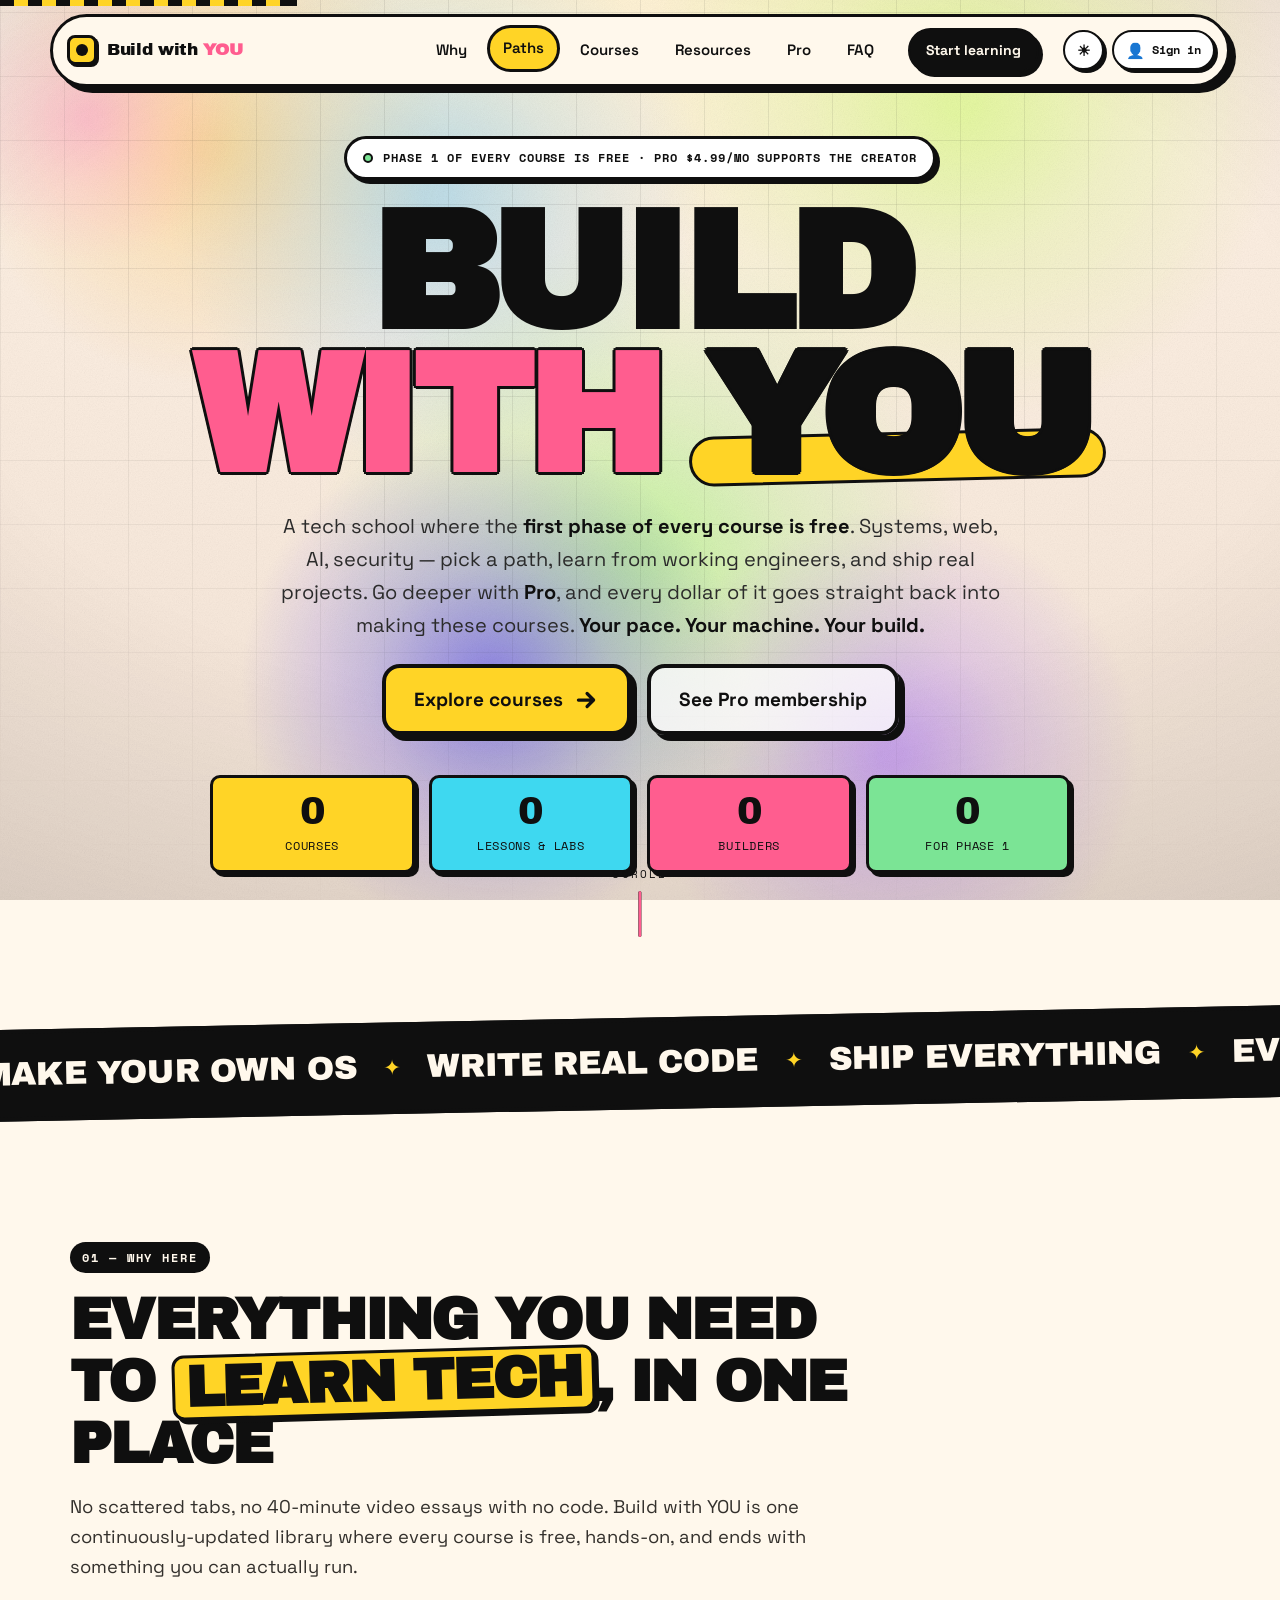
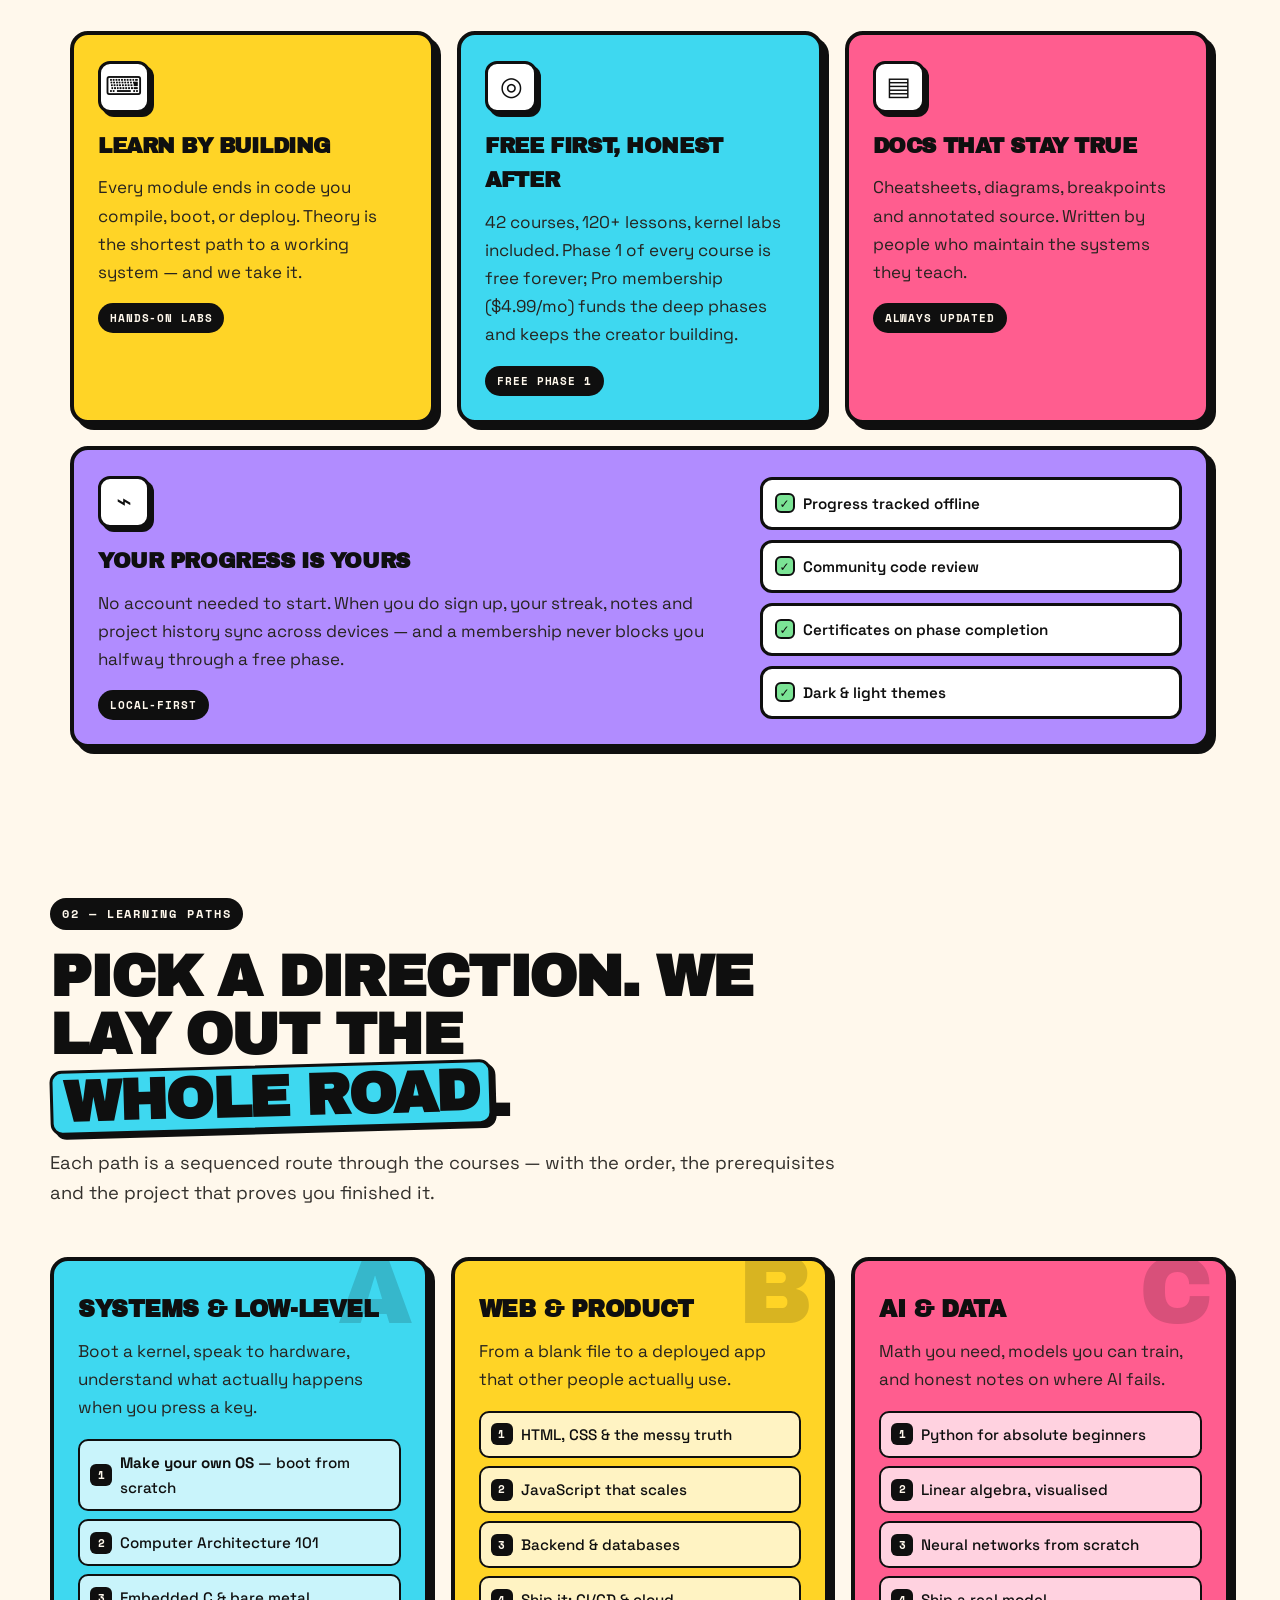
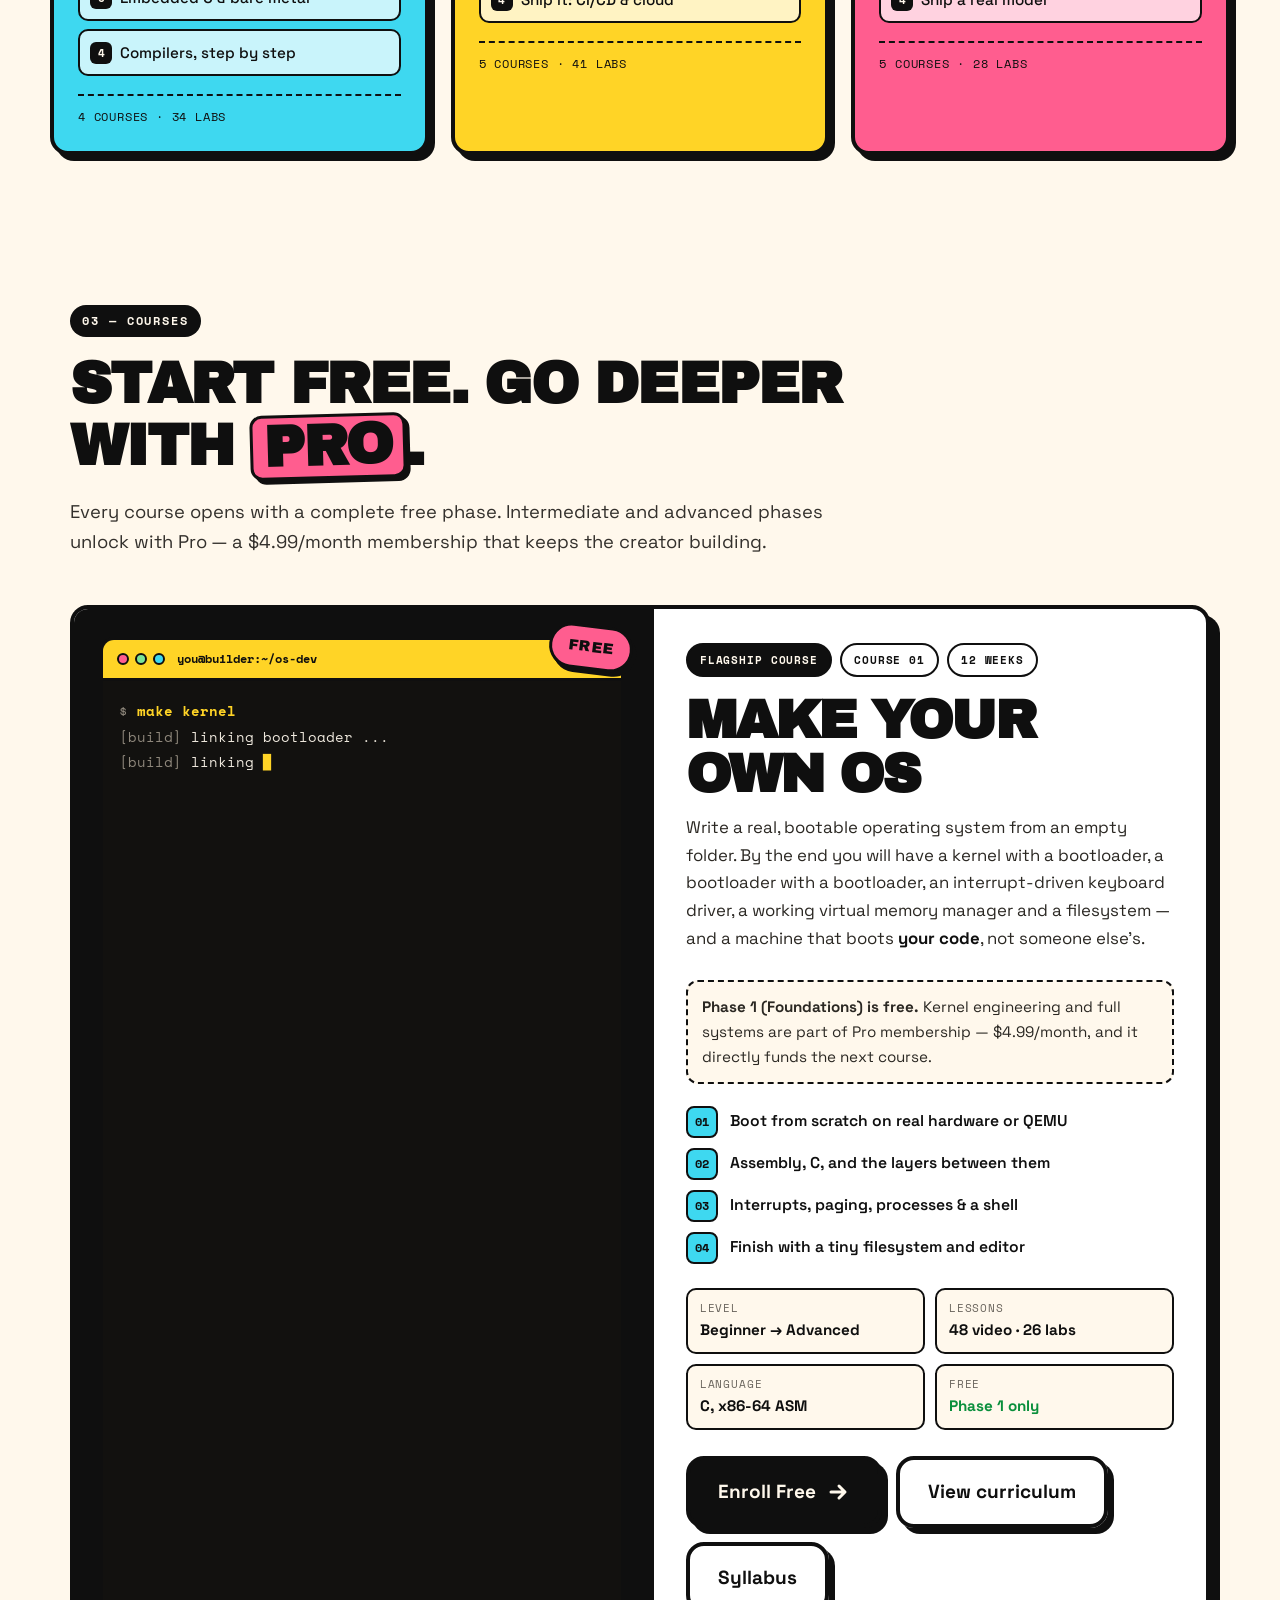
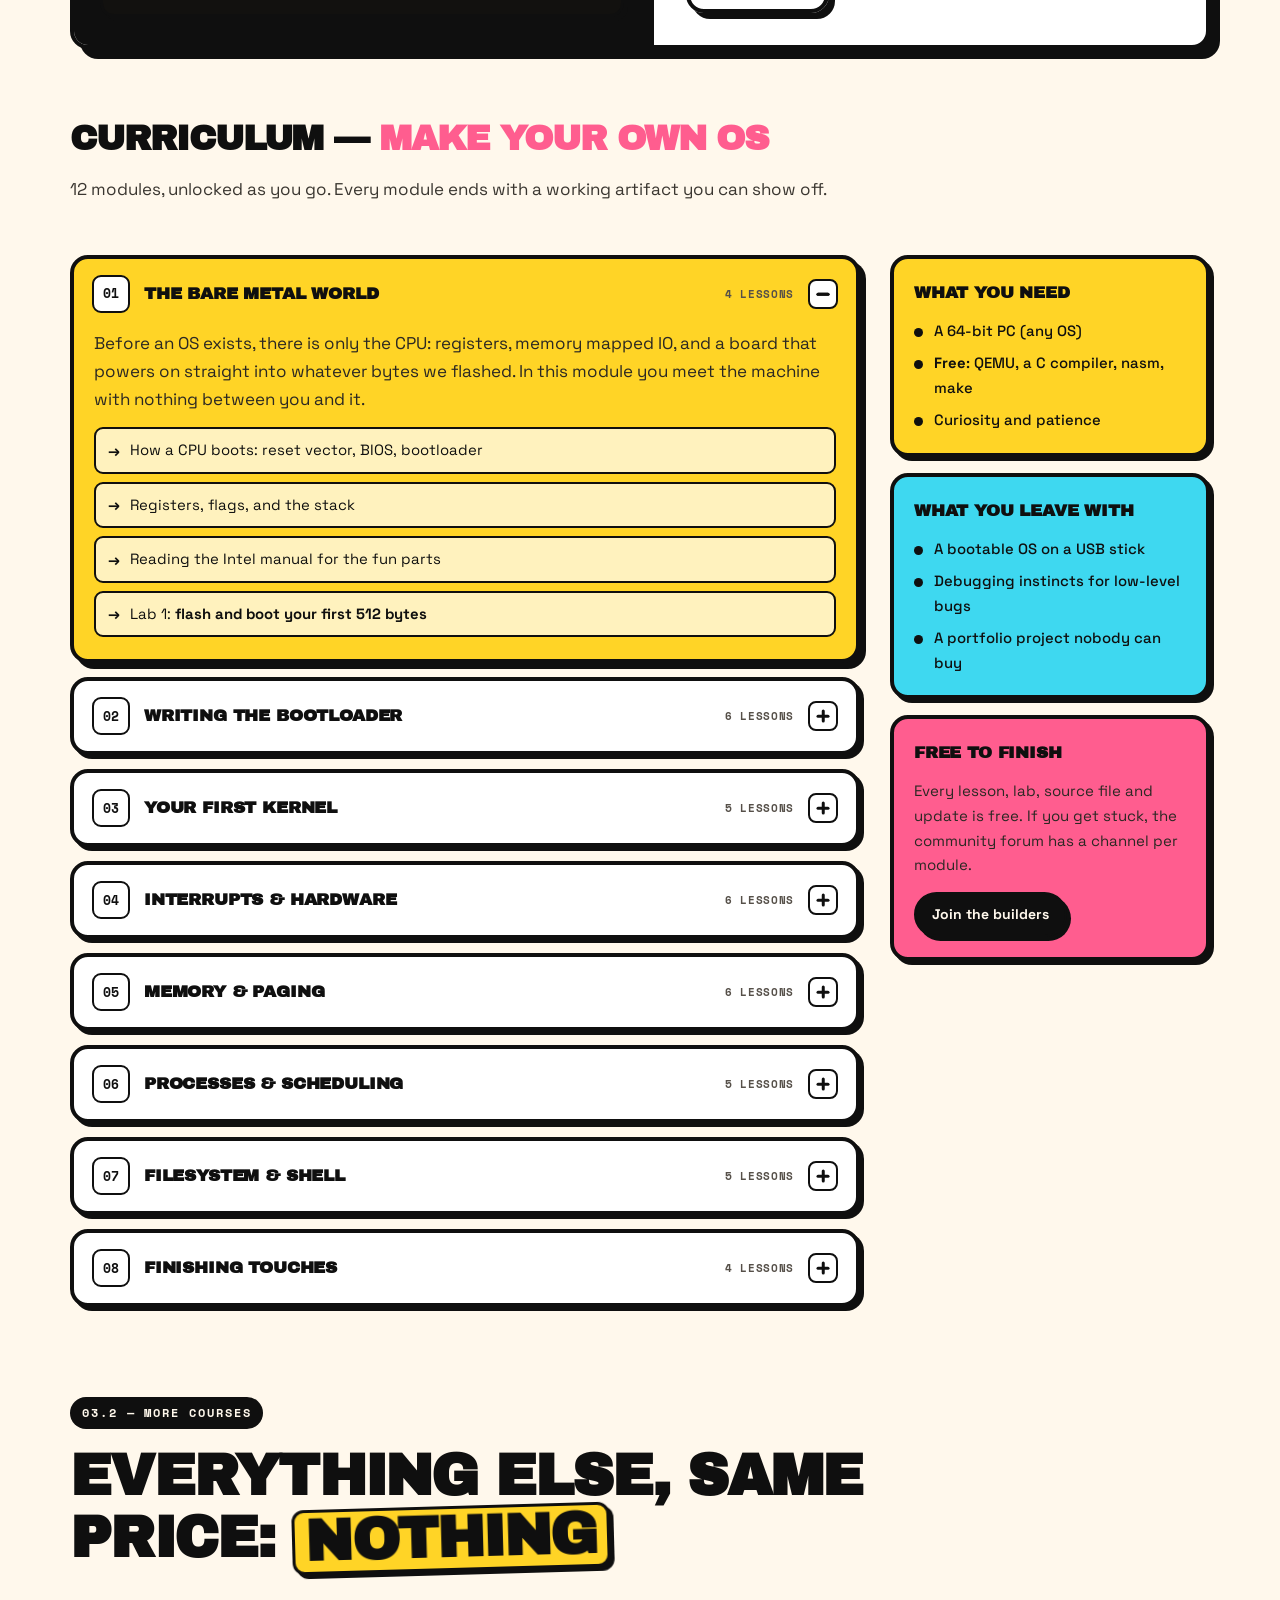
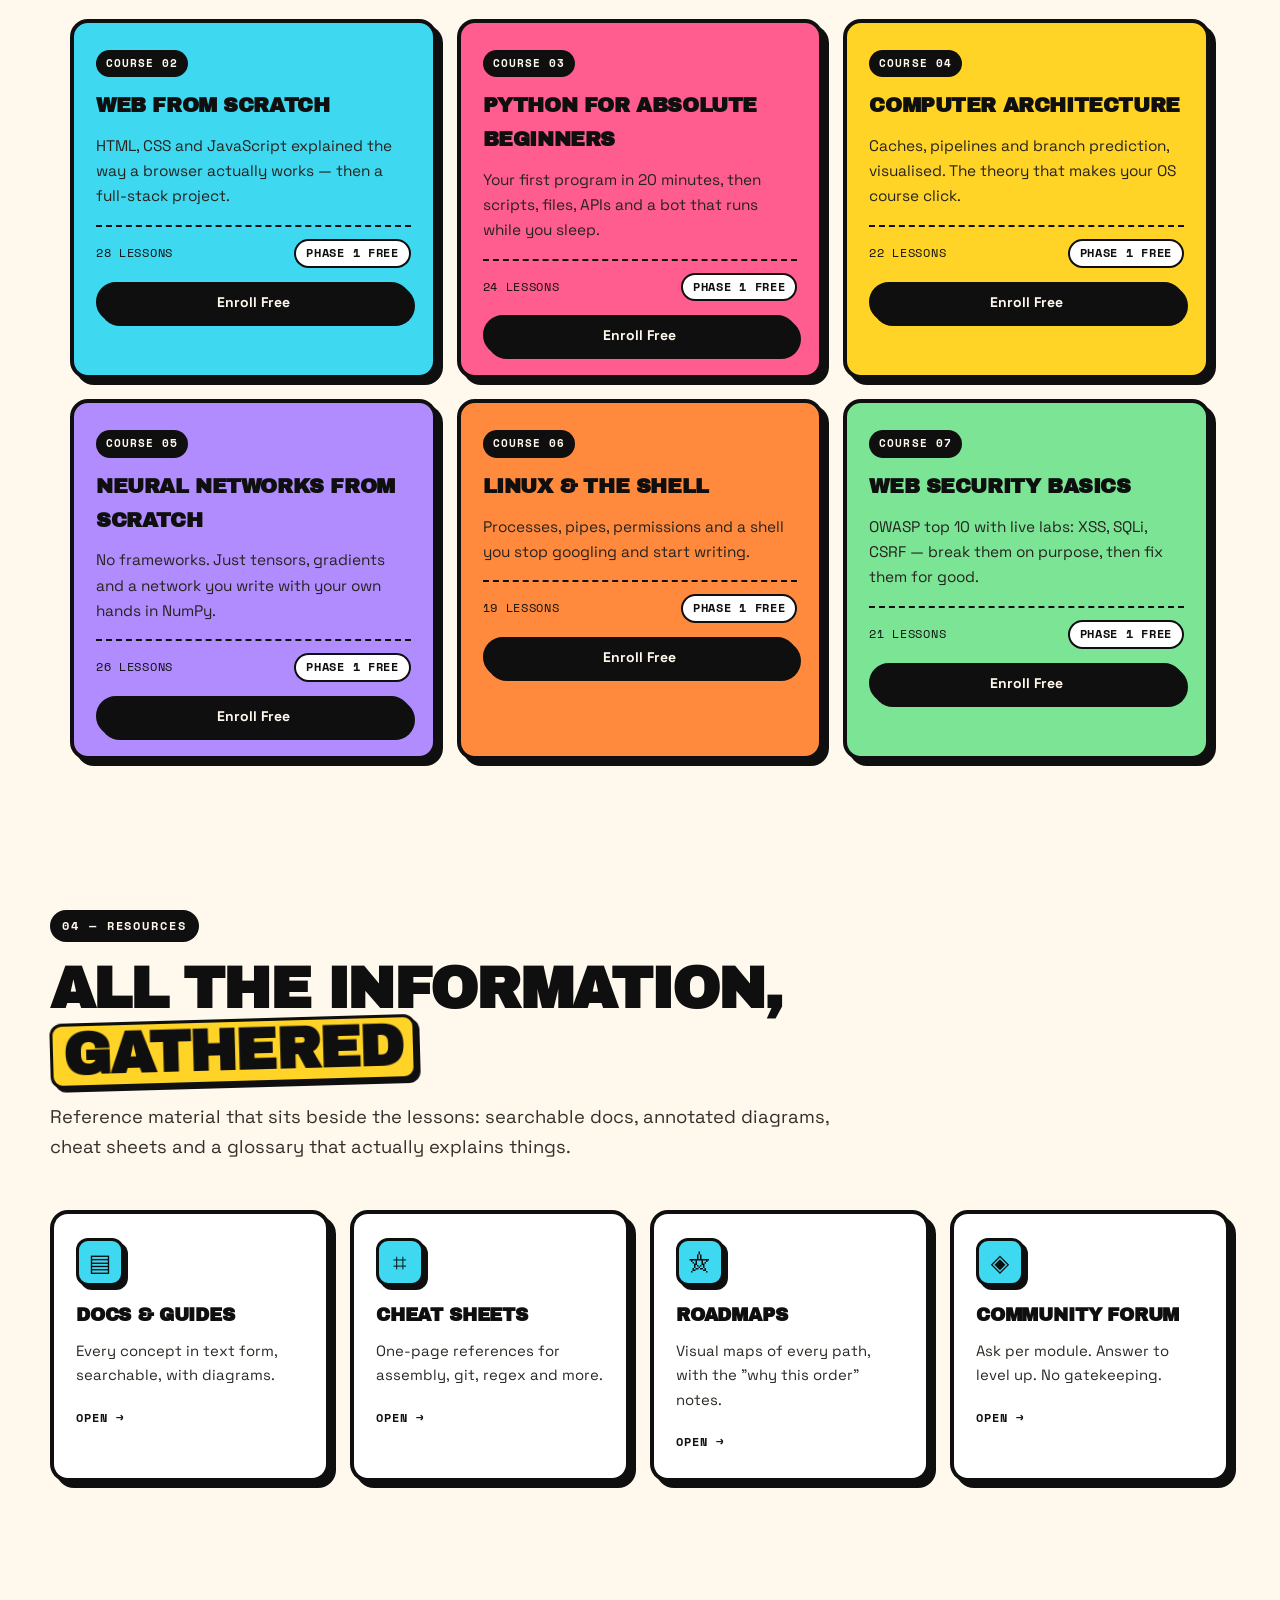
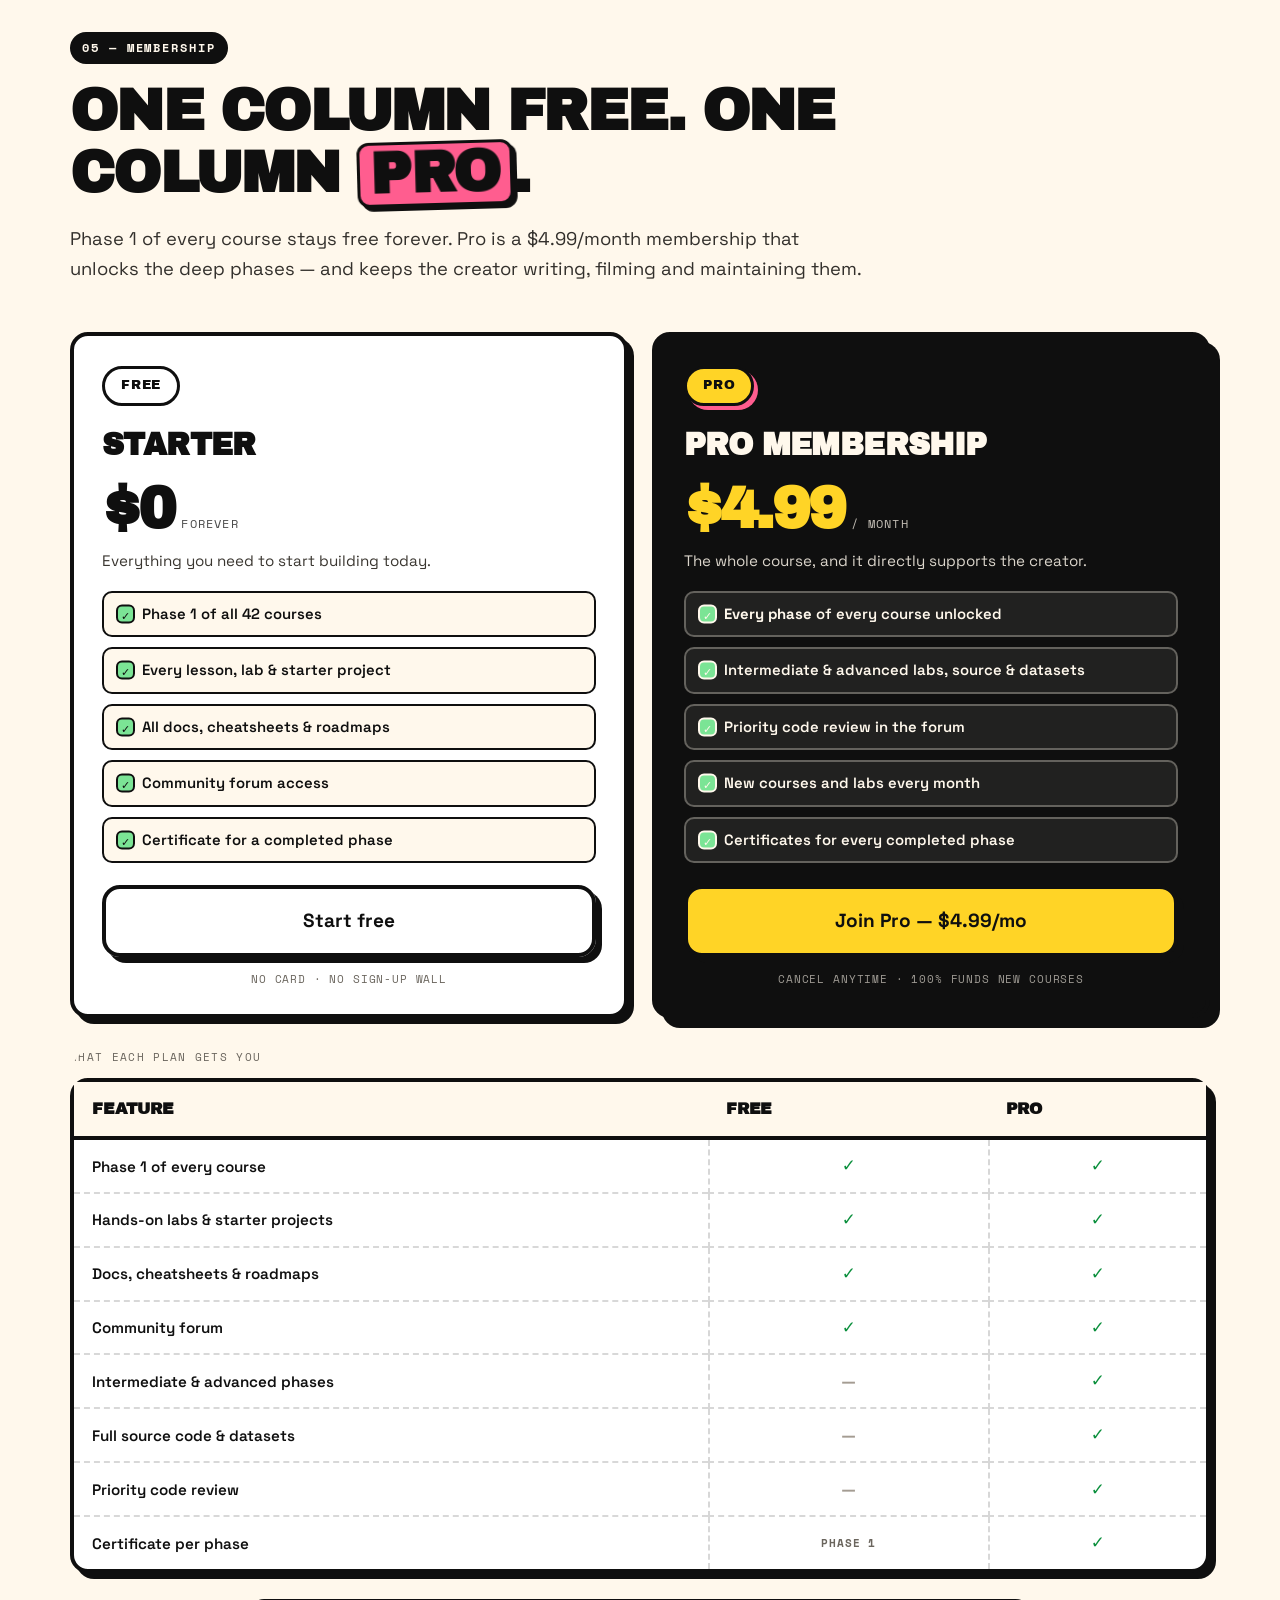
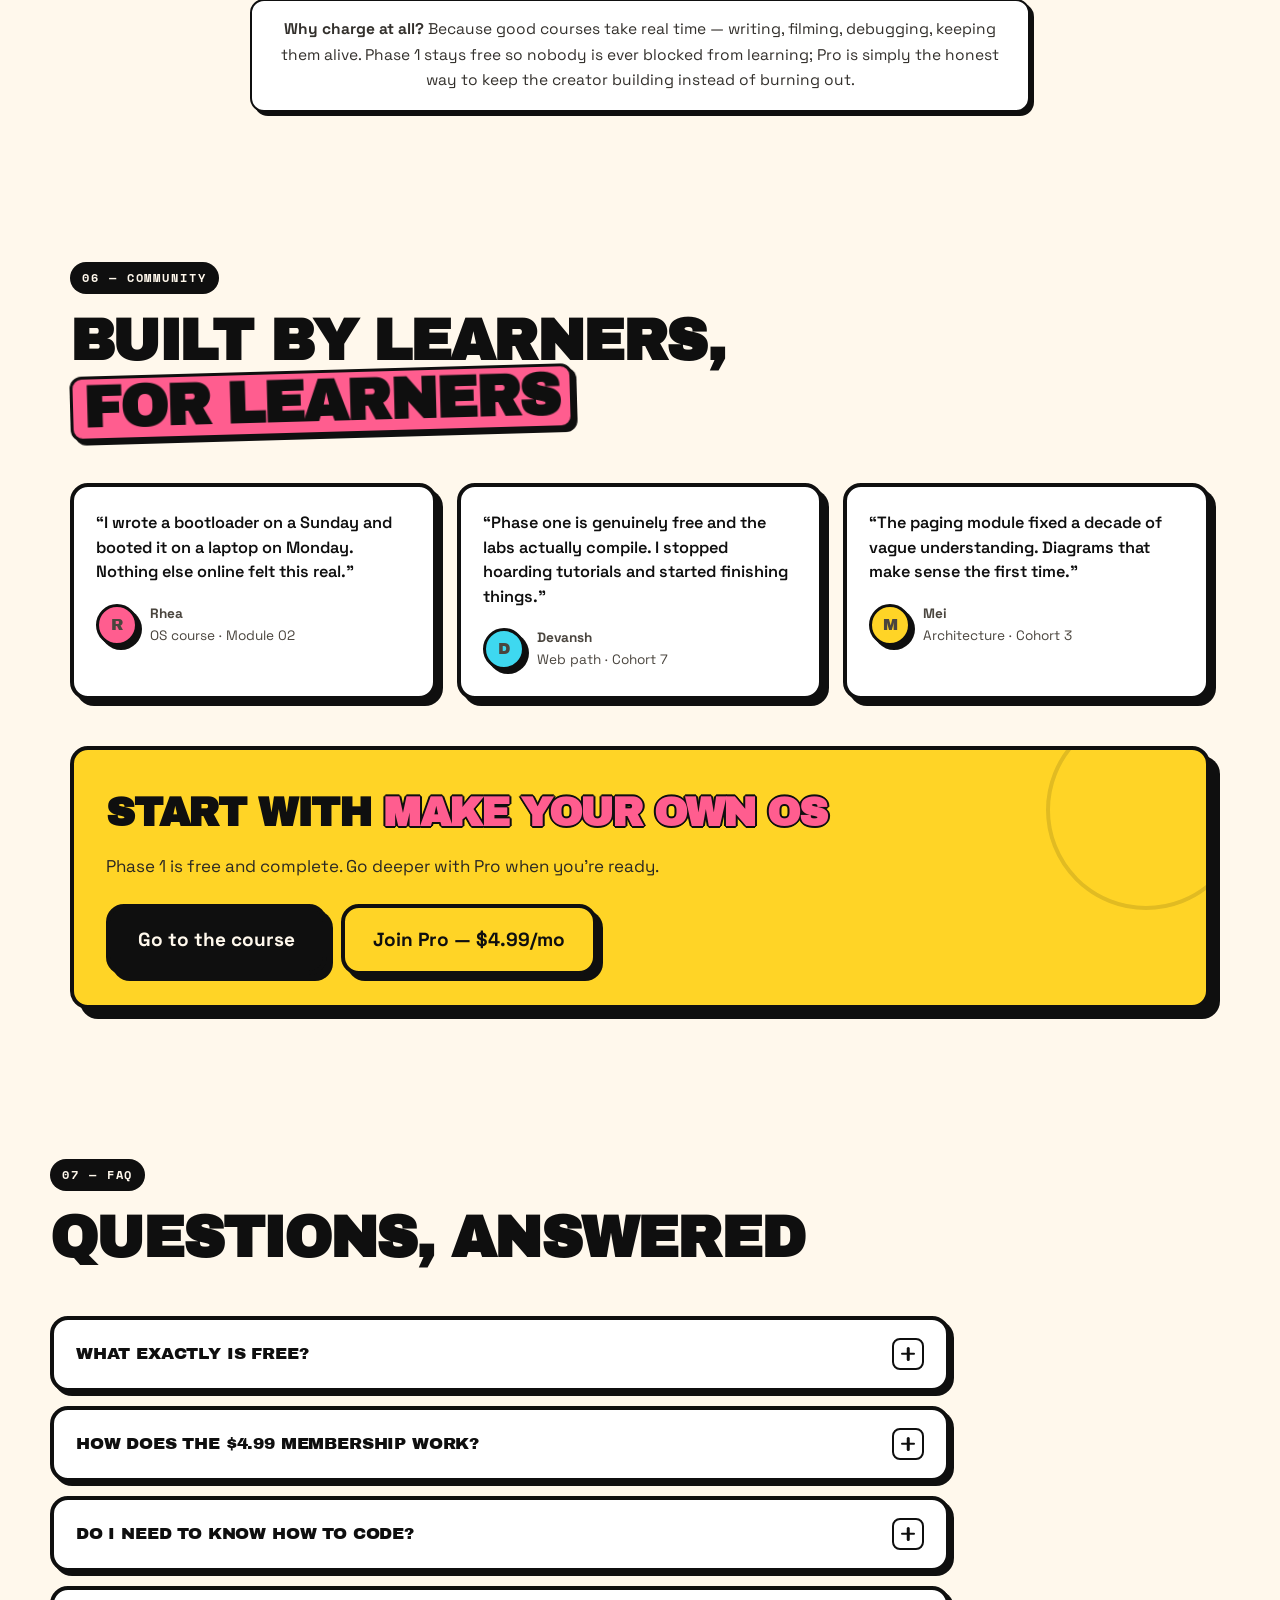
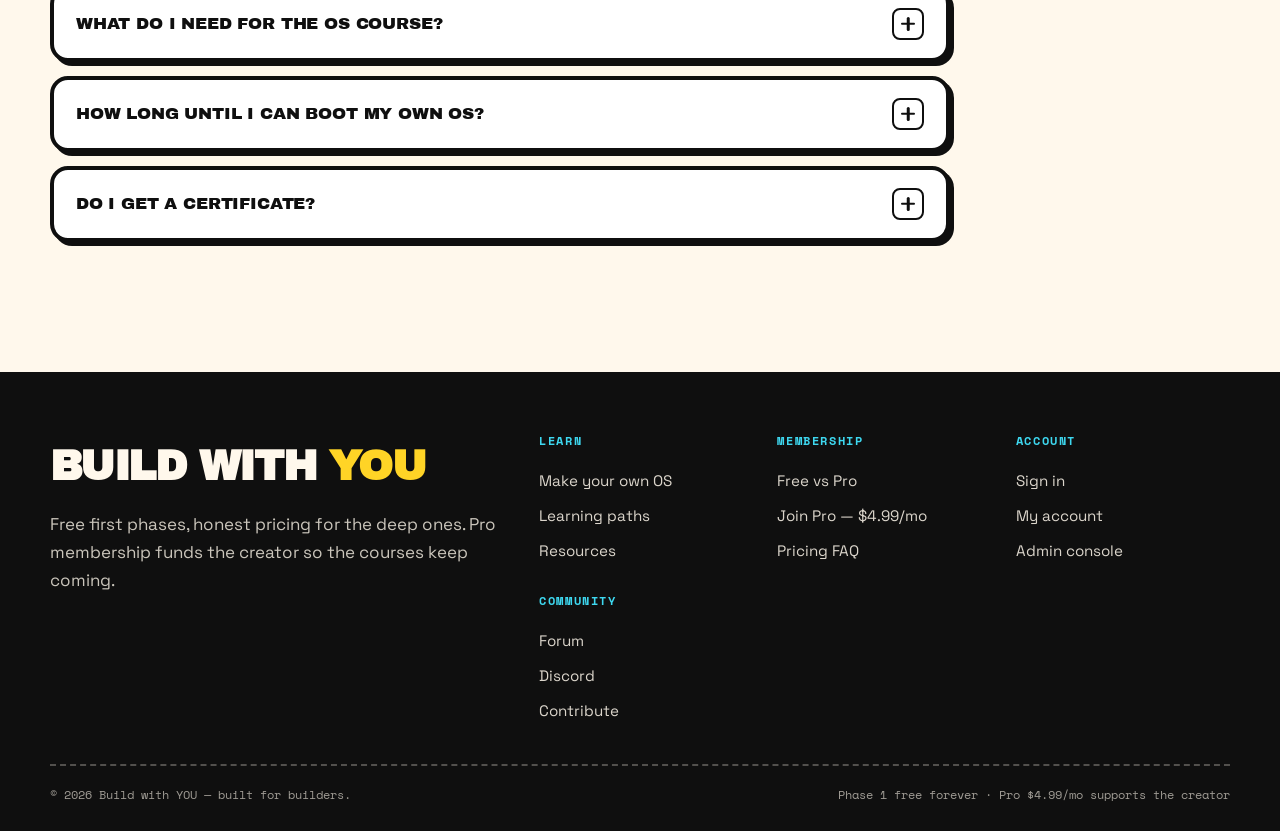
<file: index.html>
<!DOCTYPE html>
<html lang="en">
<head>
<meta charset="UTF-8" />
<meta name="viewport" content="width=device-width, initial-scale=1.0" />
<title>Build with YOU — Learn Anything in Tech, 100% Free</title>
<meta name="description" content="Build with YOU is a free, open tech school. Learn operating systems, web development, AI and more — every course free, every path curated by working engineers." />
<meta name="theme-color" content="#FFD426" />
<link rel="preconnect" href="https://fonts.googleapis.com">
<link rel="preconnect" href="https://fonts.gstatic.com" crossorigin>
<link href="https://fonts.googleapis.com/css2?family=Archivo+Black&family=Space+Grotesk:wght@400;500;600;700&family=Space+Mono:wght@400;700&display=swap" rel="stylesheet">
<link rel="icon" href="data:image/svg+xml,<svg xmlns='http://www.w3.org/2000/svg' viewBox='0 0 100 100'><rect width='100' height='100' rx='18' fill='%23FFD426'/><rect x='14' y='30' width='72' height='44' rx='8' fill='%23111'/><rect x='22' y='38' width='56' height='8' fill='%23FF5D8F'/><rect x='22' y='52' width='36' height='8' fill='%2335E0E8'/></svg>">
<link rel="stylesheet" href="styles.css" />
<script>
  /* apply the saved theme before first paint (no flash) */
  (function () {
    try {
      var pref = JSON.parse(localStorage.getItem('bwy_theme') || 'null') ||
                 JSON.parse(localStorage.getItem('bwy_default_theme') || '"light"');
      var t = (pref === 'system')
        ? (window.matchMedia('(prefers-color-scheme: dark)').matches ? 'dark' : 'light')
        : (pref || 'light');
      document.documentElement.setAttribute('data-theme', t);
      document.documentElement.style.colorScheme = t;
    } catch (e) {}
  })();
</script>
<noscript><style>.reveal{opacity:1 !important;transform:none !important}</style></noscript>
</head>
<body>

<!-- ===================== FIXED ANIMATED BACKGROUND ===================== -->
<div class="bg-layer" aria-hidden="true">
  <canvas id="bgCanvas"></canvas>
  <div class="bg-grid"></div>
  <div class="bg-noise"></div>
  <div class="bg-vignette"></div>
</div>

<!-- Scroll progress bar -->
<div class="progress" aria-hidden="true"><span id="progressBar"></span></div>

<!-- ===================== NAV ===================== -->
<header class="nav" id="nav">
  <a class="nav__brand" href="#top">
    <span class="nav__mark" aria-hidden="true">
      <span class="nav__mark-dot"></span>
    </span>
    <span class="nav__brand-text">Build with <b>YOU</b></span>
  </a>

  <nav class="nav__links" id="navLinks" aria-label="Primary">
    <a href="#why">Why</a>
    <a href="#paths">Paths</a>
    <a href="#courses">Courses</a>
    <a href="#resources">Resources</a>
    <a href="#membership">Pro</a>
    <a href="#faq">FAQ</a>
  </nav>

  <a class="btn btn--sm btn--dark nav__cta" href="#courses">Start learning</a>

  <div class="nav__tools">
    <button class="nav__tool" id="themeToggle" type="button" aria-label="Switch theme" title="Light / dark">
      <span class="nav__tool-icon" id="themeIcon">☀</span>
    </button>
    <a class="nav__tool nav__tool--account" id="accountLink" href="login.html" aria-label="Sign in">
      <span class="nav__tool-icon" id="accountIcon">👤</span>
      <span class="nav__tool-label" id="accountLabel">Sign in</span>
    </a>
  </div>

  <button class="nav__toggle" id="navToggle" aria-label="Open menu" aria-expanded="false" aria-controls="navLinks">
    <span></span><span></span><span></span>
  </button>
</header>

<main id="top">

<!-- ===================== HERO ===================== -->
<section class="hero">
  <div class="hero__badge reveal">
    <span class="dot-pulse"></span>
    PHASE 1 OF EVERY COURSE IS FREE · PRO $4.99/MO SUPPORTS THE CREATOR
  </div>

  <h1 class="hero__title">
    <span class="hero__line reveal" style="--d:.05s">Build</span>
    <span class="hero__line hero__line--alt reveal" style="--d:.12s">with <span class="scribble">YOU</span></span>
  </h1>

  <p class="hero__sub reveal" style="--d:.2s">
    A tech school where the <strong>first phase of every course is free</strong>. Systems, web, AI, security —
    pick a path, learn from working engineers, and ship real projects.
    Go deeper with <strong>Pro</strong>, and every dollar of it goes straight back into making these courses.
    <strong>Your pace. Your machine. Your build.</strong>
  </p>

  <div class="hero__actions reveal" style="--d:.28s">
    <a class="btn btn--big btn--yellow" href="#courses">
      <span>Explore courses</span>
      <svg viewBox="0 0 24 24" width="26" height="26" aria-hidden="true"><path d="M5 12h13M13 6l6 6-6 6" fill="none" stroke="currentColor" stroke-width="3" stroke-linecap="round" stroke-linejoin="round"/></svg>
    </a>
    <a class="btn btn--big btn--ghost" href="#membership">
      <span>See Pro membership</span>
    </a>
  </div>

  <div class="hero__stats reveal" style="--d:.36s">
    <div class="stat">
      <span class="stat__num" data-count="42">0</span>
      <span class="stat__label">Courses</span>
    </div>
    <div class="stat">
      <span class="stat__num" data-count="120" data-suffix="+">0</span>
      <span class="stat__label">Lessons &amp; labs</span>
    </div>
    <div class="stat">
      <span class="stat__num" data-count="18" data-suffix="k">0</span>
      <span class="stat__label">Builders</span>
    </div>
    <div class="stat">
      <span class="stat__num" data-count="0" data-prefix="$">0</span>
      <span class="stat__label">For phase 1</span>
    </div>
  </div>

  <div class="hero__scroll" aria-hidden="true">
    <span>scroll</span>
    <span class="hero__scroll-line"></span>
  </div>
</section>

<!-- ===================== MARQUEE ===================== -->
<div class="marquee-wrap" aria-hidden="true">
  <div class="marquee">
    <div class="marquee__track">
      <span>MAKE YOUR OWN OS</span><span class="marquee__sep">✦</span>
      <span>WRITE REAL CODE</span><span class="marquee__sep">✦</span>
      <span>SHIP EVERYTHING</span><span class="marquee__sep">✦</span>
      <span>EVERYTHING IS FREE</span><span class="marquee__sep">✦</span>
      <span>PRO SUPPORTS THE CREATOR</span><span class="marquee__sep">✦</span>
      <span>BUILD WITH YOU</span><span class="marquee__sep">✦</span>
      <span>MAKE YOUR OWN OS</span><span class="marquee__sep">✦</span>
      <span>WRITE REAL CODE</span><span class="marquee__sep">✦</span>
      <span>SHIP EVERYTHING</span><span class="marquee__sep">✦</span>
      <span>EVERYTHING IS FREE</span><span class="marquee__sep">✦</span>
      <span>PRO SUPPORTS THE CREATOR</span><span class="marquee__sep">✦</span>
      <span>BUILD WITH YOU</span><span class="marquee__sep">✦</span>
    </div>
  </div>
</div>

<!-- ===================== WHY ===================== -->
<section class="section" id="why">
  <div class="section__head">
    <span class="eyebrow">01 — why here</span>
    <h2 class="section__title reveal">Everything you need to <span class="hl hl--yellow">learn tech</span>, in one place</h2>
    <p class="section__lead reveal">No scattered tabs, no 40-minute video essays with no code. Build with YOU is one continuously-updated library where every course is free, hands-on, and ends with something you can actually run.</p>
  </div>

  <div class="bento">
    <article class="card card--yellow reveal">
      <div class="card__icon">⌨</div>
      <h3>Learn by building</h3>
      <p>Every module ends in code you compile, boot, or deploy. Theory is the shortest path to a working system — and we take it.</p>
      <div class="card__tag">Hands-on labs</div>
    </article>

    <article class="card card--cyan reveal" style="--d:.06s">
      <div class="card__icon">◎</div>
      <h3>Free first, honest after</h3>
      <p>42 courses, 120+ lessons, kernel labs included. Phase 1 of every course is free forever; Pro membership ($4.99/mo) funds the deep phases and keeps the creator building.</p>
      <div class="card__tag">Free phase 1</div>
    </article>

    <article class="card card--pink reveal" style="--d:.12s">
      <div class="card__icon">▤</div>
      <h3>Docs that stay true</h3>
      <p>Cheatsheets, diagrams, breakpoints and annotated source. Written by people who maintain the systems they teach.</p>
      <div class="card__tag">Always updated</div>
    </article>

    <article class="card card--purple card--wide reveal" style="--d:.18s">
      <div class="card__split">
        <div>
          <div class="card__icon">⌁</div>
          <h3>Your progress is yours</h3>
          <p>No account needed to start. When you do sign up, your streak, notes and project history sync across devices — and a membership never blocks you halfway through a free phase.</p>
          <div class="card__tag">Local-first</div>
        </div>
        <ul class="ticklist">
          <li>Progress tracked offline</li>
          <li>Community code review</li>
          <li>Certificates on phase completion</li>
          <li>Dark &amp; light themes</li>
        </ul>
      </div>
    </article>
  </div>
</section>

<!-- ===================== LEARNING PATHS ===================== -->
<section class="section section--alt" id="paths">
  <div class="section__head">
    <span class="eyebrow">02 — learning paths</span>
    <h2 class="section__title reveal">Pick a direction. We lay out the <span class="hl hl--cyan">whole road</span>.</h2>
    <p class="section__lead reveal">Each path is a sequenced route through the courses — with the order, the prerequisites and the project that proves you finished it.</p>
  </div>

  <div class="paths">
    <article class="path path--a reveal">
      <span class="path__num">A</span>
      <h3>Systems &amp; Low-Level</h3>
      <p class="path__desc">Boot a kernel, speak to hardware, understand what actually happens when you press a key.</p>
      <ol class="path__steps">
        <li><b>Make your own OS</b> — boot from scratch</li>
        <li>Computer Architecture 101</li>
        <li>Embedded C &amp; bare metal</li>
        <li>Compilers, step by step</li>
      </ol>
      <div class="path__meta">4 courses · 34 labs</div>
    </article>

    <article class="path path--b reveal" style="--d:.08s">
      <span class="path__num">B</span>
      <h3>Web &amp; Product</h3>
      <p class="path__desc">From a blank file to a deployed app that other people actually use.</p>
      <ol class="path__steps">
        <li>HTML, CSS &amp; the messy truth</li>
        <li>JavaScript that scales</li>
        <li>Backend &amp; databases</li>
        <li>Ship it: CI/CD &amp; cloud</li>
      </ol>
      <div class="path__meta">5 courses · 41 labs</div>
    </article>

    <article class="path path--c reveal" style="--d:.16s">
      <span class="path__num">C</span>
      <h3>AI &amp; Data</h3>
      <p class="path__desc">Math you need, models you can train, and honest notes on where AI fails.</p>
      <ol class="path__steps">
        <li>Python for absolute beginners</li>
        <li>Linear algebra, visualised</li>
        <li>Neural networks from scratch</li>
        <li>Ship a real model</li>
      </ol>
      <div class="path__meta">5 courses · 28 labs</div>
    </article>
  </div>
</section>

<!-- ===================== COURSES ===================== -->
<section class="section" id="courses">
  <div class="section__head">
    <span class="eyebrow">03 — courses</span>
    <h2 class="section__title reveal">Start free. Go deeper with <span class="hl hl--pink">Pro</span>.</h2>
    <p class="section__lead reveal">Every course opens with a complete free phase. Intermediate and advanced phases unlock with Pro — a $4.99/month membership that keeps the creator building.</p>
  </div>

  <!-- ===== FEATURED COURSE: MAKE YOUR OWN OS ===== -->
  <article class="course-hero reveal" id="make-your-own-os">
    <div class="course-hero__media">
      <div class="term" id="term">
        <div class="term__bar">
          <span class="term__dots"><i></i><i></i><i></i></span>
          <span class="term__title">you@builder:~/os-dev</span>
        </div>
        <pre class="term__body" id="termBody"><span class="t-dim">$</span> <span class="t-cmd">make kernel</span>
<span class="t-dim">[build]</span> linking bootloader ...
<span class="t-dim">[build]</span> linking kernel.bin  <span class="t-ok">OK</span>
<span class="t-dim">[run  ]</span> qemu -drive format=raw,file=os.bin
<span class="t-dim">[ok  ]</span> GRUB loaded. 1280x800. Entering protected mode.
<span class="t-hi">Build with YOU — you are now an OS developer.</span></pre>
      </div>
      <div class="course-hero__stamp">FREE</div>
    </div>

    <div class="course-hero__body">
      <div class="course-hero__eyebrow">
        <span class="pill pill--dark">Flagship course</span>
        <span class="pill pill--outline">Course 01</span>
        <span class="pill pill--outline">12 weeks</span>
      </div>

      <h3 class="course-hero__title">Make your own OS</h3>

      <p class="course-hero__lead">
        Write a real, bootable operating system from an empty folder. By the end you will have
        a kernel with a bootloader, a bootloader with a bootloader, an interrupt-driven keyboard
        driver, a working virtual memory manager and a filesystem — and a machine that boots
        <strong>your code</strong>, not someone else's.
        <br /><br />
        <span class="course-hero__note"><b>Phase 1 (Foundations) is free.</b> Kernel engineering and full
        systems are part of Pro membership — $4.99/month, and it directly funds the next course.</span>
      </p>

      <ul class="hero-points">
        <li><span>01</span> Boot from scratch on real hardware or QEMU</li>
        <li><span>02</span> Assembly, C, and the layers between them</li>
        <li><span>03</span> Interrupts, paging, processes &amp; a shell</li>
        <li><span>04</span> Finish with a tiny filesystem and editor</li>
      </ul>

      <div class="course-hero__meta">
        <div class="meta"><span class="meta__k">Level</span><span class="meta__v">Beginner → Advanced</span></div>
        <div class="meta"><span class="meta__k">Lessons</span><span class="meta__v">48 video · 26 labs</span></div>
        <div class="meta"><span class="meta__k">Language</span><span class="meta__v">C, x86-64 ASM</span></div>
        <div class="meta"><span class="meta__k">Free</span><span class="meta__v meta__v--free">Phase 1 only</span></div>
      </div>

      <div class="course-hero__actions">
        <button class="btn btn--big btn--dark" data-enroll="os">
          <span>Enroll Free</span>
          <svg viewBox="0 0 24 24" width="24" height="24" aria-hidden="true"><path d="M5 12h13M13 6l6 6-6 6" fill="none" stroke="currentColor" stroke-width="3" stroke-linecap="round" stroke-linejoin="round"/></svg>
        </button>
        <a class="btn btn--big btn--ghost" href="#curriculum">View curriculum</a>
        <a class="btn btn--big btn--ghost" href="#resources">Syllabus</a>
      </div>
    </div>
  </article>

  <!-- ===== CURRICULUM ===== -->
  <div class="curriculum" id="curriculum">
    <div class="curriculum__head reveal">
      <h3 class="curriculum__title">Curriculum — <span>Make your own OS</span></h3>
      <p class="curriculum__lead">12 modules, unlocked as you go. Every module ends with a working artifact you can show off.</p>
    </div>

    <div class="modules" id="modules">
      <details class="module reveal" open>
        <summary class="module__head">
          <span class="module__idx">01</span>
          <span class="module__name">The Bare Metal World</span>
          <span class="module__time">4 lessons</span>
          <span class="module__toggle" aria-hidden="true"></span>
        </summary>
        <div class="module__body">
          <p>Before an OS exists, there is only the CPU: registers, memory mapped IO, and a board that powers on straight into whatever bytes we flashed. In this module you meet the machine with nothing between you and it.</p>
          <ul class="module__list">
            <li>How a CPU boots: reset vector, BIOS, bootloader</li>
            <li>Registers, flags, and the stack</li>
            <li>Reading the Intel manual for the fun parts</li>
            <li>Lab 1: <b>flash and boot your first 512 bytes</b></li>
          </ul>
        </div>
      </details>

      <details class="module reveal">
        <summary class="module__head">
          <span class="module__idx">02</span>
          <span class="module__name">Writing the Bootloader</span>
          <span class="module__time">6 lessons</span>
          <span class="module__toggle" aria-hidden="true"></span>
        </summary>
        <div class="module__body">
          <p>The bootloader is the first program on the machine: it sets up the stack, loads the kernel into memory, switches the CPU into protected or long mode, and jumps to the kernel entry point. Small program, enormous consequences.</p>
          <ul class="module__list">
            <li>Writing 16-bit real mode assembly</li>
            <li>BIOS interrupts: disk, video, keyboard</li>
            <li>Protected mode, GDT, and segment setup</li>
            <li>Lab 2: <b>bootloader that loads a kernel and prints a character</b></li>
          </ul>
        </div>
      </details>

      <details class="module reveal">
        <summary class="module__head">
          <span class="module__idx">03</span>
          <span class="module__name">Your First Kernel</span>
          <span class="module__time">5 lessons</span>
          <span class="module__toggle" aria-hidden="true"></span>
        </summary>
        <div class="module__body">
          <p>Now you own the machine. We build a kernel entry point, a working driver/console, and the long jump to 64-bit mode so you can write the rest of the OS in comfortable C.</p>
          <ul class="module__list">
            <li>Kernel entry, 32 → 64 bit long mode</li>
            <li>Compiling with the exact linker script you need</li>
            <li>Memory-mapped VGA text output</li>
            <li>Lab 3: <b>a kernel that prints "Build with YOU" to the screen</b></li>
          </ul>
        </div>
      </details>

      <details class="module reveal">
        <summary class="module__head">
          <span class="module__idx">04</span>
          <span class="module__name">Interrupts &amp; Hardware</span>
          <span class="module__time">6 lessons</span>
          <span class="module__toggle" aria-hidden="true"></span>
        </summary>
        <div class="module__body">
          <p>Hardware interrupts are how the outside world gets a word in. We set up the IDT, handle timer ticks, and drive the keyboard — the moment your OS starts feeling alive.</p>
          <ul class="module__list">
            <li>CPU interrupt handling, the IDT, and ISR stubs</li>
            <li>Programmable Interval Timer, and why you want a tick</li>
            <li>Scancodes to characters: a PS/2 keyboard driver</li>
            <li>Lab 4: <b>type on the host keyboard and see it appear in your OS</b></li>
          </ul>
        </div>
      </details>

      <details class="module reveal">
        <summary class="module__head">
          <span class="module__idx">05</span>
          <span class="module__name">Memory &amp; Paging</span>
          <span class="module__time">6 lessons</span>
          <span class="module__toggle" aria-hidden="true"></span>
        </summary>
        <div class="module__body">
          <p>Physical memory is a raw, flat, terrifying canvas. We give the CPU a page table and turn that canvas into a protected, virtual address space.</p>
          <ul class="module__list">
            <li>Physical vs virtual addresses, and the cost of a lookup</li>
            <li>CR3, page tables, TLB, and a page fault</li>
            <li>Heap allocation: malloc from scratch</li>
            <li>Lab 5: <b>a heap allocator that survives a fragmentation test</b></li>
          </ul>
        </div>
      </details>

      <details class="module reveal">
        <summary class="module__head">
          <span class="module__idx">06</span>
          <span class="module__name">Processes &amp; Scheduling</span>
          <span class="module__time">5 lessons</span>
          <span class="module__toggle" aria-hidden="true"></span>
        </summary>
        <div class="module__body">
          <p>Now the kernel can multitask: multiple programs, separate address spaces, and a scheduler deciding who gets the CPU next. This is where an OS stops being a demo and starts being an OS.</p>
          <ul class="module__list">
            <li>Task control blocks and context switching</li>
            <li>Round-robin and priority scheduling</li>
            <li>System calls: the user/kernel boundary</li>
            <li>Lab 6: <b>run three programs at once and watch them switch</b></li>
          </ul>
        </div>
      </details>

      <details class="module reveal">
        <summary class="module__head">
          <span class="module__idx">07</span>
          <span class="module__name">Filesystem &amp; Shell</span>
          <span class="module__time">5 lessons</span>
          <span class="module__toggle" aria-hidden="true"></span>
        </summary>
        <div class="module__body">
          <p>Storage gives memory a past. We build a simple filesystem, mount it, and give the user a shell so the whole thing becomes usable by a human — not just you.</p>
          <ul class="module__list">
            <li>Reading and writing a RAM disk image</li>
            <li>Inodes, directories and a FAT-style table</li>
            <li>A command shell with pipes and redirection</li>
            <li>Lab 7: <b>a shell where you can ls, cat, and cd your own disk</b></li>
          </ul>
        </div>
      </details>

      <details class="module reveal">
        <summary class="module__head">
          <span class="module__idx">08</span>
          <span class="module__name">Finishing Touches</span>
          <span class="module__time">4 lessons</span>
          <span class="module__toggle" aria-hidden="true"></span>
        </summary>
        <div class="module__body">
          <p>Polish, portability and the bits that make a demo feel like a product: a text editor, drivers, and getting your OS onto a USB stick for real hardware.</p>
          <ul class="module__list">
            <li>Write a tiny editor inside your OS</li>
            <li>Drivers, serial ports, and a basic driver model</li>
            <li>Booting your OS on real hardware</li>
            <li>Final project: <b>ship your OS as a bootable USB image</b></li>
          </ul>
        </div>
      </details>
    </div>

    <div class="curriculum__side reveal">
      <div class="side-card side-card--yellow">
        <h4>What you need</h4>
        <ul class="dotlist">
          <li>A 64-bit PC (any OS)</li>
          <li><b>Free</b>: QEMU, a C compiler, nasm, make</li>
          <li>Curiosity and patience</li>
        </ul>
      </div>
      <div class="side-card side-card--cyan">
        <h4>What you leave with</h4>
        <ul class="dotlist">
          <li>A bootable OS on a USB stick</li>
          <li>Debugging instincts for low-level bugs</li>
          <li>A portfolio project nobody can buy</li>
        </ul>
      </div>
      <div class="side-card side-card--pink">
        <h4>Free to finish</h4>
        <p>Every lesson, lab, source file and update is free. If you get stuck, the community forum has a channel per module.</p>
        <a class="btn btn--dark btn--sm" href="#community"><span>Join the builders</span></a>
      </div>
    </div>
  </div>

  <!-- ===== MORE COURSES ===== -->
  <div class="section__head section__head--sub">
    <span class="eyebrow">03.2 — more courses</span>
    <h3 class="section__title reveal">Everything else, same price: <span class="hl hl--yellow">nothing</span></h3>
  </div>

  <div class="course-grid">
    <article class="ccard ccard--cyan reveal">
      <span class="ccard__tag">Course 02</span>
      <h3>Web from Scratch</h3>
      <p>HTML, CSS and JavaScript explained the way a browser actually works — then a full-stack project.</p>
      <div class="ccard__foot"><span>28 lessons</span><span class="ccard__free">Phase 1 free</span></div>
      <button class="btn btn--dark btn--sm ccard__btn" data-enroll="web">Enroll Free</button>
    </article>

    <article class="ccard ccard--pink reveal" style="--d:.06s">
      <span class="ccard__tag">Course 03</span>
      <h3>Python for Absolute Beginners</h3>
      <p>Your first program in 20 minutes, then scripts, files, APIs and a bot that runs while you sleep.</p>
      <div class="ccard__foot"><span>24 lessons</span><span class="ccard__free">Phase 1 free</span></div>
      <button class="btn btn--dark btn--sm ccard__btn" data-enroll="python">Enroll Free</button>
    </article>

    <article class="ccard ccard--yellow reveal" style="--d:.12s">
      <span class="ccard__tag">Course 04</span>
      <h3>Computer Architecture</h3>
      <p>Caches, pipelines and branch prediction, visualised. The theory that makes your OS course click.</p>
      <div class="ccard__foot"><span>22 lessons</span><span class="ccard__free">Phase 1 free</span></div>
      <button class="btn btn--dark btn--sm ccard__btn" data-enroll="arch">Enroll Free</button>
    </article>

    <article class="ccard ccard--purple reveal" style="--d:.18s">
      <span class="ccard__tag">Course 05</span>
      <h3>Neural Networks from Scratch</h3>
      <p>No frameworks. Just tensors, gradients and a network you write with your own hands in NumPy.</p>
      <div class="ccard__foot"><span>26 lessons</span><span class="ccard__free">Phase 1 free</span></div>
      <button class="btn btn--dark btn--sm ccard__btn" data-enroll="neural">Enroll Free</button>
    </article>

    <article class="ccard ccard--orange reveal" style="--d:.24s">
      <span class="ccard__tag">Course 06</span>
      <h3>Linux &amp; the Shell</h3>
      <p>Processes, pipes, permissions and a shell you stop googling and start writing.</p>
      <div class="ccard__foot"><span>19 lessons</span><span class="ccard__free">Phase 1 free</span></div>
      <button class="btn btn--dark btn--sm ccard__btn" data-enroll="linux">Enroll Free</button>
    </article>

    <article class="ccard ccard--green reveal" style="--d:.3s">
      <span class="ccard__tag">Course 07</span>
      <h3>Web Security Basics</h3>
      <p>OWASP top 10 with live labs: XSS, SQLi, CSRF — break them on purpose, then fix them for good.</p>
      <div class="ccard__foot"><span>21 lessons</span><span class="ccard__free">Phase 1 free</span></div>
      <button class="btn btn--dark btn--sm ccard__btn" data-enroll="security">Enroll Free</button>
    </article>
  </div>
</section>

<!-- ===================== RESOURCES ===================== -->
<section class="section section--alt" id="resources">
  <div class="section__head">
    <span class="eyebrow">04 — resources</span>
    <h2 class="section__title reveal">All the information, <span class="hl hl--yellow">gathered</span></h2>
    <p class="section__lead reveal">Reference material that sits beside the lessons: searchable docs, annotated diagrams, cheat sheets and a glossary that actually explains things.</p>
  </div>

  <div class="res-grid">
    <a class="res reveal" href="#courses">
      <span class="res__icon">▤</span>
      <h3>Docs &amp; Guides</h3>
      <p>Every concept in text form, searchable, with diagrams.</p>
      <span class="res__go">Open →</span>
    </a>
    <a class="res reveal" href="#courses" style="--d:.06s">
      <span class="res__icon">⌗</span>
      <h3>Cheat Sheets</h3>
      <p>One-page references for assembly, git, regex and more.</p>
      <span class="res__go">Open →</span>
    </a>
    <a class="res reveal" href="#paths" style="--d:.12s">
      <span class="res__icon">⛤</span>
      <h3>Roadmaps</h3>
      <p>Visual maps of every path, with the "why this order" notes.</p>
      <span class="res__go">Open →</span>
    </a>
    <a class="res reveal" href="#community" style="--d:.18s">
      <span class="res__icon">◈</span>
      <h3>Community Forum</h3>
      <p>Ask per module. Answer to level up. No gatekeeping.</p>
      <span class="res__go">Open →</span>
    </a>
  </div>
</section>

<!-- ===================== MEMBERSHIP (FREE vs PRO) ===================== -->
<section class="section" id="membership">
  <div class="section__head">
    <span class="eyebrow">05 — membership</span>
    <h2 class="section__title reveal">One column free. One column <span class="hl hl--pink">Pro</span>.</h2>
    <p class="section__lead reveal">Phase 1 of every course stays free forever. Pro is a $4.99/month membership that unlocks the deep phases — and keeps the creator writing, filming and maintaining them.</p>
  </div>

  <div class="plans">
    <article class="plan reveal">
      <span class="plan__badge">Free</span>
      <h3 class="plan__name">Starter</h3>
      <div class="plan__price"><b>$0</b><span>forever</span></div>
      <p class="plan__tag">Everything you need to start building today.</p>
      <ul class="plan__list">
        <li>Phase 1 of all 42 courses</li>
        <li>Every lesson, lab &amp; starter project</li>
        <li>All docs, cheatsheets &amp; roadmaps</li>
        <li>Community forum access</li>
        <li>Certificate for a completed phase</li>
      </ul>
      <a class="btn btn--big btn--ghost plan__cta" href="#courses"><span>Start free</span></a>
      <span class="plan__foot">No card · No sign-up wall</span>
    </article>

    <article class="plan plan--pro reveal" style="--d:.08s">
      <span class="plan__badge plan__badge--pro">Pro</span>
      <h3 class="plan__name">Pro membership</h3>
      <div class="plan__price"><b>$4.99</b><span>/ month</span></div>
      <p class="plan__tag">The whole course, and it directly supports the creator.</p>
      <ul class="plan__list">
        <li><b>Every phase</b> of every course unlocked</li>
        <li>Intermediate &amp; advanced labs, source &amp; datasets</li>
        <li>Priority code review in the forum</li>
        <li>New courses and labs every month</li>
        <li>Certificates for every completed phase</li>
      </ul>
      <a class="btn btn--big btn--yellow plan__cta" href="checkout.html"><span>Join Pro — $4.99/mo</span></a>
      <span class="plan__foot">Cancel anytime · 100% funds new courses</span>
    </article>
  </div>

  <div class="cmp reveal">
    <table class="cmp__table">
      <caption class="cmp__caption">What each plan gets you</caption>
      <thead>
        <tr>
          <th scope="col">Feature</th>
          <th scope="col" class="cmp__col-free">Free</th>
          <th scope="col" class="cmp__col-pro">Pro</th>
        </tr>
      </thead>
      <tbody>
        <tr><th scope="row">Phase 1 of every course</th><td class="cmp__yes">✓</td><td class="cmp__yes">✓</td></tr>
        <tr><th scope="row">Hands-on labs &amp; starter projects</th><td class="cmp__yes">✓</td><td class="cmp__yes">✓</td></tr>
        <tr><th scope="row">Docs, cheatsheets &amp; roadmaps</th><td class="cmp__yes">✓</td><td class="cmp__yes">✓</td></tr>
        <tr><th scope="row">Community forum</th><td class="cmp__yes">✓</td><td class="cmp__yes">✓</td></tr>
        <tr><th scope="row">Intermediate &amp; advanced phases</th><td class="cmp__no">—</td><td class="cmp__yes">✓</td></tr>
        <tr><th scope="row">Full source code &amp; datasets</th><td class="cmp__no">—</td><td class="cmp__yes">✓</td></tr>
        <tr><th scope="row">Priority code review</th><td class="cmp__no">—</td><td class="cmp__yes">✓</td></tr>
        <tr><th scope="row">Certificate per phase</th><td class="cmp__partial">Phase 1</td><td class="cmp__yes">✓</td></tr>
      </tbody>
    </table>
  </div>

  <p class="plans__note reveal">
    <b>Why charge at all?</b> Because good courses take real time — writing, filming, debugging, keeping them alive.
    Phase 1 stays free so nobody is ever blocked from learning; Pro is simply the honest way to keep the
    creator building instead of burning out.
  </p>
</section>

<!-- ===================== COMMUNITY ===================== -->
<section class="section" id="community">
  <div class="section__head">
    <span class="eyebrow">06 — community</span>
    <h2 class="section__title reveal">Built by learners, <span class="hl hl--pink">for learners</span></h2>
  </div>

  <div class="quotes">
    <figure class="quote reveal">
      <blockquote>“I wrote a bootloader on a Sunday and booted it on a laptop on Monday. Nothing else online felt this real.”</blockquote>
      <figcaption><span class="avatar avatar--pink">R</span><span><b>Rhea</b><br/>OS course · Module 02</span></figcaption>
    </figure>
    <figure class="quote reveal" style="--d:.08s">
      <blockquote>“Phase one is genuinely free and the labs actually compile. I stopped hoarding tutorials and started finishing things.”</blockquote>
      <figcaption><span class="avatar avatar--cyan">D</span><span><b>Devansh</b><br/>Web path · Cohort 7</span></figcaption>
    </figure>
    <figure class="quote reveal" style="--d:.16s">
      <blockquote>“The paging module fixed a decade of vague understanding. Diagrams that make sense the first time.”</blockquote>
      <figcaption><span class="avatar avatar--yellow">M</span><span><b>Mei</b><br/>Architecture · Cohort 3</span></figcaption>
    </figure>
  </div>

  <div class="cta-band reveal">
    <div class="cta-band__text">
      <h3>Start with <span>Make your own OS</span></h3>
      <p>Phase 1 is free and complete. Go deeper with Pro when you're ready.</p>
    </div>
    <div class="cta-band__actions">
      <a class="btn btn--big btn--dark" href="#make-your-own-os"><span>Go to the course</span></a>
      <a class="btn btn--big btn--yellow" href="checkout.html"><span>Join Pro — $4.99/mo</span></a>
    </div>
  </div>
</section>

<!-- ===================== FAQ ===================== -->
<section class="section section--alt" id="faq">
  <div class="section__head">
    <span class="eyebrow">07 — faq</span>
    <h2 class="section__title reveal">Questions, answered</h2>
  </div>

  <div class="faq">
    <details class="faq__item reveal">
      <summary>What exactly is free?<span class="faq__icon" aria-hidden="true"></span></summary>
      <p><b>Phase 1 of every course is free, forever</b> — the full beginner phase, with every lesson, lab and starter project. No card, no sign-up, no countdown. The intermediate and advanced phases are part of Pro membership, because that is what keeps the creator building.</p>
    </details>
    <details class="faq__item reveal">
      <summary>How does the $4.99 membership work?<span class="faq__icon" aria-hidden="true"></span></summary>
      <p>Pro is a monthly membership that unlocks every phase of every course — including <b>Make your own OS</b> kernel engineering and full systems. It is a support-the-creator model: the money pays for the filming, the hardware, the lab time and the updates. Cancel whenever you like, in one click.</p>
    </details>
    <details class="faq__item reveal">
      <summary>Do I need to know how to code?<span class="faq__icon" aria-hidden="true"></span></summary>
      <p>Not for most paths. <b>Make your own OS</b> starts from zero: it teaches assembly from the first line. If you know Python or JavaScript already, you'll move faster but you can skip straight to the labs.</p>
    </details>
    <details class="faq__item reveal">
      <summary>What do I need for the OS course?<span class="faq__icon" aria-hidden="true"></span></summary>
      <p>A 64-bit machine and a handful of free tools (QEMU, GCC, NASM, make). We install everything together in Module 01 — Windows, Linux or macOS all work.</p>
    </details>
    <details class="faq__item reveal">
      <summary>How long until I can boot my own OS?<span class="faq__icon" aria-hidden="true"></span></summary>
      <p>Most people print to the screen in their first weekend (Module 03) and boot a real OS from a USB stick by week 6–8. Take your time; the labs are self-contained.</p>
    </details>
    <details class="faq__item reveal">
      <summary>Do I get a certificate?<span class="faq__icon" aria-hidden="true"></span></summary>
      <p>You get something better — a working project. Free members get a certificate for a completed Phase 1; Pro members get one for every phase they finish.</p>
    </details>
  </div>
</section>

</main>

<!-- ===================== FOOTER ===================== -->
<footer class="footer">
  <div class="footer__top">
    <div class="footer__brand">
      <h2 class="footer__logo">Build with <span>YOU</span></h2>
      <p>Free first phases, honest pricing for the deep ones. Pro membership funds the creator so the courses keep coming.</p>
    </div>
    <div class="footer__cols">
      <div class="footer__col">
        <h4>Learn</h4>
        <a href="#make-your-own-os">Make your own OS</a>
        <a href="#paths">Learning paths</a>
        <a href="#resources">Resources</a>
      </div>
      <div class="footer__col">
        <h4>Membership</h4>
        <a href="#membership">Free vs Pro</a>
        <a href="checkout.html">Join Pro — $4.99/mo</a>
        <a href="#faq">Pricing FAQ</a>
      </div>
      <div class="footer__col">
        <h4>Account</h4>
        <a href="login.html">Sign in</a>
        <a href="account.html">My account</a>
        <a href="admin.html">Admin console</a>
      </div>
      <div class="footer__col">
        <h4>Community</h4>
        <a href="#community">Forum</a>
        <a href="#community">Discord</a>
        <a href="#community">Contribute</a>
      </div>
    </div>
  </div>
  <div class="footer__bottom">
    <span>© <span id="year">2026</span> Build with YOU — built for builders.</span>
    <span class="footer__made">Phase 1 free forever · Pro $4.99/mo supports the creator</span>
  </div>
</footer>

<!-- ===================== COURSE MODAL ===================== -->
<div class="modal" id="courseModal" aria-hidden="true" role="dialog" aria-modal="true" aria-labelledby="modalTitle">
  <div class="modal__backdrop" data-close></div>

  <div class="modal__panel">
    <header class="modal__head">
      <div class="modal__headtext">
        <div class="modal__eyebrow"><span id="modalBadge">Course</span> <span id="modalTag" class="modal__tag"></span></div>
        <h2 class="modal__title" id="modalTitle">Course</h2>
        <p class="modal__lead" id="modalLead"></p>
      </div>
      <button class="modal__close" data-close aria-label="Close course details">
        <span aria-hidden="true">✕</span>
      </button>
    </header>

    <div class="modal__meta" id="modalMeta"></div>

    <div class="modal__body">
      <!-- phase navigation -->
      <nav class="phases" id="phaseList" aria-label="Course phases"></nav>

      <!-- phase details / paywall -->
      <section class="pd" id="phaseDetail" aria-live="polite"></section>
    </div>

    <footer class="modal__foot">
      <span class="modal__footnote" id="modalFootnote">Phase 1 is free, forever. No card, no sign-up.</span>
      <button class="btn btn--sm btn--ghost" data-close>Close</button>
    </footer>
  </div>
</div>

<!-- toast -->
<div class="toast" id="toast" role="status" aria-live="polite"></div>

<script src="auth.config.js"></script>
<script src="auth.js"></script>
<script src="script.js"></script>
</body>
</html>
</file>
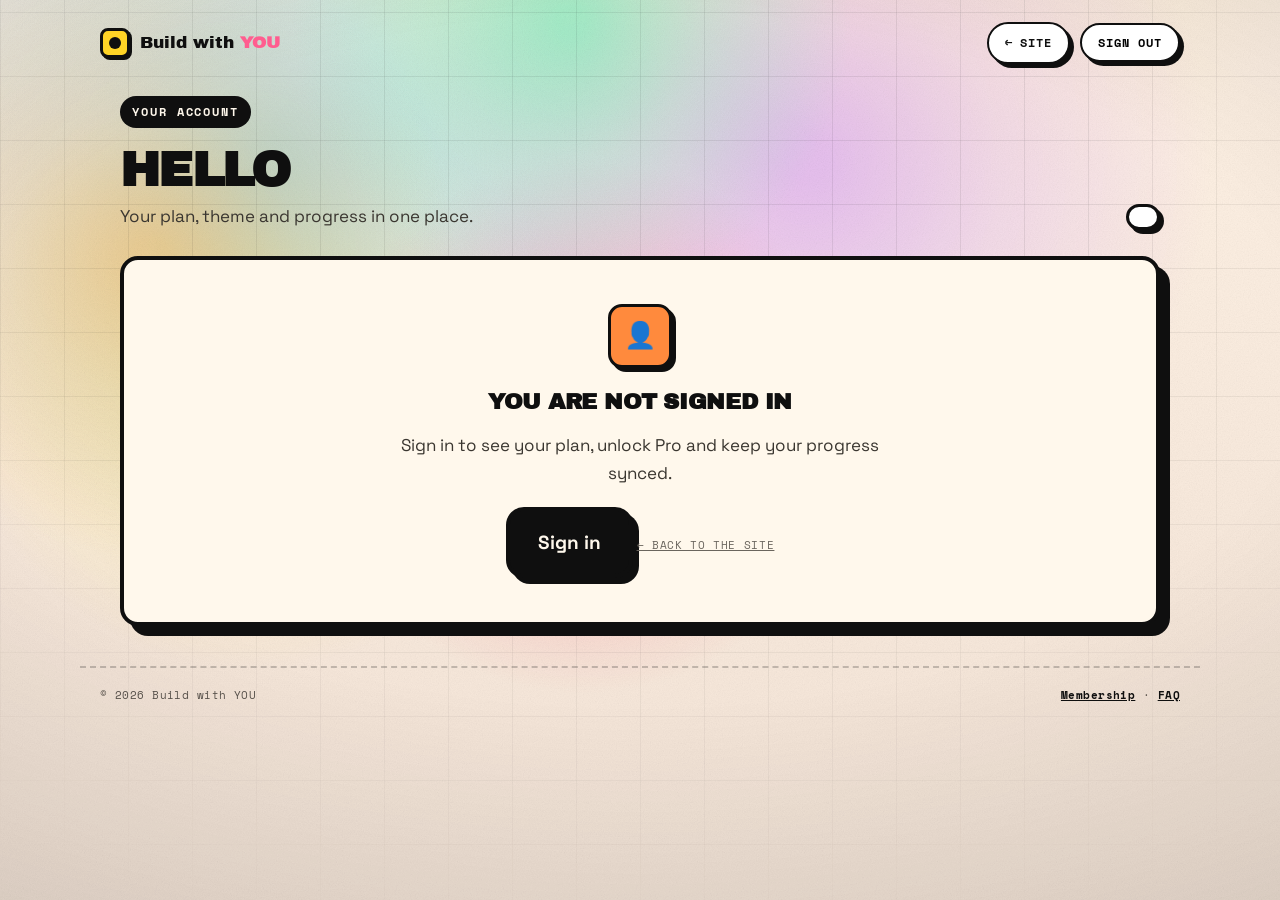
<file: account.html>
<!DOCTYPE html>
<html lang="en">
<head>
<meta charset="UTF-8" />
<meta name="viewport" content="width=device-width, initial-scale=1.0" />
<title>My account — Build with YOU</title>
<meta name="description" content="Your Build with YOU account — plan, theme and progress." />
<meta name="theme-color" content="#FFD426" />
<meta name="robots" content="noindex" />
<link rel="preconnect" href="https://fonts.googleapis.com">
<link rel="preconnect" href="https://fonts.gstatic.com" crossorigin>
<link href="https://fonts.googleapis.com/css2?family=Archivo+Black&family=Space+Grotesk:wght@400;500;600;700&family=Space+Mono:wght@400;700&display=swap" rel="stylesheet">
<link rel="icon" href="data:image/svg+xml,<svg xmlns='http://www.w3.org/2000/svg' viewBox='0 0 100 100'><rect width='100' height='100' rx='18' fill='%23FFD426'/><rect x='14' y='30' width='72' height='44' rx='8' fill='%23111'/><rect x='22' y='38' width='56' height='8' fill='%23FF5D8F'/><rect x='22' y='52' width='36' height='8' fill='%2335E0E8'/></svg>">
<link rel="stylesheet" href="styles.css" />
<script>
  (function () {
    try {
      var pref = JSON.parse(localStorage.getItem('bwy_theme') || 'null') ||
                 JSON.parse(localStorage.getItem('bwy_default_theme') || '"light"');
      var t = (pref === 'system')
        ? (window.matchMedia('(prefers-color-scheme: dark)').matches ? 'dark' : 'light')
        : (pref || 'light');
      document.documentElement.setAttribute('data-theme', t);
      document.documentElement.style.colorScheme = t;
    } catch (e) {}
  })();
</script>
</head>
<body class="auth-body">

<div class="bg-layer" aria-hidden="true">
  <canvas id="bgCanvas"></canvas>
  <div class="bg-grid"></div>
  <div class="bg-noise"></div>
  <div class="bg-vignette"></div>
</div>

<header class="checkout-nav">
  <a class="checkout-nav__brand" href="index.html">
    <span class="nav__mark" aria-hidden="true"><span class="nav__mark-dot"></span></span>
    <span class="nav__brand-text">Build with <b>YOU</b></span>
  </a>
  <div class="checkout-nav__actions">
    <a class="checkout-nav__back" href="index.html"><span aria-hidden="true">←</span> Site</a>
    <button class="checkout-nav__back" type="button" id="signOutBtn">Sign out</button>
  </div>
</header>

<main class="admin">
  <div class="admin__head">
    <div>
      <span class="eyebrow">Your account</span>
      <h1 class="admin__title" id="accTitle">Hello</h1>
      <p class="admin__lead" id="accLead">Your plan, theme and progress in one place.</p>
    </div>
    <div class="admin__me" id="accMe"></div>
  </div>

  <div class="admin__locked" id="locked" hidden>
    <span class="admin__lockicon">👤</span>
    <h2>You are not signed in</h2>
    <p>Sign in to see your plan, unlock Pro and keep your progress synced.</p>
    <a class="btn btn--big btn--dark" href="login.html?next=account.html"><span>Sign in</span></a>
    <a class="admin__backlink" href="index.html">← Back to the site</a>
  </div>

  <div id="panels" hidden>
    <section class="admin__panel admin__panel--wide">
      <div class="admin__panelhead">
        <h2>Theme</h2>
        <p>Your preference is remembered on this device.</p>
      </div>
      <div class="themes" id="themes">
        <button class="theme" type="button" data-theme-mode="light">
          <span class="theme__preview theme__preview--light"><i></i><i></i><i></i></span>
          <span class="theme__name">Light</span><span class="theme__state">Active</span>
        </button>
        <button class="theme" type="button" data-theme-mode="dark">
          <span class="theme__preview theme__preview--dark"><i></i><i></i><i></i></span>
          <span class="theme__name">Dark</span><span class="theme__state">Active</span>
        </button>
        <button class="theme" type="button" data-theme-mode="system">
          <span class="theme__preview theme__preview--system"><i></i><i></i><i></i></span>
          <span class="theme__name">System</span><span class="theme__state">Active</span>
        </button>
      </div>
    </section>

    <section class="admin__panel">
      <div class="admin__panelhead">
        <h2>Membership</h2>
        <p>Your current access level.</p>
      </div>
      <div class="admin__stat">
        <span class="admin__statlabel">Plan</span>
        <span class="admin__statvalue" id="planValue">—</span>
      </div>
      <div class="admin__stat">
        <span class="admin__statlabel">Signed in via</span>
        <span class="admin__statvalue" id="providerValue">—</span>
      </div>
      <div class="admin__stat">
        <span class="admin__statlabel">Member since</span>
        <span class="admin__statvalue" id="sinceValue">—</span>
      </div>
      <a class="btn btn--big btn--yellow admin__wide" id="planBtn" href="checkout.html">Join Pro — $4.99/mo</a>
      <a class="admin__backlink" id="adminLink" href="admin.html" hidden>Open the admin console →</a>
    </section>

    <section class="admin__panel admin__panel--wide">
      <div class="admin__panelhead">
        <h2>My courses</h2>
        <p>Everything you have started. Phase 1 of every course stays free.</p>
      </div>
      <div class="members" id="myCourses"></div>
    </section>
  </div>
</main>

<footer class="checkout-foot">
  <span>© 2026 Build with YOU</span>
  <span><a href="index.html#membership">Membership</a> · <a href="index.html#faq">FAQ</a></span>
</footer>

<script src="auth.config.js"></script>
<script src="auth.js"></script>
<script src="account.js"></script>
</body>
</html>
</file>
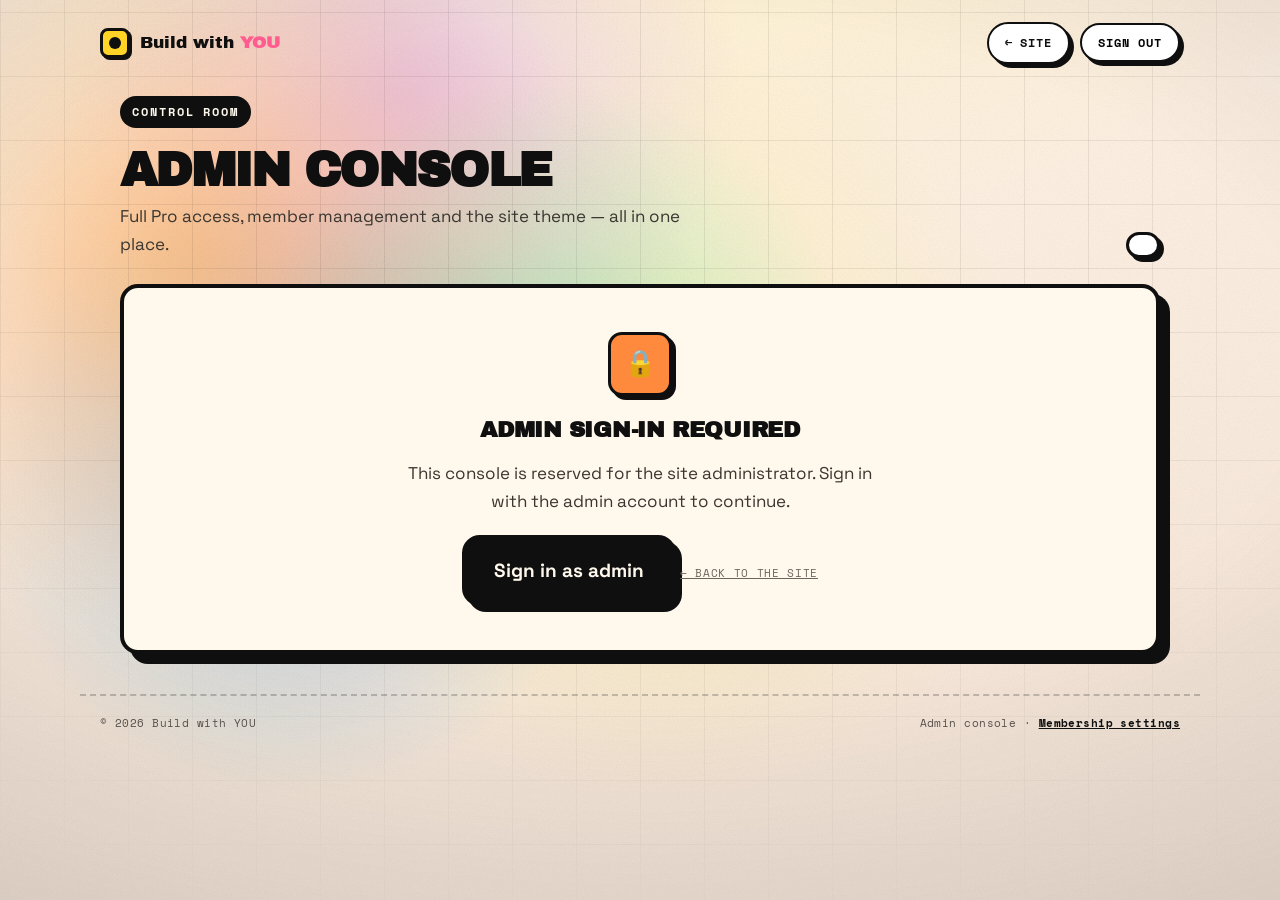
<file: admin.html>
<!DOCTYPE html>
<html lang="en">
<head>
<meta charset="UTF-8" />
<meta name="viewport" content="width=device-width, initial-scale=1.0" />
<title>Admin — Build with YOU</title>
<meta name="description" content="Admin console for Build with YOU — theme control, Pro access and member management." />
<meta name="theme-color" content="#FFD426" />
<meta name="robots" content="noindex" />
<link rel="preconnect" href="https://fonts.googleapis.com">
<link rel="preconnect" href="https://fonts.gstatic.com" crossorigin>
<link href="https://fonts.googleapis.com/css2?family=Archivo+Black&family=Space+Grotesk:wght@400;500;600;700&family=Space+Mono:wght@400;700&display=swap" rel="stylesheet">
<link rel="icon" href="data:image/svg+xml,<svg xmlns='http://www.w3.org/2000/svg' viewBox='0 0 100 100'><rect width='100' height='100' rx='18' fill='%23FFD426'/><rect x='14' y='30' width='72' height='44' rx='8' fill='%23111'/><rect x='22' y='38' width='56' height='8' fill='%23FF5D8F'/><rect x='22' y='52' width='36' height='8' fill='%2335E0E8'/></svg>">
<link rel="stylesheet" href="styles.css" />
<script>
  (function () {
    try {
      var pref = JSON.parse(localStorage.getItem('bwy_theme') || 'null') ||
                 JSON.parse(localStorage.getItem('bwy_default_theme') || '"light"');
      var t = (pref === 'system')
        ? (window.matchMedia('(prefers-color-scheme: dark)').matches ? 'dark' : 'light')
        : (pref || 'light');
      document.documentElement.setAttribute('data-theme', t);
      document.documentElement.style.colorScheme = t;
    } catch (e) {}
  })();
</script>
</head>
<body class="auth-body">

<div class="bg-layer" aria-hidden="true">
  <canvas id="bgCanvas"></canvas>
  <div class="bg-grid"></div>
  <div class="bg-noise"></div>
  <div class="bg-vignette"></div>
</div>

<header class="checkout-nav">
  <a class="checkout-nav__brand" href="index.html">
    <span class="nav__mark" aria-hidden="true"><span class="nav__mark-dot"></span></span>
    <span class="nav__brand-text">Build with <b>YOU</b></span>
  </a>
  <div class="checkout-nav__actions">
    <a class="checkout-nav__back" href="index.html"><span aria-hidden="true">←</span> Site</a>
    <button class="checkout-nav__back" type="button" id="signOutBtn">Sign out</button>
  </div>
</header>

<main class="admin">

  <div class="admin__head">
    <div>
      <span class="eyebrow">Control room</span>
      <h1 class="admin__title">Admin console</h1>
      <p class="admin__lead">Full Pro access, member management and the site theme — all in one place.</p>
    </div>
    <div class="admin__me" id="adminMe"></div>
  </div>

  <!-- locked state -->
  <div class="admin__locked" id="locked" hidden>
    <span class="admin__lockicon">🔒</span>
    <h2>Admin sign-in required</h2>
    <p>This console is reserved for the site administrator. Sign in with the admin account to continue.</p>
    <a class="btn btn--big btn--dark" href="login.html?next=admin.html"><span>Sign in as admin</span></a>
    <a class="admin__backlink" href="index.html">← Back to the site</a>
  </div>

  <!-- panels -->
  <div id="panels" hidden>

    <section class="admin__panel admin__panel--wide">
      <div class="admin__panelhead">
        <h2>Theme</h2>
        <p>Switch the whole site between light and dark. Changes apply instantly and are remembered per browser.</p>
      </div>

      <div class="themes" id="themes">
        <button class="theme" type="button" data-theme-mode="light">
          <span class="theme__preview theme__preview--light"><i></i><i></i><i></i></span>
          <span class="theme__name">Light</span>
          <span class="theme__state">Active</span>
        </button>
        <button class="theme" type="button" data-theme-mode="dark">
          <span class="theme__preview theme__preview--dark"><i></i><i></i><i></i></span>
          <span class="theme__name">Dark</span>
          <span class="theme__state">Active</span>
        </button>
        <button class="theme" type="button" data-theme-mode="system">
          <span class="theme__preview theme__preview--system"><i></i><i></i><i></i></span>
          <span class="theme__name">System</span>
          <span class="theme__state">Active</span>
        </button>
      </div>

      <div class="admin__row admin__row--between">
        <div>
          <b>Default theme for new visitors</b>
          <p class="admin__hint">Applied to anyone who has not picked a theme yet.</p>
        </div>
        <div class="segmented" id="defaultTheme">
          <button type="button" data-theme-mode="light">Light</button>
          <button type="button" data-theme-mode="dark">Dark</button>
          <button type="button" data-theme-mode="system">System</button>
        </div>
      </div>
    </section>

    <section class="admin__panel">
      <div class="admin__panelhead">
        <h2>My access</h2>
        <p>Admin accounts hold Pro on every course, forever.</p>
      </div>
      <div class="admin__stat">
        <span class="admin__statlabel">Plan</span>
        <span class="admin__statvalue" id="myPlan">—</span>
      </div>
      <div class="admin__stat">
        <span class="admin__statlabel">Role</span>
        <span class="admin__statvalue" id="myRole">—</span>
      </div>
      <div class="admin__stat">
        <span class="admin__statlabel">Member since</span>
        <span class="admin__statvalue" id="mySince">—</span>
      </div>
      <button class="btn btn--yellow admin__wide" type="button" id="proToggle">Grant Pro to my account</button>
    </section>

    <section class="admin__panel admin__panel--wide">
      <div class="admin__panelhead">
        <h2>Members</h2>
        <p>Local accounts created on this device. Toggle Pro access or promote someone to admin.</p>
      </div>
      <div class="members" id="members"></div>
    </section>

  </div>
</main>

<footer class="checkout-foot">
  <span>© 2026 Build with YOU</span>
  <span>Admin console · <a href="index.html#membership">Membership settings</a></span>
</footer>

<script src="auth.config.js"></script>
<script src="auth.js"></script>
<script src="admin.js"></script>
</body>
</html>
</file>
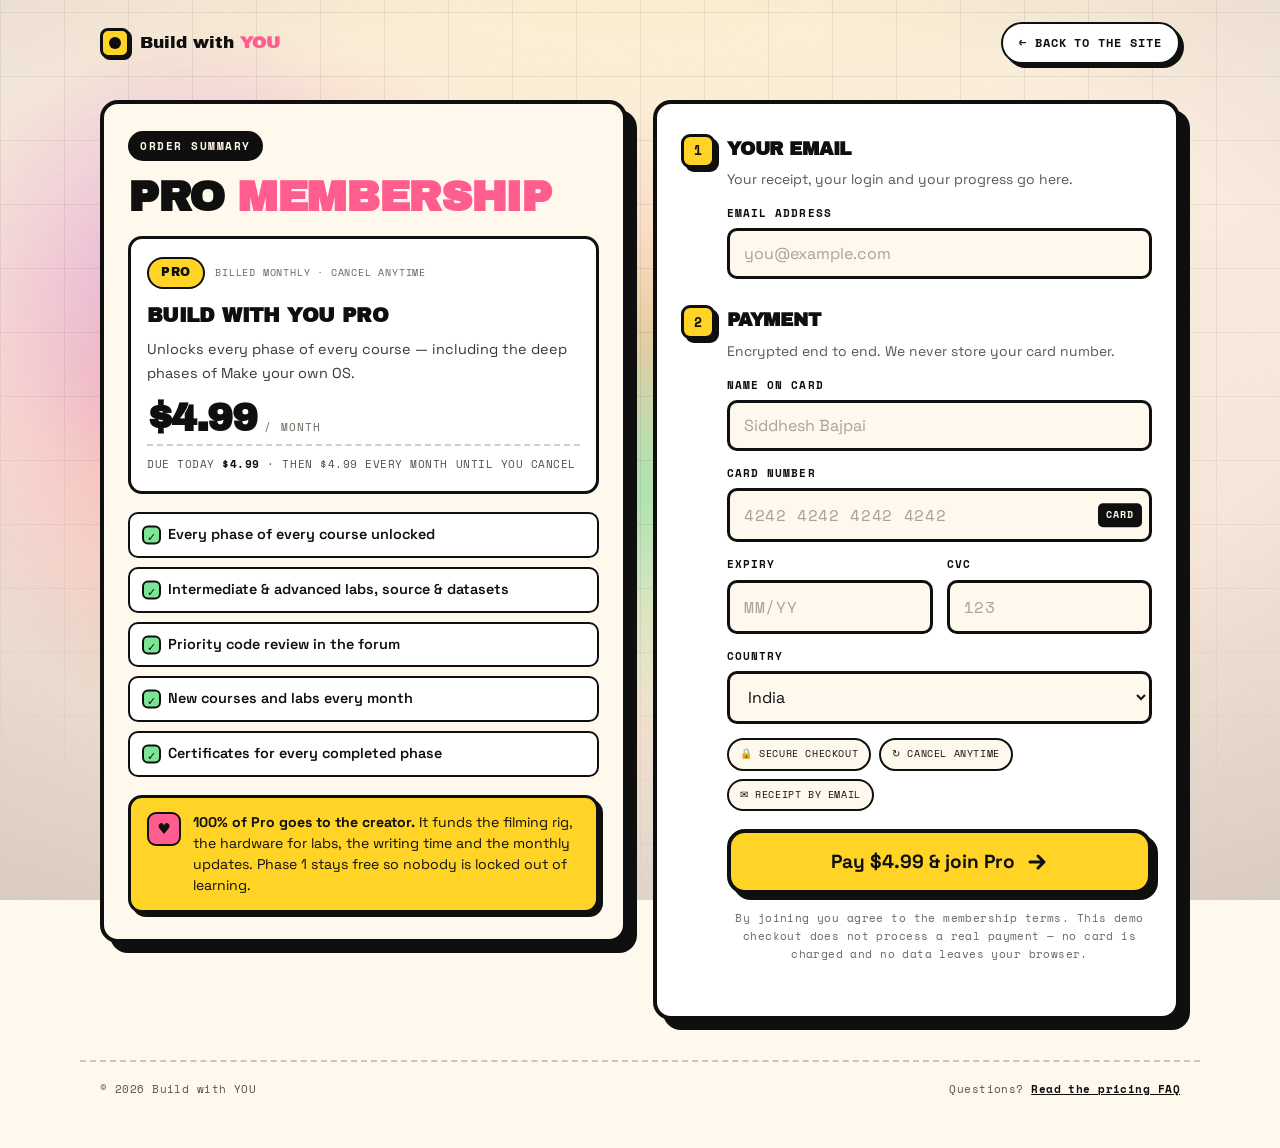
<file: checkout.html>
<!DOCTYPE html>
<html lang="en">
<head>
<meta charset="UTF-8" />
<meta name="viewport" content="width=device-width, initial-scale=1.0" />
<title>Checkout — Pro membership | Build with YOU</title>
<meta name="description" content="Join Build with YOU Pro membership for $4.99/month. Unlock every phase of every course and directly support the creator." />
<meta name="theme-color" content="#FFD426" />
<meta name="robots" content="noindex" />
<link rel="preconnect" href="https://fonts.googleapis.com">
<link rel="preconnect" href="https://fonts.gstatic.com" crossorigin>
<link href="https://fonts.googleapis.com/css2?family=Archivo+Black&family=Space+Grotesk:wght@400;500;600;700&family=Space+Mono:wght@400;700&display=swap" rel="stylesheet">
<link rel="icon" href="data:image/svg+xml,<svg xmlns='http://www.w3.org/2000/svg' viewBox='0 0 100 100'><rect width='100' height='100' rx='18' fill='%23FFD426'/><rect x='14' y='30' width='72' height='44' rx='8' fill='%23111'/><rect x='22' y='38' width='56' height='8' fill='%23FF5D8F'/><rect x='22' y='52' width='36' height='8' fill='%2335E0E8'/></svg>">
<link rel="stylesheet" href="styles.css" />
</head>
<body class="checkout-body">

<!-- fixed animated background (same engine as the site) -->
<div class="bg-layer" aria-hidden="true">
  <canvas id="bgCanvas"></canvas>
  <div class="bg-grid"></div>
  <div class="bg-noise"></div>
  <div class="bg-vignette"></div>
</div>

<header class="checkout-nav">
  <a class="checkout-nav__brand" href="index.html">
    <span class="nav__mark" aria-hidden="true"><span class="nav__mark-dot"></span></span>
    <span class="nav__brand-text">Build with <b>YOU</b></span>
  </a>
  <a class="checkout-nav__back" href="index.html#membership">
    <span aria-hidden="true">←</span> Back to the site
  </a>
</header>

<main class="checkout">

  <!-- ===================== SUMMARY ===================== -->
  <aside class="summary">
    <span class="summary__eyebrow">Order summary</span>
    <h1 class="summary__title">Pro <span>membership</span></h1>

    <div class="summary__product">
      <div class="summary__producthead">
        <span class="summary__badge">PRO</span>
        <span class="summary__cycle">Billed monthly · cancel anytime</span>
      </div>
      <h2>Build with YOU Pro</h2>
      <p id="summaryCourse">Unlocks every phase of every course — including the deep phases of Make your own OS.</p>
      <div class="summary__price"><b>$4.99</b><span>/ month</span></div>
      <div class="summary__due">Due today <b>$4.99</b> · then $4.99 every month until you cancel</div>
    </div>

    <ul class="summary__perks">
      <li>Every phase of every course unlocked</li>
      <li>Intermediate &amp; advanced labs, source &amp; datasets</li>
      <li>Priority code review in the forum</li>
      <li>New courses and labs every month</li>
      <li>Certificates for every completed phase</li>
    </ul>

    <div class="summary__why">
      <span class="summary__whyicon">♥</span>
      <p><b>100% of Pro goes to the creator.</b> It funds the filming rig, the hardware for labs,
      the writing time and the monthly updates. Phase 1 stays free so nobody is locked out of learning.</p>
    </div>
  </aside>

  <!-- ===================== FORM ===================== -->
  <section class="pay">
    <form class="pay__form" id="payForm" novalidate>
      <div class="pay__step">
        <span class="pay__stepnum">1</span>
        <h2>Your email</h2>
        <p class="pay__hint">Your receipt, your login and your progress go here.</p>
        <label class="field">
          <span class="field__label">Email address</span>
          <input class="field__input" type="email" id="email" name="email" placeholder="you@example.com" autocomplete="email" required />
          <span class="field__error" data-for="email"></span>
        </label>
      </div>

      <div class="pay__step">
        <span class="pay__stepnum">2</span>
        <h2>Payment</h2>
        <p class="pay__hint">Encrypted end to end. We never store your card number.</p>

        <label class="field">
          <span class="field__label">Name on card</span>
          <input class="field__input" type="text" id="cardname" name="cardname" placeholder="Siddhesh Bajpai" autocomplete="cc-name" required />
          <span class="field__error" data-for="cardname"></span>
        </label>

        <label class="field">
          <span class="field__label">Card number</span>
          <span class="field__wrap">
            <input class="field__input field__input--mono" type="text" id="cardnumber" name="cardnumber" placeholder="4242 4242 4242 4242" inputmode="numeric" autocomplete="cc-number" maxlength="23" required />
            <span class="field__brand" id="cardBrand">CARD</span>
          </span>
          <span class="field__error" data-for="cardnumber"></span>
        </label>

        <div class="field-row">
          <label class="field">
            <span class="field__label">Expiry</span>
            <input class="field__input field__input--mono" type="text" id="expiry" name="expiry" placeholder="MM/YY" inputmode="numeric" autocomplete="cc-exp" maxlength="5" required />
            <span class="field__error" data-for="expiry"></span>
          </label>
          <label class="field">
            <span class="field__label">CVC</span>
            <input class="field__input field__input--mono" type="text" id="cvc" name="cvc" placeholder="123" inputmode="numeric" autocomplete="cc-csc" maxlength="4" required />
            <span class="field__error" data-for="cvc"></span>
          </label>
        </div>

        <label class="field">
          <span class="field__label">Country</span>
          <select class="field__input" id="country" name="country">
            <option>India</option>
            <option>United States</option>
            <option>United Kingdom</option>
            <option>Canada</option>
            <option>Australia</option>
            <option>Germany</option>
            <option>Other</option>
          </select>
        </label>

        <div class="pay__trust">
          <span>🔒 Secure checkout</span>
          <span>↻ Cancel anytime</span>
          <span>✉ Receipt by email</span>
        </div>

        <button class="btn btn--big btn--yellow pay__submit" type="submit" id="payBtn">
          <span>Pay $4.99 &amp; join Pro</span>
          <svg viewBox="0 0 24 24" width="24" height="24" aria-hidden="true"><path d="M5 12h13M13 6l6 6-6 6" fill="none" stroke="currentColor" stroke-width="3" stroke-linecap="round" stroke-linejoin="round"/></svg>
        </button>

        <p class="pay__fine">
          By joining you agree to the membership terms. This demo checkout does not process a real payment —
          no card is charged and no data leaves your browser.
        </p>
      </div>
    </form>

    <!-- success state -->
    <div class="pay__success" id="paySuccess" hidden>
      <span class="pay__tick">✓</span>
      <h2>You're Pro.</h2>
      <p id="successMsg">Every phase of every course is unlocked. The creator says thank you.</p>
      <div class="pay__successbox">
        <div><span>Plan</span><b>Pro membership</b></div>
        <div><span>Amount</span><b>$4.99 / month</b></div>
        <div><span>Next billing</span><b id="nextBilling">in 30 days</b></div>
        <div><span>Receipt</span><b id="receiptEmail">sent by email</b></div>
      </div>
      <a class="btn btn--big btn--dark" id="continueBtn" href="index.html"><span>Continue to the course</span></a>
      <a class="pay__backlink" href="index.html#membership">Browse all courses instead</a>
    </div>
  </section>
</main>

<footer class="checkout-foot">
  <span>© 2026 Build with YOU</span>
  <span>Questions? <a href="index.html#faq">Read the pricing FAQ</a></span>
</footer>

<script src="checkout.js"></script>
</body>
</html>
</file>
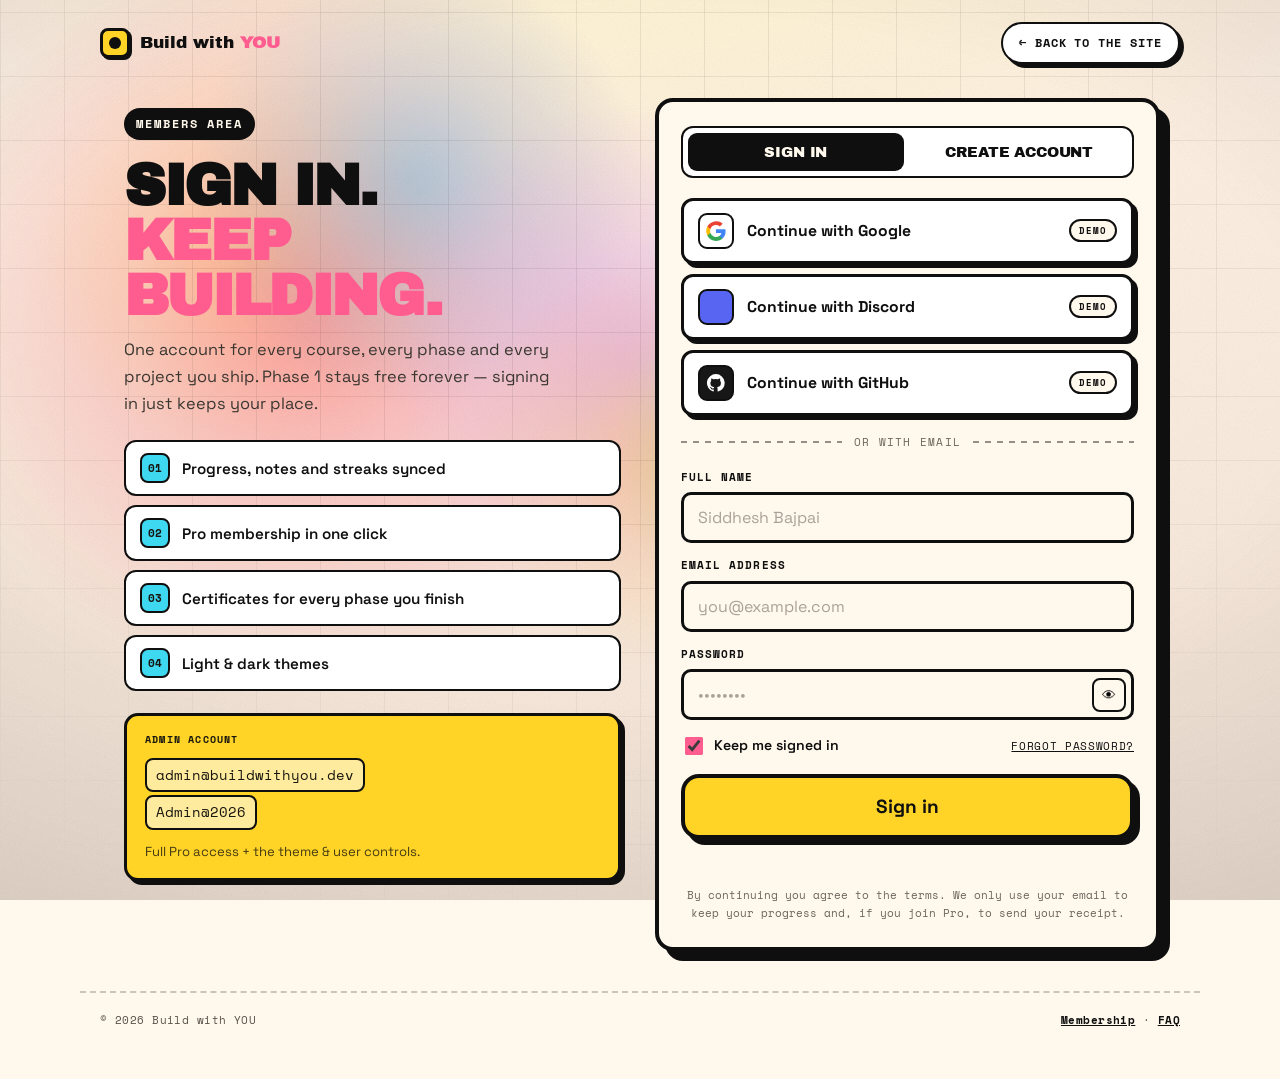
<file: login.html>
<!DOCTYPE html>
<html lang="en">
<head>
<meta charset="UTF-8" />
<meta name="viewport" content="width=device-width, initial-scale=1.0" />
<title>Sign in — Build with YOU</title>
<meta name="description" content="Sign in to Build with YOU with Google, Discord or GitHub. Unlock Pro membership and sync your progress." />
<meta name="theme-color" content="#FFD426" />
<meta name="robots" content="noindex" />
<link rel="preconnect" href="https://fonts.googleapis.com">
<link rel="preconnect" href="https://fonts.gstatic.com" crossorigin>
<link href="https://fonts.googleapis.com/css2?family=Archivo+Black&family=Space+Grotesk:wght@400;500;600;700&family=Space+Mono:wght@400;700&display=swap" rel="stylesheet">
<link rel="icon" href="data:image/svg+xml,<svg xmlns='http://www.w3.org/2000/svg' viewBox='0 0 100 100'><rect width='100' height='100' rx='18' fill='%23FFD426'/><rect x='14' y='30' width='72' height='44' rx='8' fill='%23111'/><rect x='22' y='38' width='56' height='8' fill='%23FF5D8F'/><rect x='22' y='52' width='36' height='8' fill='%2335E0E8'/></svg>">
<link rel="stylesheet" href="styles.css" />
<script>
  /* apply the saved theme before first paint (no flash) */
  (function () {
    try {
      var pref = JSON.parse(localStorage.getItem('bwy_theme') || 'null') ||
                 JSON.parse(localStorage.getItem('bwy_default_theme') || '"light"');
      var t = (pref === 'system')
        ? (window.matchMedia('(prefers-color-scheme: dark)').matches ? 'dark' : 'light')
        : (pref || 'light');
      document.documentElement.setAttribute('data-theme', t);
      document.documentElement.style.colorScheme = t;
    } catch (e) {}
  })();
</script>
</head>
<body class="auth-body">

<div class="bg-layer" aria-hidden="true">
  <canvas id="bgCanvas"></canvas>
  <div class="bg-grid"></div>
  <div class="bg-noise"></div>
  <div class="bg-vignette"></div>
</div>

<header class="checkout-nav">
  <a class="checkout-nav__brand" href="index.html">
    <span class="nav__mark" aria-hidden="true"><span class="nav__mark-dot"></span></span>
    <span class="nav__brand-text">Build with <b>YOU</b></span>
  </a>
  <a class="checkout-nav__back" href="index.html"><span aria-hidden="true">←</span> Back to the site</a>
</header>

<main class="auth">

  <!-- ===================== LEFT: THE PITCH ===================== -->
  <section class="auth__pitch">
    <span class="eyebrow">Members area</span>
    <h1 class="auth__title">Sign in.<br /><span>Keep building.</span></h1>
    <p class="auth__lead">
      One account for every course, every phase and every project you ship.
      Phase 1 stays free forever — signing in just keeps your place.
    </p>

    <ul class="auth__benefits">
      <li><span>01</span> Progress, notes and streaks synced</li>
      <li><span>02</span> Pro membership in one click</li>
      <li><span>03</span> Certificates for every phase you finish</li>
      <li><span>04</span> Light &amp; dark themes</li>
    </ul>

    <div class="auth__adminbox">
      <span class="auth__admintag">Admin account</span>
      <code>admin@buildwithyou.dev</code>
      <code>Admin@2026</code>
      <span class="auth__adminhint">Full Pro access + the theme &amp; user controls.</span>
    </div>
  </section>

  <!-- ===================== RIGHT: THE FORM ===================== -->
  <section class="auth__panel">
    <div class="auth__tabs" role="tablist">
      <button class="auth__tab is-active" id="tabSignIn" role="tab" aria-selected="true" data-mode="signin">Sign in</button>
      <button class="auth__tab" id="tabSignUp" role="tab" aria-selected="false" data-mode="signup">Create account</button>
    </div>

    <!-- OAuth -->
    <div class="auth__providers" id="providers"></div>

    <div class="auth__or"><span>or with email</span></div>

    <form class="auth__form" id="authForm" novalidate>
      <label class="field" id="nameField" hidden>
        <span class="field__label">Full name</span>
        <input class="field__input" type="text" id="name" name="name" placeholder="Siddhesh Bajpai" autocomplete="name" />
      </label>

      <label class="field">
        <span class="field__label">Email address</span>
        <input class="field__input" type="email" id="email" name="email" placeholder="you@example.com" autocomplete="email" required />
        <span class="field__error" data-for="email"></span>
      </label>

      <label class="field">
        <span class="field__label">Password</span>
        <span class="field__wrap">
          <input class="field__input" type="password" id="password" name="password" placeholder="••••••••" autocomplete="current-password" required />
          <button class="field__reveal" type="button" id="revealBtn" aria-label="Show password">👁</button>
        </span>
        <span class="field__error" data-for="password"></span>
      </label>

      <div class="auth__row">
        <label class="auth__check">
          <input type="checkbox" id="remember" checked />
          <span>Keep me signed in</span>
        </label>
        <a class="auth__link" href="#" id="forgot">Forgot password?</a>
      </div>

      <button class="btn btn--big btn--yellow auth__submit" type="submit" id="submitBtn">
        <span id="submitLabel">Sign in</span>
      </button>

      <p class="auth__msg" id="authMsg" role="status"></p>
    </form>

    <p class="auth__legal">
      By continuing you agree to the terms. We only use your email to keep your progress
      and, if you join Pro, to send your receipt.
    </p>
  </section>
</main>

<footer class="checkout-foot">
  <span>© 2026 Build with YOU</span>
  <span><a href="index.html#membership">Membership</a> · <a href="index.html#faq">FAQ</a></span>
</footer>

<script src="auth.config.js"></script>
<script src="auth.js"></script>
<script src="login.js"></script>
</body>
</html>
</file>
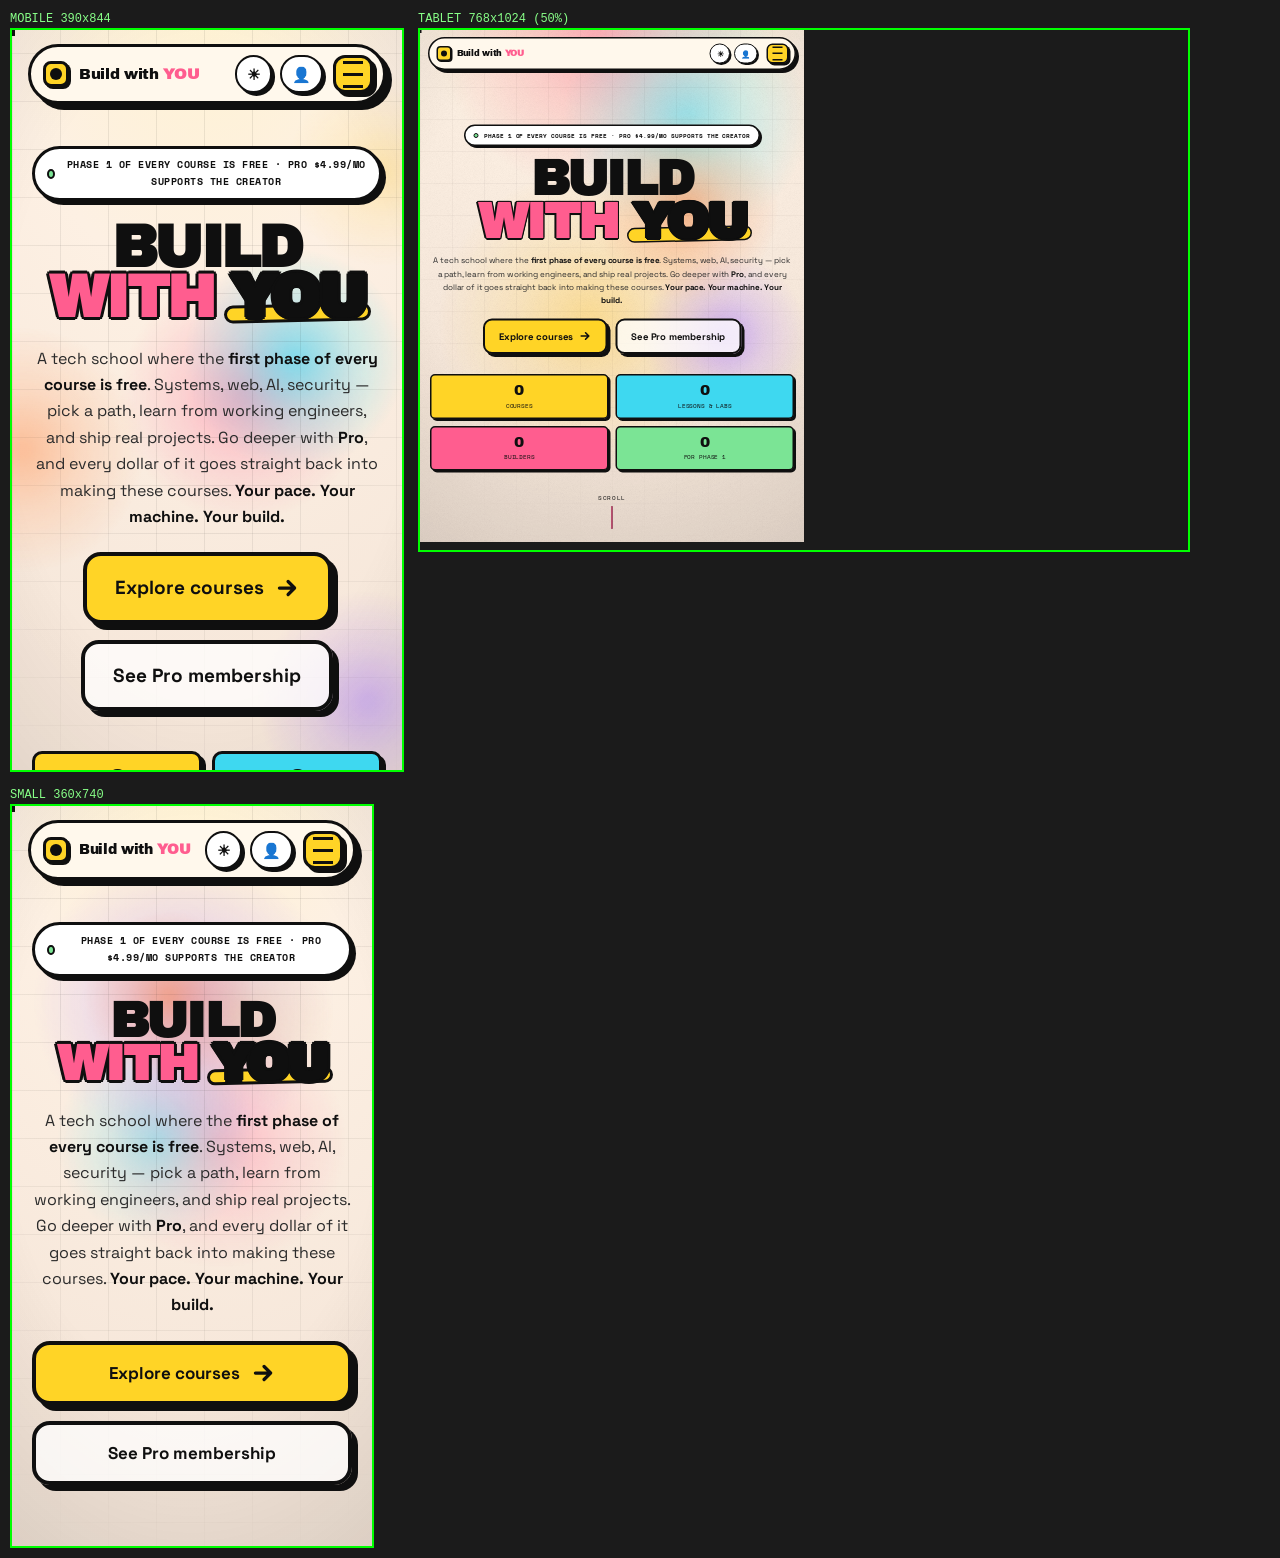
<file: _test/harness.html>
<!DOCTYPE html>
<html lang="en">
<head>
<meta charset="UTF-8" />
<title>Build with YOU — responsive harness</title>
<style>
  body { margin:0; background:#1b1b1b; font-family: monospace; color:#8f8; }
  .row { display:flex; gap:14px; padding:10px; align-items:flex-start; flex-wrap:wrap; }
  .lbl { padding:2px 0; font-size:12px; }
  .holder { overflow:hidden; border:2px solid #0f0; position:relative; }
  .holder iframe { border:0; display:block; transform-origin: top left; }
  .m { width:390px; height:740px; }
  .m iframe { width:390px; height:844px; }
  .t { width:768px; height:520px; }
  .t iframe { width:768px; height:1024px; transform:scale(0.5); }
</style>
</head>
<body>
<div class="row">
  <div>
    <div class="lbl">MOBILE 390x844</div>
    <div class="holder m"><iframe id="f1" src="/index.html"></iframe></div>
  </div>
  <div>
    <div class="lbl">TABLET 768x1024 (50%)</div>
    <div class="holder t"><iframe id="f2" src="/index.html"></iframe></div>
  </div>
  <div>
    <div class="lbl">SMALL 360x740</div>
    <div class="holder" style="width:360px;height:740px"><iframe id="f3" src="/index.html" style="width:360px;height:740px"></iframe></div>
  </div>
</div>
</body>
</html>
</file>
<file: styles.css>
/* ============================================================
   Build with YOU — Neubrutalist design system
   ============================================================ */

:root {
  --ink:        #0F0F0F;   /* text on light surfaces */
  --edge:       #0F0F0F;   /* borders + hard shadows */
  --paper:      #FFF8EC;
  --paper-2:    #FFFFFF;
  --yellow:     #FFD426;
  --pink:       #FF5D8F;
  --cyan:       #3ED8F0;
  --purple:     #B18CFF;
  --orange:     #FF8A3D;
  --green:      #7BE495;

  --border: 3px;
  --border-lg: 4px;

  --shadow:      6px 6px 0 var(--edge);
  --shadow-sm:   4px 4px 0 var(--edge);
  --shadow-lg:   10px 10px 0 var(--edge);
  --shadow-xl:   14px 14px 0 var(--edge);

  --radius: 18px;
  --radius-sm: 10px;

  --font-display: 'Archivo Black', 'Arial Black', 'Segoe UI Black', system-ui, sans-serif;
  --font-body: 'Space Grotesk', 'Segoe UI', system-ui, -apple-system, sans-serif;
  --font-mono: 'Space Mono', 'Cascadia Mono', 'Consolas', monospace;

  /* JS-driven scroll values (px) */
  --scrollY: 0;
  --scrollP: 0;      /* 0 -> 1 progress through the page */
  --scrollV: 0;      /* scroll velocity (px/frame), smoothed */

  --nav-h: 76px;
}

*, *::before, *::after { box-sizing: border-box; }

html {
  scroll-behavior: smooth;
  scroll-padding-top: calc(var(--nav-h) + 24px);
  -webkit-text-size-adjust: 100%;
  /* `clip` (not `hidden`) so it never creates a scroll container —
     position: sticky keeps working inside .curriculum__side */
  overflow-x: clip;
}

body {
  margin: 0;
  font-family: var(--font-body);
  font-size: 17px;
  line-height: 1.65;
  color: var(--ink);
  background: var(--paper);
  overflow-x: clip;
  -webkit-font-smoothing: antialiased;
}

img, svg { max-width: 100%; }
a { color: inherit; }

/* ============================================================
   FIXED ANIMATED BACKGROUND
   The layer never scrolls with the document, so it stays put
   and never repaints/glitches while content moves over it.
   ============================================================ */

.bg-layer {
  position: fixed;
  inset: 0;
  z-index: -1;
  overflow: hidden;
  background:
    radial-gradient(120% 90% at 50% -10%, #FFF3D0 0%, #FDF0E3 45%, #F6E7DA 100%);
  contain: layout paint;
}

#bgCanvas {
  position: absolute;
  inset: 0;
  width: 100%;
  height: 100%;
  display: block;
}

/* Grid that parallaxes slowly with the scroll */
.bg-grid {
  position: absolute;
  inset: -20% 0;
  background-image:
    linear-gradient(to right, rgba(15,15,15,.10) 1px, transparent 1px),
    linear-gradient(to bottom, rgba(15,15,15,.10) 1px, transparent 1px);
  background-size: 64px 64px;
  transform: translate3d(0, calc(var(--scrollY) * -0.06), 0);
  mask-image: radial-gradient(120% 80% at 50% 30%, #000 30%, transparent 78%);
  -webkit-mask-image: radial-gradient(120% 80% at 50% 30%, #000 30%, transparent 78%);
  opacity: .75;
  will-change: transform;
}

/* Film-grain / paper texture.
   The blend mode forces a full-screen composite every frame the canvas
   underneath repaints, so it is dropped on phones where smoothness
   matters more than grain. */
.bg-noise {
  position: absolute;
  inset: 0;
  opacity: .40;
  mix-blend-mode: multiply;
  pointer-events: none;
  background-image: url("data:image/svg+xml,%3Csvg xmlns='http://www.w3.org/2000/svg' width='240' height='240'%3E%3Cfilter id='n'%3E%3CfeTurbulence type='fractalNoise' baseFrequency='.85' numOctaves='4' stitchTiles='stitch'/%3E%3CfeColorMatrix type='saturate' values='0'/%3E%3C/filter%3E%3Crect width='100%25' height='100%25' filter='url(%23n)' opacity='.28'/%3E%3C/svg%3E");
}
@media (max-width: 720px) {
  .bg-noise { display: none; }
  .bg-grid { background-size: 48px 48px; }
}

.bg-vignette {
  position: absolute;
  inset: 0;
  pointer-events: none;
  background: radial-gradient(115% 85% at 50% 40%, transparent 45%, rgba(15,15,15,.16) 100%);
}

/* ============================================================
   SCROLL PROGRESS
   ============================================================ */
.progress {
  position: fixed;
  top: 0; left: 0; right: 0;
  height: 6px;
  z-index: 200;
  background: transparent;
  pointer-events: none;
}
.progress span {
  display: block;
  height: 100%;
  width: 0%;
  background: repeating-linear-gradient(90deg, var(--ink) 0 14px, var(--yellow) 14px 28px);
  border-right: 3px solid var(--edge);
}

/* ============================================================
   NAV
   ============================================================ */
.nav {
  position: fixed;
  top: 14px;
  left: 50%;
  transform: translateX(-50%);
  width: min(1180px, calc(100% - 32px));
  z-index: 150;
  display: flex;
  align-items: center;
  gap: 18px;
  padding: 10px 12px 10px 14px;
  background: var(--paper);
  border: var(--border) solid var(--edge);
  border-radius: 999px;
  box-shadow: var(--shadow);
  transition: transform .35s cubic-bezier(.2,.9,.25,1), box-shadow .35s ease, background .3s ease;
}
.nav.is-stuck { transform: translateX(-50%) translateY(-4px) scale(.985); }

.nav__brand {
  display: flex;
  align-items: center;
  gap: 10px;
  text-decoration: none;
  font-family: var(--font-display);
  font-size: 17px;
  letter-spacing: -.02em;
  white-space: nowrap;
}
.nav__brand-text b { color: var(--pink); }
.nav__mark {
  width: 30px; height: 30px;
  border: var(--border) solid var(--edge);
  border-radius: 8px;
  background: var(--yellow);
  display: grid;
  place-items: center;
  box-shadow: 2px 2px 0 var(--edge);
  animation: markSpin 6s linear infinite;
}
.nav__mark-dot { width: 12px; height: 12px; border-radius: 50%; background: var(--ink); }
@keyframes markSpin {
  0%   { transform: rotate(0deg)   translateX(0); }
  50%  { transform: rotate(180deg) translateX(0); }
  100% { transform: rotate(360deg) translateX(0); }
}

.nav__links {
  display: flex;
  align-items: center;
  gap: 4px;
  margin-left: auto;
}
.nav__links a {
  text-decoration: none;
  font-weight: 600;
  font-size: 15px;
  padding: 8px 13px;
  border-radius: 999px;
  border: 3px solid transparent;
  transition: background .18s ease, border-color .18s ease, transform .18s ease;
}
.nav__links a:hover {
  background: var(--cyan);
  border-color: var(--edge);
  transform: translateY(-2px);
}
.nav__toggle {
  display: none;
  width: 44px; height: 40px;
  background: var(--yellow);
  border: var(--border) solid var(--edge);
  border-radius: 12px;
  box-shadow: var(--shadow-sm);
  cursor: pointer;
  padding: 0;
  place-items: center;
  gap: 4px;
}
.nav__toggle span {
  display: block;
  width: 20px; height: 3px;
  background: var(--ink);
  transition: transform .25s ease, opacity .2s ease;
}
.nav__toggle[aria-expanded="true"] span:nth-child(1) { transform: translateY(7px) rotate(45deg); }
.nav__toggle[aria-expanded="true"] span:nth-child(2) { opacity: 0; }
.nav__toggle[aria-expanded="true"] span:nth-child(3) { transform: translateY(-7px) rotate(-45deg); }

/* ============================================================
   BUTTONS
   ============================================================ */
.btn {
  --btn-bg: var(--paper-2);
  display: inline-flex;
  align-items: center;
  justify-content: center;
  gap: 10px;
  text-decoration: none;
  font-family: var(--font-body);
  font-weight: 700;
  font-size: 16px;
  color: var(--ink);
  background: var(--btn-bg);
  border: var(--border) solid var(--edge);
  border-radius: 14px;
  padding: 12px 20px;
  box-shadow: var(--shadow);
  cursor: pointer;
  transition: transform .16s cubic-bezier(.2,.9,.25,1), box-shadow .16s ease, background .2s ease;
}
.btn:hover { transform: translate(-3px, -3px); box-shadow: 9px 9px 0 var(--edge); }
.btn:active { transform: translate(4px, 4px); box-shadow: 1px 1px 0 var(--edge); }
.btn:focus-visible { outline: 4px dashed var(--ink); outline-offset: 4px; }

.btn--big { font-size: 19px; padding: 16px 28px; border-width: var(--border-lg); border-radius: 18px; }
.btn--sm  { font-size: 14px; padding: 9px 16px; border-width: 2px; border-radius: 999px; box-shadow: var(--shadow-sm); }
.btn--yellow { --btn-bg: var(--yellow); }
.btn--cyan   { --btn-bg: var(--cyan); }
.btn--pink   { --btn-bg: var(--pink); }
.btn--dark   { --btn-bg: var(--ink); color: var(--paper); }
.btn--ghost  { --btn-bg: rgba(255,255,255,.75); }

/* ============================================================
   HERO
   ============================================================ */
.hero {
  min-height: 100svh;
  display: flex;
  flex-direction: column;
  align-items: center;
  justify-content: center;
  text-align: center;
  gap: 22px;
  padding: calc(var(--nav-h) + 60px) 20px 90px;
  position: relative;
}

.hero__badge {
  display: inline-flex;
  align-items: center;
  gap: 10px;
  font-family: var(--font-mono);
  font-size: 12px;
  font-weight: 700;
  letter-spacing: .08em;
  padding: 9px 16px;
  background: var(--paper-2);
  border: var(--border) solid var(--edge);
  border-radius: 999px;
  box-shadow: var(--shadow-sm);
}
.dot-pulse {
  width: 10px; height: 10px;
  border-radius: 50%;
  background: var(--green);
  border: 2px solid var(--edge);
  animation: pulse 1.6s ease-in-out infinite;
}
@keyframes pulse {
  0%, 100% { transform: scale(1); opacity: 1; }
  50%      { transform: scale(.55); opacity: .5; }
}

.hero__title {
  font-family: var(--font-display);
  font-size: clamp(3.4rem, 13vw, 11rem);
  line-height: .86;
  letter-spacing: -.035em;
  margin: 0;
  text-transform: uppercase;
}
.hero__line { display: block; }
.hero__line--alt {
  color: var(--pink);
  /* hand-rolled outline (text-shadow) so the fill stays readable */
  text-shadow:
    -3px 0 var(--edge), 3px 0 var(--edge),
     0 -3px var(--ink), 0 3px var(--ink),
    -2px -2px var(--ink), 2px -2px var(--ink),
    -2px 2px var(--ink), 2px 2px var(--ink);
}

.scribble {
  position: relative;
  isolation: isolate;
  display: inline-block;
  color: var(--ink);
}
.scribble::before {
  content: "";
  position: absolute;
  left: -5%; right: -5%; bottom: 4%;
  height: 0.3em;
  min-height: 16px;
  background: var(--yellow);
  border: 3px solid var(--edge);
  border-radius: 999px;
  transform: rotate(-1.4deg);
  z-index: -1;
}

.hero__sub {
  max-width: 720px;
  font-size: clamp(1rem, 2.1vw, 1.25rem);
  margin: 0;
  color: #2b2b2b;
}
.hero__sub strong { color: var(--ink); }

.hero__actions { display: flex; flex-wrap: wrap; gap: 16px; justify-content: center; }

.hero__stats {
  display: grid;
  grid-template-columns: repeat(4, minmax(120px, 1fr));
  gap: 14px;
  margin-top: 18px;
  width: min(860px, 100%);
}
.stat {
  background: var(--paper-2);
  border: var(--border) solid var(--edge);
  border-radius: var(--radius-sm);
  box-shadow: var(--shadow-sm);
  padding: 14px 10px;
  transition: transform .2s ease, box-shadow .2s ease;
}
.stat:nth-child(1) { background: var(--yellow); }
.stat:nth-child(2) { background: var(--cyan); }
.stat:nth-child(3) { background: var(--pink); }
.stat:nth-child(4) { background: var(--green); }
.stat:hover { transform: translate(-3px,-3px) rotate(-1deg); box-shadow: 8px 8px 0 var(--edge); }
.stat__num {
  display: block;
  font-family: var(--font-display);
  font-size: clamp(1.6rem, 4vw, 2.4rem);
  line-height: 1;
  letter-spacing: -.03em;
}
.stat__label {
  display: block;
  margin-top: 6px;
  font-family: var(--font-mono);
  font-size: 11.5px;
  text-transform: uppercase;
  letter-spacing: .06em;
}

.hero__scroll {
  position: absolute;
  bottom: 26px; left: 50%;
  transform: translateX(-50%);
  display: flex; flex-direction: column; align-items: center; gap: 8px;
  font-family: var(--font-mono);
  font-size: 11px;
  text-transform: uppercase;
  letter-spacing: .2em;
}
.hero__scroll-line {
  width: 3px; height: 46px;
  background: var(--ink);
  border-radius: 2px;
  position: relative;
  overflow: hidden;
}
.hero__scroll-line::after {
  content: "";
  position: absolute; inset: 0;
  background: var(--pink);
  animation: scrollLine 1.8s ease-in-out infinite;
}
@keyframes scrollLine {
  0%   { transform: translateY(-100%); }
  100% { transform: translateY(100%); }
}

/* ============================================================
   MARQUEE
   ============================================================ */
.marquee-wrap {
  overflow: hidden;
  padding: 26px 0 14px;
  margin: 30px 0 10px;
}
.marquee {
  border-top: var(--border-lg) solid var(--edge);
  border-bottom: var(--border-lg) solid var(--edge);
  background: var(--ink);
  color: var(--paper);
  overflow: hidden;
  padding: 14px 0;
  transform: rotate(-1.1deg) scale(1.03);
  width: 100%;
}
.marquee__track {
  display: flex;
  align-items: center;
  gap: 26px;
  width: max-content;
  animation: marquee 26s linear infinite;
}
.marquee__track span {
  font-family: var(--font-display);
  font-size: clamp(1.2rem, 3vw, 2rem);
  letter-spacing: -.02em;
  white-space: nowrap;
}
.marquee__track .marquee__sep { color: var(--yellow); font-size: 1.2em; }
@keyframes marquee {
  from { transform: translate3d(0,0,0); }
  to   { transform: translate3d(-50%,0,0); }
}

/* ============================================================
   SECTIONS
   ============================================================ */
.section {
  max-width: 1180px;
  margin: 0 auto;
  padding: 110px 20px 40px;
}
.section--alt {
  max-width: none;
  padding-left: max(20px, calc((100% - 1180px) / 2));
  padding-right: max(20px, calc((100% - 1180px) / 2));
}

.section__head { max-width: 800px; margin-bottom: 48px; }
.section__head--sub { margin-top: 90px; }

.eyebrow {
  display: inline-block;
  font-family: var(--font-mono);
  font-size: 12px;
  font-weight: 700;
  letter-spacing: .16em;
  text-transform: uppercase;
  background: var(--ink);
  color: var(--paper);
  padding: 6px 12px;
  border-radius: 999px;
  margin-bottom: 18px;
}

.section__title {
  font-family: var(--font-display);
  font-size: clamp(2rem, 5.4vw, 3.6rem);
  line-height: 1.02;
  letter-spacing: -.03em;
  margin: 0 0 18px;
  text-transform: uppercase;
}
.section__lead {
  font-size: clamp(1rem, 1.6vw, 1.15rem);
  color: #33302c;
  margin: 0;
  max-width: 70ch;
}

.hl {
  display: inline-block;
  padding: 0 .18em;
  border: var(--border) solid var(--edge);
  border-radius: 12px;
  box-shadow: var(--shadow-sm);
  transform: rotate(-1.6deg);
}
.hl--yellow { background: var(--yellow); }
.hl--cyan   { background: var(--cyan); }
.hl--pink   { background: var(--pink); }

/* ============================================================
   BENTO / CARDS
   ============================================================ */
.bento {
  display: grid;
  grid-template-columns: repeat(3, 1fr);
  gap: 22px;
}
.card {
  background: var(--paper-2);
  border: var(--border-lg) solid var(--edge);
  border-radius: var(--radius);
  box-shadow: var(--shadow);
  padding: 26px 24px 24px;
  transition: transform .22s cubic-bezier(.2,.9,.25,1), box-shadow .22s ease;
}
.card:hover { transform: translate(-5px,-5px); box-shadow: var(--shadow-xl); }
.card--wide { grid-column: span 3; }
.card--yellow { background: var(--yellow); }
.card--cyan   { background: var(--cyan); }
.card--pink   { background: var(--pink); }
.card--purple { background: var(--purple); }

.card__icon {
  width: 52px; height: 52px;
  display: grid; place-items: center;
  font-size: 26px;
  background: var(--paper-2);
  border: var(--border) solid var(--edge);
  border-radius: 12px;
  box-shadow: var(--shadow-sm);
  margin-bottom: 16px;
}
.card h3 {
  font-family: var(--font-display);
  font-size: 1.32rem;
  letter-spacing: -.02em;
  margin: 0 0 10px;
  text-transform: uppercase;
}
.card p { margin: 0 0 16px; color: #26231f; }
.card__tag {
  display: inline-block;
  font-family: var(--font-mono);
  font-size: 11px;
  font-weight: 700;
  letter-spacing: .08em;
  text-transform: uppercase;
  background: var(--ink);
  color: var(--paper);
  padding: 6px 12px;
  border-radius: 999px;
}

.card__split { display: grid; grid-template-columns: 1.2fr .8fr; gap: 28px; align-items: center; }
.ticklist { list-style: none; margin: 0; padding: 0; display: grid; gap: 10px; }
.ticklist li {
  background: var(--paper-2);
  border: var(--border) solid var(--edge);
  border-radius: 12px;
  padding: 11px 14px 11px 40px;
  position: relative;
  font-weight: 600;
  font-size: .95rem;
}
.ticklist li::before {
  content: "✓";
  position: absolute; left: 12px; top: 50%;
  transform: translateY(-50%);
  width: 20px; height: 20px;
  display: grid; place-items: center;
  background: var(--green);
  border: 2px solid var(--edge);
  border-radius: 6px;
  font-size: 12px;
  font-weight: 700;
}

/* ============================================================
   LEARNING PATHS
   ============================================================ */
.paths { display: grid; grid-template-columns: repeat(3, 1fr); gap: 22px; }
.path {
  position: relative;
  background: var(--paper-2);
  border: var(--border-lg) solid var(--edge);
  border-radius: var(--radius);
  box-shadow: var(--shadow);
  padding: 30px 24px 24px;
  transition: transform .22s cubic-bezier(.2,.9,.25,1), box-shadow .22s ease;
  overflow: hidden;
}
.path:hover { transform: translate(-5px,-5px) rotate(-.7deg); box-shadow: var(--shadow-xl); }
.path--a { background: var(--cyan); }
.path--b { background: var(--yellow); }
.path--c { background: var(--pink); }

.path__num {
  position: absolute; top: -18px; right: 12px;
  font-family: var(--font-display);
  font-size: 6rem;
  line-height: 1;
  color: rgba(15,15,15,.16);
}
.path h3 {
  font-family: var(--font-display);
  font-size: 1.45rem;
  letter-spacing: -.02em;
  text-transform: uppercase;
  margin: 0 0 8px;
  position: relative;
}
.path__desc { margin: 0 0 18px; color: #26231f; position: relative; }
.path__steps { list-style: none; margin: 0 0 18px; padding: 0; counter-reset: s; }
.path__steps li {
  counter-increment: s;
  position: relative;
  padding: 9px 12px 9px 40px;
  background: rgba(255,255,255,.72);
  border: 2px solid var(--edge);
  border-radius: 10px;
  margin-bottom: 8px;
  font-size: .95rem;
  font-weight: 500;
}
.path__steps li::before {
  content: counter(s);
  position: absolute; left: 10px; top: 50%;
  transform: translateY(-50%);
  width: 22px; height: 22px;
  display: grid; place-items: center;
  background: var(--ink); color: var(--paper);
  border-radius: 6px;
  font-family: var(--font-mono);
  font-size: 11px; font-weight: 700;
}
.path__meta {
  font-family: var(--font-mono);
  font-size: 11.5px;
  text-transform: uppercase;
  letter-spacing: .07em;
  border-top: 2px dashed var(--ink);
  padding-top: 12px;
}

/* ============================================================
   COURSE HERO — "Make your own OS"
   ============================================================ */
.course-hero {
  display: grid;
  grid-template-columns: 1.05fr 1fr;
  gap: 0;
  background: var(--paper-2);
  border: var(--border-lg) solid var(--edge);
  border-radius: var(--radius);
  box-shadow: var(--shadow-lg);
  overflow: hidden;
  position: relative;
  transition: box-shadow .25s ease;
}
.course-hero:hover { box-shadow: var(--shadow-xl); }

.course-hero__media {
  position: relative;
  background: var(--ink);
  padding: 28px 26px;
  display: flex;
  align-items: stretch;
  border-right: var(--border-lg) solid var(--edge);
  min-height: 100%;
}

.term {
  width: 100%;
  display: flex;
  flex-direction: column;
  border: var(--border) solid var(--edge);
  border-radius: 14px;
  overflow: hidden;
  box-shadow: var(--shadow-sm);
  background: #12110F;
}
.term__bar {
  display: flex; align-items: center; gap: 12px;
  background: var(--yellow);
  padding: 9px 14px;
  border-bottom: var(--border) solid var(--edge);
}
.term__dots { display: flex; gap: 6px; }
.term__dots i { width: 12px; height: 12px; border-radius: 50%; border: 2px solid var(--edge); background: var(--pink); }
.term__dots i:nth-child(2) { background: var(--green); }
.term__dots i:nth-child(3) { background: var(--cyan); }
.term__title { font-family: var(--font-mono); font-size: 12px; font-weight: 700; }
.term__body {
  margin: 0;
  padding: 18px 16px;
  flex: 1;
  font-family: var(--font-mono);
  font-size: clamp(11px, 1.4vw, 13.5px);
  line-height: 1.9;
  color: #EDE7DC;
  white-space: pre-wrap;
  word-break: break-word;
  min-height: 220px;
}
.t-dim { color: #8E877B; }
.t-cmd { color: var(--yellow); font-weight: 700; }
.t-ok  { color: var(--green); font-weight: 700; }
.t-hi  { color: var(--cyan); font-weight: 700; }
.t-cursor {
  color: var(--yellow);
  animation: blink 1s steps(2, start) infinite;
}
@keyframes blink { 0%, 49% { opacity: 1; } 50%, 100% { opacity: 0; } }

.course-hero__stamp {
  position: absolute;
  top: 16px; right: 16px;
  background: var(--pink);
  color: var(--ink);
  border: var(--border) solid var(--edge);
  border-radius: 999px;
  padding: 7px 16px;
  font-family: var(--font-display);
  font-size: 15px;
  letter-spacing: .04em;
  transform: rotate(7deg);
  box-shadow: var(--shadow-sm);
}

.course-hero__body { padding: 34px 32px 32px; }
.course-hero__eyebrow { display: flex; flex-wrap: wrap; gap: 8px; margin-bottom: 16px; }
.pill {
  font-family: var(--font-mono);
  font-size: 11px; font-weight: 700;
  letter-spacing: .08em; text-transform: uppercase;
  padding: 6px 12px;
  border-radius: 999px;
  border: 2px solid var(--edge);
}
.pill--dark { background: var(--ink); color: var(--paper); }
.pill--outline { background: transparent; }

.course-hero__title {
  font-family: var(--font-display);
  font-size: clamp(2.1rem, 4.4vw, 3.4rem);
  line-height: .98;
  letter-spacing: -.035em;
  text-transform: uppercase;
  margin: 0 0 14px;
}
.course-hero__lead { margin: 0 0 22px; color: #2b2823; font-size: 1.05rem; }
.course-hero__lead strong { color: var(--ink); }
.course-hero__note {
  display: block;
  background: var(--paper);
  border: 2px dashed var(--ink);
  border-radius: 12px;
  padding: 12px 14px;
  font-size: .95rem;
}

.hero-points { list-style: none; margin: 0 0 24px; padding: 0; display: grid; gap: 10px; }
.hero-points li {
  display: flex; align-items: center; gap: 12px;
  font-weight: 600; font-size: .98rem;
}
.hero-points li span {
  flex: 0 0 auto;
  width: 32px; height: 32px;
  display: grid; place-items: center;
  background: var(--cyan);
  border: 2px solid var(--edge);
  border-radius: 8px;
  font-family: var(--font-mono); font-size: 12px; font-weight: 700;
}

.course-hero__meta {
  display: grid;
  grid-template-columns: repeat(2, 1fr);
  gap: 10px;
  margin-bottom: 26px;
}
.meta {
  background: var(--paper);
  border: 2px solid var(--edge);
  border-radius: 10px;
  padding: 10px 12px;
}
.meta__k { display: block; font-family: var(--font-mono); font-size: 10.5px; text-transform: uppercase; letter-spacing: .08em; color: #6a655d; }
.meta__v { display: block; font-weight: 700; font-size: .95rem; }
.meta__v--free { color: #0a8f3c; }

.course-hero__actions { display: flex; flex-wrap: wrap; gap: 14px; }

/* ============================================================
   CURRICULUM
   ============================================================ */
.curriculum {
  display: grid;
  grid-template-columns: 1fr 320px;
  gap: 30px;
  margin-top: 60px;
  align-items: start;
}
.curriculum__title {
  font-family: var(--font-display);
  font-size: clamp(1.5rem, 3.4vw, 2.2rem);
  letter-spacing: -.03em;
  text-transform: uppercase;
  margin: 0 0 8px;
}
.curriculum__head { grid-column: 1 / -1; }
.curriculum__title span { color: var(--pink); }
.curriculum__lead { margin: 0 0 22px; color: #3a3630; }
.curriculum__side { position: sticky; top: calc(var(--nav-h) + 20px); display: grid; gap: 16px; }

.modules { display: grid; gap: 14px; }
.module {
  background: var(--paper-2);
  border: var(--border-lg) solid var(--edge);
  border-radius: var(--radius);
  box-shadow: var(--shadow-sm);
  overflow: hidden;
  transition: transform .2s ease, box-shadow .2s ease, background .2s ease;
}
.module[open] { background: var(--yellow); box-shadow: var(--shadow); transform: translate(-3px,-3px); }
.module:hover { box-shadow: var(--shadow); }
.module__head {
  list-style: none;
  cursor: pointer;
  display: grid;
  grid-template-columns: auto 1fr auto auto;
  align-items: center;
  gap: 14px;
  padding: 16px 18px;
  font-weight: 700;
}
.module__head::-webkit-details-marker { display: none; }
.module__idx {
  width: 38px; height: 38px;
  display: grid; place-items: center;
  background: var(--paper-2);
  border: 2px solid var(--edge);
  border-radius: 9px;
  font-family: var(--font-mono); font-size: 13px; font-weight: 700;
}
.module__name { font-family: var(--font-display); font-size: 1.06rem; letter-spacing: -.01em; text-transform: uppercase; }
.module__time { font-family: var(--font-mono); font-size: 11px; text-transform: uppercase; letter-spacing: .06em; color: #565049; }
.module__toggle {
  width: 30px; height: 30px;
  border: 2px solid var(--edge);
  border-radius: 8px;
  background: var(--paper-2);
  position: relative;
  flex: 0 0 auto;
}
.module__toggle::before, .module__toggle::after {
  content: ""; position: absolute; background: var(--ink); border-radius: 2px;
  top: 50%; left: 50%; transform: translate(-50%,-50%);
}
.module__toggle::before { width: 13px; height: 2.5px; }
.module__toggle::after  { width: 2.5px; height: 13px; transition: transform .2s ease; }
.module[open] .module__toggle::after { transform: translate(-50%,-50%) rotate(90deg); }
.module__body { padding: 0 20px 22px 20px; }
.module[open] .module__body { animation: slideDown .32s cubic-bezier(.2,.8,.3,1) both; }
@keyframes slideDown {
  from { opacity: 0; transform: translateY(-10px); }
  to   { opacity: 1; transform: none; }
}
.module__body p { margin: 0 0 14px; color: #2b2823; }
.module__list { list-style: none; margin: 0; padding: 0; display: grid; gap: 8px; }
.module__list li {
  position: relative;
  padding: 9px 12px 9px 34px;
  background: rgba(255,255,255,.7);
  border: 2px solid var(--edge);
  border-radius: 9px;
  font-size: .93rem;
}
.module__list li::before {
  content: "→";
  position: absolute; left: 12px; top: 50%;
  transform: translateY(-50%);
  font-weight: 700;
}
.module__list b { font-weight: 700; }

.side-card {
  border: var(--border-lg) solid var(--edge);
  border-radius: var(--radius);
  padding: 20px;
  box-shadow: var(--shadow-sm);
}
.side-card--yellow { background: var(--yellow); }
.side-card--cyan   { background: var(--cyan); }
.side-card--pink   { background: var(--pink); }
.side-card h4 {
  font-family: var(--font-display);
  font-size: 1.05rem; text-transform: uppercase; letter-spacing: -.01em;
  margin: 0 0 12px;
}
.side-card p { margin: 0 0 14px; font-size: .94rem; color: #2b2823; }
.dotlist { list-style: none; margin: 0; padding: 0; display: grid; gap: 8px; }
.dotlist li { position: relative; padding-left: 20px; font-size: .93rem; font-weight: 500; }
.dotlist li::before {
  content: "";
  position: absolute; left: 0; top: 9px;
  width: 9px; height: 9px;
  border-radius: 50%;
  background: var(--ink);
}

/* ============================================================
   COURSE GRID
   ============================================================ */
.course-grid { display: grid; grid-template-columns: repeat(3, 1fr); gap: 20px; }
.ccard {
  position: relative;
  border: var(--border-lg) solid var(--edge);
  border-radius: var(--radius);
  box-shadow: var(--shadow);
  padding: 24px 22px 20px;
  transition: transform .2s cubic-bezier(.2,.9,.25,1), box-shadow .2s ease;
  overflow: hidden;
}
.ccard:hover { transform: translate(-5px,-5px) rotate(-1deg); box-shadow: var(--shadow-xl); }
.ccard--cyan { background: var(--cyan); }
.ccard--pink { background: var(--pink); }
.ccard--yellow { background: var(--yellow); }
.ccard--purple { background: var(--purple); }
.ccard--orange { background: var(--orange); }
.ccard--green { background: var(--green); }
.ccard__tag {
  display: inline-block;
  font-family: var(--font-mono);
  font-size: 10.5px; font-weight: 700;
  letter-spacing: .1em; text-transform: uppercase;
  background: var(--ink); color: var(--paper);
  padding: 5px 10px; border-radius: 999px;
  margin-bottom: 12px;
}
.ccard h3 { font-family: var(--font-display); font-size: 1.28rem; letter-spacing: -.02em; text-transform: uppercase; margin: 0 0 10px; }
.ccard p { margin: 0 0 16px; color: #26231f; font-size: .96rem; }
.ccard__foot {
  display: flex; align-items: center; justify-content: space-between;
  border-top: 2px dashed var(--ink); padding-top: 12px;
  font-family: var(--font-mono); font-size: 11.5px; text-transform: uppercase; letter-spacing: .06em;
}
.ccard__free { background: var(--paper-2); border: 2px solid var(--edge); border-radius: 999px; padding: 3px 10px; font-weight: 700; }

/* ============================================================
   RESOURCES
   ============================================================ */
.res-grid { display: grid; grid-template-columns: repeat(4, 1fr); gap: 20px; }
.res {
  display: block;
  text-decoration: none;
  background: var(--paper-2);
  border: var(--border-lg) solid var(--edge);
  border-radius: var(--radius);
  box-shadow: var(--shadow);
  padding: 24px 22px;
  transition: transform .2s cubic-bezier(.2,.9,.25,1), box-shadow .2s ease, background .2s ease;
}
.res:hover { transform: translate(-5px,-5px); box-shadow: var(--shadow-xl); background: var(--yellow); }
.res__icon {
  width: 48px; height: 48px;
  display: grid; place-items: center;
  font-size: 24px;
  background: var(--cyan);
  border: var(--border) solid var(--edge);
  border-radius: 12px;
  box-shadow: var(--shadow-sm);
  margin-bottom: 14px;
}
.res h3 { font-family: var(--font-display); font-size: 1.15rem; text-transform: uppercase; letter-spacing: -.01em; margin: 0 0 8px; }
.res p { margin: 0 0 14px; font-size: .93rem; color: #2b2823; }
.res__go { font-family: var(--font-mono); font-size: 12px; font-weight: 700; text-transform: uppercase; letter-spacing: .08em; }

/* ============================================================
   QUOTES + CTA
   ============================================================ */
.quotes { display: grid; grid-template-columns: repeat(3, 1fr); gap: 20px; }
.quote {
  margin: 0;
  background: var(--paper-2);
  border: var(--border-lg) solid var(--edge);
  border-radius: var(--radius);
  box-shadow: var(--shadow);
  padding: 24px 22px;
  transition: transform .2s ease, box-shadow .2s ease;
}
.quote:hover { transform: translate(-4px,-4px) rotate(.8deg); box-shadow: var(--shadow-xl); }
.quote blockquote { margin: 0 0 18px; font-size: 1.02rem; font-weight: 600; line-height: 1.5; }
.quote figcaption { display: flex; align-items: center; gap: 12px; font-size: .85rem; color: #4a453e; }
.avatar {
  width: 42px; height: 42px;
  display: grid; place-items: center;
  border: var(--border) solid var(--edge);
  border-radius: 50%;
  font-family: var(--font-display); font-size: 16px;
  box-shadow: var(--shadow-sm);
  flex: 0 0 auto;
}
.avatar--pink { background: var(--pink); }
.avatar--cyan { background: var(--cyan); }
.avatar--yellow { background: var(--yellow); }

.cta-band {
  margin-top: 46px;
  display: flex; align-items: center; justify-content: space-between;
  gap: 24px; flex-wrap: wrap;
  background: var(--yellow);
  border: var(--border-lg) solid var(--edge);
  border-radius: var(--radius);
  box-shadow: var(--shadow-lg);
  padding: 30px 32px;
  position: relative; overflow: hidden;
}
.cta-band::after {
  content: "";
  position: absolute; right: -40px; top: -40px;
  width: 200px; height: 200px;
  border: var(--border-lg) solid var(--edge);
  border-radius: 50%;
  opacity: .12;
}
.cta-band h3 { font-family: var(--font-display); font-size: clamp(1.6rem, 4vw, 2.5rem); letter-spacing: -.03em; text-transform: uppercase; margin: 0 0 6px; }
.cta-band__actions { display: flex; flex-wrap: wrap; gap: 14px; }
.cta-band h3 span {
  color: var(--pink);
  text-shadow:
    -2px 0 var(--edge), 2px 0 var(--edge),
     0 -2px var(--ink), 0 2px var(--ink),
    -1px -1px var(--ink), 1px -1px var(--ink),
    -1px 1px var(--ink), 1px 1px var(--ink);
}
.cta-band p { margin: 0; color: #2b2823; }

/* ============================================================
   FAQ
   ============================================================ */
.faq { display: grid; gap: 14px; max-width: 900px; }
.faq__item {
  background: var(--paper-2);
  border: var(--border-lg) solid var(--edge);
  border-radius: var(--radius);
  box-shadow: var(--shadow-sm);
  overflow: hidden;
  transition: background .2s ease, box-shadow .2s ease;
}
.faq__item[open] { background: var(--cyan); box-shadow: var(--shadow); }
.faq__item summary {
  list-style: none;
  cursor: pointer;
  display: flex; align-items: center; justify-content: space-between; gap: 16px;
  padding: 18px 22px;
  font-family: var(--font-display);
  font-size: 1.06rem;
  letter-spacing: -.01em;
  text-transform: uppercase;
}
.faq__item summary::-webkit-details-marker { display: none; }
.faq__icon {
  flex: 0 0 auto;
  width: 32px; height: 32px;
  border: 2px solid var(--edge);
  border-radius: 8px;
  background: var(--paper-2);
  position: relative;
}
.faq__icon::before, .faq__icon::after {
  content: ""; position: absolute; background: var(--ink);
  top: 50%; left: 50%; transform: translate(-50%,-50%); border-radius: 2px;
}
.faq__icon::before { width: 14px; height: 2.5px; }
.faq__icon::after  { width: 2.5px; height: 14px; transition: transform .2s ease; }
.faq__item[open] .faq__icon::after { transform: translate(-50%,-50%) rotate(90deg); }
.faq__item p { margin: 0; padding: 0 22px 20px; color: #2b2823; }
.faq__item[open] p { animation: slideDown .3s cubic-bezier(.2,.8,.3,1) both; }

/* ============================================================
   FOOTER
   ============================================================ */
.footer {
  margin-top: 90px;
  background: var(--ink);
  color: var(--paper);
  border-top: var(--border-lg) solid var(--edge);
  padding: 56px 20px 26px;
}
.footer__top {
  max-width: 1180px; margin: 0 auto;
  display: grid; grid-template-columns: 1.3fr 2fr; gap: 40px;
  padding-bottom: 36px;
  border-bottom: 2px dashed rgba(255,248,236,.28);
}
.footer__logo { font-family: var(--font-display); font-size: clamp(1.8rem, 4vw, 2.6rem); letter-spacing: -.03em; text-transform: uppercase; margin: 0 0 10px; }
.footer__logo span { color: var(--yellow); }
.footer__brand p { margin: 0; max-width: 42ch; color: rgba(255,248,236,.78); }
.footer__cols { display: grid; grid-template-columns: repeat(3, 1fr); gap: 24px; }
.footer__col h4 { font-family: var(--font-mono); font-size: 11.5px; letter-spacing: .14em; text-transform: uppercase; color: var(--cyan); margin: 0 0 12px; }
.footer__col a { display: block; text-decoration: none; font-size: .95rem; padding: 5px 0; color: rgba(255,248,236,.85); transition: color .18s ease, transform .18s ease; }
.footer__col a:hover { color: var(--yellow); transform: translateX(4px); }
.footer__bottom {
  max-width: 1180px; margin: 0 auto;
  display: flex; justify-content: space-between; gap: 16px; flex-wrap: wrap;
  padding-top: 20px;
  font-family: var(--font-mono); font-size: 11.5px;
  color: rgba(255,248,236,.6);
}

/* ============================================================
   REVEAL ANIMATION
   ============================================================ */
.reveal {
  opacity: 0;
  transform: translateY(28px);
  transition: opacity .6s cubic-bezier(.2,.8,.3,1) var(--d, 0s), transform .6s cubic-bezier(.2,.8,.3,1) var(--d, 0s);
}
.reveal.is-visible { opacity: 1; transform: none; }
/* no will-change here: 50+ promoted layers cost more than they save.
   The compositor promotes the element for the duration of the fade
   anyway, because transform/opacity are the only animated properties. */

/* ============================================================
   COURSE MODAL
   ============================================================ */
.modal {
  position: fixed;
  inset: 0;
  z-index: 300;
  display: none;
  align-items: center;
  justify-content: center;
  padding: 24px;
}
.modal.is-open { display: flex; }

.modal__backdrop {
  position: absolute;
  inset: 0;
  background: rgba(15,15,15,.62);
  backdrop-filter: blur(4px);
  -webkit-backdrop-filter: blur(4px);
  animation: fadeIn .22s ease both;
}
@keyframes fadeIn { from { opacity: 0; } to { opacity: 1; } }

.modal__panel {
  position: relative;
  width: min(1080px, 100%);
  max-height: min(92vh, 900px);
  display: flex;
  flex-direction: column;
  background: var(--paper);
  border: var(--border-lg) solid var(--edge);
  border-radius: var(--radius);
  box-shadow: var(--shadow-xl);
  overflow: hidden;
  animation: modalIn .34s cubic-bezier(.2,.9,.25,1) both;
}
@keyframes modalIn {
  from { opacity: 0; transform: translateY(26px) scale(.96); }
  to   { opacity: 1; transform: none; }
}

.modal__head {
  display: flex;
  align-items: flex-start;
  gap: 18px;
  padding: 26px 26px 18px;
  background: var(--yellow);
  border-bottom: var(--border-lg) solid var(--edge);
}
.modal__eyebrow {
  display: flex; align-items: center; gap: 8px; flex-wrap: wrap;
  font-family: var(--font-mono);
  font-size: 11px; font-weight: 700;
  letter-spacing: .12em; text-transform: uppercase;
  margin-bottom: 8px;
}
.modal__tag {
  background: var(--ink); color: var(--paper);
  padding: 4px 10px; border-radius: 999px;
}
.modal__title {
  font-family: var(--font-display);
  font-size: clamp(1.7rem, 4.4vw, 2.9rem);
  line-height: 1;
  letter-spacing: -.03em;
  text-transform: uppercase;
  margin: 0 0 8px;
}
.modal__lead {
  margin: 0;
  max-width: 72ch;
  font-size: .98rem;
  color: #2b2823;
}
.modal__close {
  flex: 0 0 auto;
  width: 46px; height: 46px;
  display: grid; place-items: center;
  background: var(--paper);
  border: var(--border) solid var(--edge);
  border-radius: 12px;
  box-shadow: var(--shadow-sm);
  font-size: 18px; font-weight: 700;
  cursor: pointer;
  transition: transform .16s ease, box-shadow .16s ease, background .16s ease;
}
.modal__close:hover { background: var(--pink); transform: translate(-2px,-2px); box-shadow: 6px 6px 0 var(--edge); }

.modal__meta {
  display: flex; flex-wrap: wrap; gap: 10px;
  padding: 16px 26px;
  background: var(--paper);
  border-bottom: var(--border) solid var(--edge);
}
.modal__meta .mchip {
  background: var(--paper-2);
  border: 2px solid var(--edge);
  border-radius: 10px;
  padding: 7px 12px;
  font-size: .82rem;
  font-weight: 600;
}
.modal__meta .mchip b {
  font-family: var(--font-mono);
  font-size: 10px; letter-spacing: .1em; text-transform: uppercase;
  color: #6a655d; margin-right: 6px;
}
.modal__meta .mchip--free { background: var(--green); }

.modal__body {
  flex: 1;
  min-height: 0;
  display: grid;
  grid-template-columns: 290px 1fr;
  overflow: hidden;
}

.modal__foot {
  display: flex; align-items: center; justify-content: space-between; gap: 14px;
  padding: 14px 26px;
  border-top: var(--border) solid var(--edge);
  background: var(--paper-2);
}
.modal__footnote {
  font-family: var(--font-mono);
  font-size: 11.5px;
  text-transform: uppercase;
  letter-spacing: .06em;
  color: #56504a;
}

/* --- phase rail --- */
.phases {
  border-right: var(--border) solid var(--edge);
  background: var(--paper-2);
  padding: 18px 16px;
  overflow-y: auto;
  display: flex;
  flex-direction: column;
  gap: 10px;
}
.phase {
  width: 100%;
  text-align: left;
  display: grid;
  grid-template-columns: auto 1fr auto;
  align-items: center;
  gap: 12px;
  padding: 12px;
  background: var(--paper);
  border: var(--border) solid var(--edge);
  border-radius: 12px;
  box-shadow: 3px 3px 0 var(--edge);
  cursor: pointer;
  font-family: inherit;
  color: inherit;
  transition: transform .16s ease, box-shadow .16s ease, background .18s ease;
}
.phase__info { min-width: 0; }
.phase:hover { transform: translate(-2px,-2px); box-shadow: 6px 6px 0 var(--edge); background: var(--cyan); }
.phase.is-active { background: var(--ink); color: var(--paper); }
.phase.is-active .phase__name { color: var(--paper); }
.phase.is-active .phase__sub { color: rgba(255,248,236,.7); }
.phase__num {
  width: 36px; height: 36px;
  display: grid; place-items: center;
  background: var(--paper-2);
  border: 2px solid var(--edge);
  border-radius: 9px;
  font-family: var(--font-mono);
  font-size: 12px; font-weight: 700;
  color: var(--ink);
  flex: 0 0 auto;
}
.phase.is-active .phase__num { background: var(--yellow); }
.phase__num--locked { background: var(--ink); color: var(--paper); }
.phase.is-active .phase__num--locked { background: var(--pink); color: var(--ink); }
.phase__name {
  display: block;
  font-family: var(--font-display);
  font-size: .92rem;
  letter-spacing: -.01em;
  text-transform: uppercase;
  line-height: 1.2;
}
.phase__sub {
  display: flex; align-items: center; gap: 6px;
  margin-top: 3px;
  font-family: var(--font-mono);
  font-size: 10px;
  letter-spacing: .08em;
  text-transform: uppercase;
  color: #6a655d;
}
.phase__state {
  font-family: var(--font-mono);
  font-size: 9.5px;
  letter-spacing: .1em; text-transform: uppercase;
  border: 2px solid var(--edge);
  border-radius: 999px;
  padding: 2px 8px;
  background: var(--green);
  color: var(--ink);
  white-space: nowrap;
}
.phase__state--locked { background: var(--paper-2); color: #6a655d; }

/* --- phase detail panel --- */
.pd {
  overflow-y: auto;
  padding: 24px 26px 28px;
}
.pd__tier {
  display: inline-block;
  font-family: var(--font-mono);
  font-size: 11px; font-weight: 700;
  letter-spacing: .12em; text-transform: uppercase;
  background: var(--cyan);
  border: 2px solid var(--edge);
  border-radius: 999px;
  padding: 5px 12px;
  margin-bottom: 12px;
}
.pd__tier--mid { background: var(--orange); }
.pd__tier--adv { background: var(--pink); }
.pd__tier--pro { background: var(--ink); color: var(--yellow); }
.pd__title {
  font-family: var(--font-display);
  font-size: clamp(1.25rem, 2.8vw, 1.8rem);
  letter-spacing: -.025em;
  text-transform: uppercase;
  margin: 0 0 10px;
}
.pd__summary { margin: 0 0 20px; color: #33302c; font-size: .98rem; }
.pd__freebadge {
  display: inline-flex; align-items: center; gap: 6px;
  font-family: var(--font-mono);
  font-size: 11px; font-weight: 700;
  letter-spacing: .08em; text-transform: uppercase;
  background: var(--green);
  border: 2px solid var(--edge);
  border-radius: 999px;
  padding: 5px 12px;
  margin-bottom: 12px;
}

.pd__list { list-style: none; margin: 0 0 18px; padding: 0; display: grid; gap: 10px; }
.pd__list li {
  display: grid;
  grid-template-columns: auto 1fr auto;
  align-items: start;
  gap: 14px;
  background: var(--paper-2);
  border: var(--border) solid var(--edge);
  border-radius: 12px;
  padding: 13px 14px;
}
.pd__num {
  width: 30px; height: 30px;
  display: grid; place-items: center;
  background: var(--yellow);
  border: 2px solid var(--edge);
  border-radius: 8px;
  font-family: var(--font-mono); font-size: 11px; font-weight: 700;
  flex: 0 0 auto;
}
.pd__t { display: block; font-weight: 700; font-size: .97rem; }
.pd__d { display: block; margin: 3px 0 0; font-size: .88rem; color: #46413b; }
.pd__len {
  font-family: var(--font-mono);
  font-size: 10.5px;
  color: #6a655d;
  white-space: nowrap;
  padding-top: 4px;
}
.pd__lab {
  background: var(--cyan);
  border: var(--border) solid var(--edge);
  border-radius: 12px;
  padding: 13px 15px;
  font-weight: 700;
  font-size: .93rem;
}
.pd__lab small {
  display: block;
  font-family: var(--font-mono);
  font-size: 10.5px;
  font-weight: 400;
  text-transform: uppercase;
  letter-spacing: .08em;
  margin-top: 5px;
  color: #26231f;
}
.pd__cta { display: flex; flex-wrap: wrap; gap: 12px; margin-top: 20px; }

/* --- locked phase --- */
.pd__blur {
  position: relative;
  filter: blur(5px) saturate(.55);
  opacity: .62;
  user-select: none;
  pointer-events: none;
}
.pd__lock {
  position: relative;
  margin-top: -40px;
  padding: 22px 20px 20px;
  background: var(--paper);
  border: var(--border-lg) solid var(--edge);
  border-radius: var(--radius);
  box-shadow: var(--shadow);
  text-align: center;
}
.pd__lockicon {
  display: inline-grid; place-items: center;
  width: 52px; height: 52px;
  font-size: 22px;
  background: var(--orange);
  border: var(--border) solid var(--edge);
  border-radius: 12px;
  box-shadow: var(--shadow-sm);
  margin-bottom: 12px;
}
.pd__lock h4 {
  font-family: var(--font-display);
  font-size: 1.12rem;
  text-transform: uppercase;
  letter-spacing: -.01em;
  margin: 0 0 8px;
}
.pd__lock p { margin: 0 auto 16px; max-width: 46ch; color: #3a3630; font-size: .93rem; }

/* --- paywall --- */
.pd__pay {
  background: var(--ink);
  color: var(--paper);
  border-radius: var(--radius);
  border: var(--border-lg) solid var(--edge);
  box-shadow: var(--shadow-lg);
  padding: 28px 26px;
  text-align: center;
  animation: modalIn .3s cubic-bezier(.2,.9,.25,1) both;
}
.pd__pay h3 {
  font-family: var(--font-display);
  font-size: clamp(2rem, 6vw, 3.2rem);
  letter-spacing: -.035em;
  margin: 12px 0 2px;
  color: var(--yellow);
}
.pd__pay h3 small { font-size: .42em; color: var(--paper); letter-spacing: 0; }
.pd__pay .pd__paylead { margin: 0 auto 18px; max-width: 52ch; color: rgba(255,248,236,.85); }
.pd__perks {
  list-style: none;
  margin: 0 auto 22px;
  padding: 0;
  max-width: 520px;
  display: grid;
  gap: 8px;
  text-align: left;
}
.pd__perks li {
  position: relative;
  padding: 10px 12px 10px 38px;
  background: rgba(255,248,236,.07);
  border: 2px solid rgba(255,248,236,.28);
  border-radius: 10px;
  font-size: .92rem;
  font-weight: 600;
}
.pd__perks li::before {
  content: "✓";
  position: absolute; left: 12px; top: 50%;
  transform: translateY(-50%);
  width: 19px; height: 19px;
  display: grid; place-items: center;
  background: var(--green);
  color: var(--ink);
  border: 2px solid var(--paper);
  border-radius: 6px;
  font-size: 11px; font-weight: 700;
}
.pd__payactions { display: flex; flex-wrap: wrap; gap: 12px; justify-content: center; }
.pd__fine {
  margin: 16px 0 0;
  font-family: var(--font-mono);
  font-size: 11px;
  letter-spacing: .06em;
  text-transform: uppercase;
  color: rgba(255,248,236,.6);
}
.pd__pay--compact { margin-top: 18px; padding: 22px 20px; }
.pd__pay--compact h3 { font-size: clamp(1.8rem, 5vw, 2.6rem); }
.pd__pay--compact .pd__perks { margin-bottom: 18px; }
.pd__price-note {
  display: inline-block;
  margin-top: 4px;
  font-family: var(--font-mono);
  font-size: 11px;
  letter-spacing: .08em;
  text-transform: uppercase;
  color: rgba(255,248,236,.65);
}

/* --- toast --- */
.toast {
  position: fixed;
  left: 50%;
  bottom: 28px;
  transform: translate(-50%, 140%);
  z-index: 400;
  background: var(--green);
  color: var(--ink);
  border: var(--border) solid var(--edge);
  border-radius: 999px;
  box-shadow: var(--shadow);
  padding: 13px 22px;
  font-family: var(--font-mono);
  font-size: 13px;
  font-weight: 700;
  letter-spacing: .04em;
  transition: transform .38s cubic-bezier(.2,.9,.25,1), opacity .3s ease;
  opacity: 0;
  pointer-events: none;
  max-width: calc(100% - 32px);
  text-align: center;
}
.toast.is-visible { transform: translate(-50%, 0); opacity: 1; }

/* enroll button on course cards */
.ccard__btn { margin-top: 14px; width: 100%; }
.ccard__btn:hover { transform: translate(-2px,-2px); box-shadow: 6px 6px 0 var(--edge); }

@media (max-width: 860px) {
  .modal { padding: 0; align-items: flex-end; }
  .modal__panel { max-height: 94vh; border-radius: var(--radius) var(--radius) 0 0; }
  .modal__body { grid-template-columns: 1fr; overflow-y: auto; }
  .phases { border-right: none; border-bottom: var(--border) solid var(--edge); overflow: visible; }
  .pd { overflow: visible; }
  .modal__head { padding: 20px 18px 14px; }
  .modal__meta, .modal__foot { padding-left: 18px; padding-right: 18px; }
}

/* ============================================================
   THEME: LIGHT (default) / DARK
   ============================================================ */
html[data-theme="dark"] {
  --ink:        #F3F0E9;
  --edge:       #3C3949;
  --paper:      #15141C;
  --paper-2:    #201E29;
  --yellow:     #FFD426;
  --pink:       #FF6E9C;
  --cyan:       #4FDCF2;
  --purple:     #B79BFF;
  --orange:     #FF9455;
  --green:      #7BE495;

  --shadow:      6px 6px 0 var(--edge);
  --shadow-sm:   4px 4px 0 var(--edge);
  --shadow-lg:   10px 10px 0 var(--edge);
  --shadow-xl:   14px 14px 0 var(--edge);
}

/* --- surfaces that must stay dark --- */
html[data-theme="dark"] .bg-layer {
  background: radial-gradient(120% 90% at 50% -10%, #1E1B29 0%, #17161F 45%, #121118 100%);
}
html[data-theme="dark"] .bg-grid {
  background-image:
    linear-gradient(to right, rgba(255,255,255,.07) 1px, transparent 1px),
    linear-gradient(to bottom, rgba(255,255,255,.07) 1px, transparent 1px);
}
html[data-theme="dark"] .bg-vignette {
  background: radial-gradient(115% 85% at 50% 40%, transparent 45%, rgba(0,0,0,.45) 100%);
}
html[data-theme="dark"] .bg-noise { opacity: .22; }

html[data-theme="dark"] .footer,
html[data-theme="dark"] .marquee,
html[data-theme="dark"] .pd__pay,
html[data-theme="dark"] .plan--pro,
html[data-theme="dark"] .course-hero__media {
  background: #0C0B12;
  color: var(--paper);
}
html[data-theme="dark"] .pd__pay h3,
html[data-theme="dark"] .plan--pro .plan__price b { color: var(--yellow); }
html[data-theme="dark"] .plan--pro .plan__list li { background: rgba(255,255,255,.06); border-color: rgba(255,255,255,.22); }
html[data-theme="dark"] .footer__col a { color: rgba(243,240,233,.8); }
html[data-theme="dark"] .footer__logo span { color: var(--yellow); }
html[data-theme="dark"] .marquee__track .marquee__sep { color: var(--yellow); }

/* --- plain surfaces: light text on dark cards --- */
html[data-theme="dark"] .nav,
html[data-theme="dark"] .modal__panel,
html[data-theme="dark"] .pay,
html[data-theme="dark"] .summary,
html[data-theme="dark"] .plan,
html[data-theme="dark"] .card,
html[data-theme="dark"] .ccard,
html[data-theme="dark"] .path,
html[data-theme="dark"] .quote,
html[data-theme="dark"] .faq__item,
html[data-theme="dark"] .res,
html[data-theme="dark"] .module,
html[data-theme="dark"] .course-hero,
html[data-theme="dark"] .phases { color: var(--ink); }

html[data-theme="dark"] .btn--ghost { background: rgba(255,255,255,.08); color: var(--ink); }
html[data-theme="dark"] .btn--dark { background: var(--ink); color: #12111A; }
html[data-theme="dark"] .phase.is-active { background: #0C0B12; color: var(--paper); }
html[data-theme="dark"] .phase__num { background: #2C2938; color: var(--ink); border-color: var(--edge); }
html[data-theme="dark"] .phase__state { background: var(--green); color: #17150F; border-color: var(--edge); }
html[data-theme="dark"] .pd__num { color: #17150F; border-color: var(--edge); }
html[data-theme="dark"] .cmp__table { background: var(--paper-2); }
html[data-theme="dark"] .cmp__table thead th { background: #292634; color: var(--ink); }
html[data-theme="dark"] .cmp__table tbody th { color: var(--ink); }
html[data-theme="dark"] .cmp__table tbody td,
html[data-theme="dark"] .cmp__table tbody th { border-color: rgba(255,255,255,.12); }
html[data-theme="dark"] .cmp__no { color: #6E6980; }
html[data-theme="dark"] .plans__note,
html[data-theme="dark"] .modal__meta .mchip,
html[data-theme="dark"] .term { background: var(--paper-2); color: var(--ink); }
html[data-theme="dark"] .checkout-foot,
html[data-theme="dark"] .pay__fine,
html[data-theme="dark"] .pd__len,
html[data-theme="dark"] .module__time,
html[data-theme="dark"] .phase__sub,
html[data-theme="dark"] .modal__footnote,
html[data-theme="dark"] .cmp__caption,
html[data-theme="dark"] .cmp__partial,
html[data-theme="dark"] .admin__hint,
html[data-theme="dark"] .auth__legal,
html[data-theme="dark"] .admin__statlabel,
html[data-theme="dark"] .member__info small,
html[data-theme="dark"] .admin__meinfo small { color: #9C97A8; }
html[data-theme="dark"] .section__lead,
html[data-theme="dark"] .hero__sub,
html[data-theme="dark"] .course-hero__lead,
html[data-theme="dark"] .faq__item p,
html[data-theme="dark"] .auth__lead,
html[data-theme="dark"] .admin__lead,
html[data-theme="dark"] .admin__locked p,
html[data-theme="dark"] .admin__panelhead p { color: #CFCBD8; }
html[data-theme="dark"] .hero__sub strong,
html[data-theme="dark"] .course-hero__lead strong { color: var(--ink); }
html[data-theme="dark"] .field__label { color: #B5B0C0; }
html[data-theme="dark"] .progress span { border-color: var(--edge); }
html[data-theme="dark"] .scribble { color: var(--ink); }
html[data-theme="dark"] .scribble::before { border-color: var(--edge); }
html[data-theme="dark"] .hero__line--alt { color: var(--pink); text-shadow:
    -3px 0 #0A0A12, 3px 0 #0A0A12, 0 -3px #0A0A12, 0 3px #0A0A12,
    -2px -2px #0A0A12, 2px -2px #0A0A12, -2px 2px #0A0A12, 2px 2px #0A0A12; }
html[data-theme="dark"] .cta-band h3 span { color: var(--pink); text-shadow:
    -2px 0 #0A0A12, 2px 0 #0A0A12, 0 -2px #0A0A12, 0 2px #0A0A12,
    -1px -1px #0A0A12, 1px -1px #0A0A12, -1px 1px #0A0A12, 1px 1px #0A0A12; }

/* --- coloured surfaces keep DARK text (last so it wins) --- */
html[data-theme="dark"] .card--yellow,
html[data-theme="dark"] .card--cyan,
html[data-theme="dark"] .card--pink,
html[data-theme="dark"] .card--purple,
html[data-theme="dark"] .ccard--cyan,
html[data-theme="dark"] .ccard--pink,
html[data-theme="dark"] .ccard--yellow,
html[data-theme="dark"] .ccard--purple,
html[data-theme="dark"] .ccard--orange,
html[data-theme="dark"] .ccard--green,
html[data-theme="dark"] .path--a,
html[data-theme="dark"] .path--b,
html[data-theme="dark"] .path--c,
html[data-theme="dark"] .stat,
html[data-theme="dark"] .hl,
html[data-theme="dark"] .modal__head,
html[data-theme="dark"] .module[open],
html[data-theme="dark"] .side-card--yellow,
html[data-theme="dark"] .side-card--cyan,
html[data-theme="dark"] .side-card--pink,
html[data-theme="dark"] .summary__why,
html[data-theme="dark"] .cta-band,
html[data-theme="dark"] .plan__badge--pro,
html[data-theme="dark"] .term__bar,
html[data-theme="dark"] .auth__adminbox { color: #17150F; }
html[data-theme="dark"] .card p,
html[data-theme="dark"] .ccard p,
html[data-theme="dark"] .path__desc,
html[data-theme="dark"] .plan__tag,
html[data-theme="dark"] .pd__summary,
html[data-theme="dark"] .pd__lock p,
html[data-theme="dark"] .summary__product p,
html[data-theme="dark"] .summary__due,
html[data-theme="dark"] .summary__cycle,
html[data-theme="dark"] .card__tag,
html[data-theme="dark"] .path__meta { color: #3A352C; }
html[data-theme="dark"] .pd__tier { color: #17150F; }
html[data-theme="dark"] .mchip--free { color: #17150F; }

/* ============================================================
   AUTH + ADMIN + NAV TOOLS
   ============================================================ */
/* ============================================================
   AUTH — LOGIN / SIGNUP
   ============================================================ */
.auth-body { padding-bottom: 40px; }

.auth {
  position: relative;
  z-index: 2;
  max-width: 1080px;
  margin: 0 auto;
  padding: 24px 20px 40px;
  display: grid;
  grid-template-columns: 1fr 1fr;
  gap: 30px;
  align-items: start;
}

.auth__pitch { padding: 10px 4px; }
.auth__title {
  font-family: var(--font-display);
  font-size: clamp(2.2rem, 6vw, 3.6rem);
  line-height: .96;
  letter-spacing: -.035em;
  text-transform: uppercase;
  margin: 0 0 14px;
}
.auth__title span { color: var(--pink); }
.auth__lead {
  font-size: 1.02rem;
  color: #3a3630;
  margin: 0 0 22px;
  max-width: 44ch;
}
html[data-theme="dark"] .auth__lead { color: #CFCBD8; }

.auth__benefits { list-style: none; margin: 0 0 22px; padding: 0; display: grid; gap: 9px; }
.auth__benefits li {
  display: flex; align-items: center; gap: 12px;
  background: var(--paper-2);
  border: 2px solid var(--edge);
  border-radius: 12px;
  padding: 11px 14px;
  font-weight: 600;
  font-size: .95rem;
}
.auth__benefits li span {
  width: 30px; height: 30px;
  display: grid; place-items: center;
  background: var(--cyan);
  color: #17150F;
  border: 2px solid var(--edge);
  border-radius: 8px;
  font-family: var(--font-mono); font-size: 11px; font-weight: 700;
  flex: 0 0 auto;
}

.auth__adminbox {
  background: var(--yellow);
  color: #17150F;
  border: var(--border) solid var(--edge);
  border-radius: 14px;
  padding: 16px 18px;
  box-shadow: var(--shadow-sm);
  display: grid;
  gap: 3px;
}
.auth__admintag {
  font-family: var(--font-mono);
  font-size: 10px; font-weight: 700;
  letter-spacing: .12em; text-transform: uppercase;
  margin-bottom: 6px;
}
.auth__adminbox code {
  font-family: var(--font-mono);
  font-size: .85rem;
  background: rgba(255,255,255,.55);
  border: 2px solid var(--edge);
  border-radius: 8px;
  padding: 4px 9px;
  width: fit-content;
}
.auth__adminhint { margin-top: 8px; font-size: .82rem; opacity: .8; }

.auth__panel {
  background: var(--paper);
  border: var(--border-lg) solid var(--edge);
  border-radius: var(--radius);
  box-shadow: var(--shadow-lg);
  padding: 24px 22px;
}

.auth__tabs {
  display: grid;
  grid-template-columns: 1fr 1fr;
  gap: 8px;
  background: var(--paper-2);
  border: 2px solid var(--edge);
  border-radius: 12px;
  padding: 5px;
  margin-bottom: 20px;
}
.auth__tab {
  border: none;
  background: transparent;
  font-family: var(--font-display);
  font-size: .92rem;
  text-transform: uppercase;
  letter-spacing: -.01em;
  padding: 11px 10px;
  border-radius: 9px;
  cursor: pointer;
  color: var(--ink);
  transition: background .18s ease, transform .18s ease;
}
.auth__tab:hover { background: var(--cyan); }
.auth__tab.is-active { background: var(--ink); color: var(--paper); }

.auth__providers { display: grid; gap: 10px; }
.oauthbtn {
  display: flex; align-items: center; gap: 13px;
  width: 100%;
  background: var(--paper-2);
  color: var(--ink);
  border: var(--border) solid var(--edge);
  border-radius: 12px;
  padding: 12px 14px;
  font-family: var(--font-body);
  font-size: .98rem;
  font-weight: 700;
  cursor: pointer;
  box-shadow: var(--shadow-sm);
  transition: transform .16s ease, box-shadow .16s ease, background .18s ease;
}
.oauthbtn:hover { transform: translate(-3px,-3px); box-shadow: 7px 7px 0 var(--edge); }
.oauthbtn__icon {
  width: 36px; height: 36px;
  display: grid; place-items: center;
  border-radius: 9px;
  border: 2px solid var(--edge);
  background: #fff;
  flex: 0 0 auto;
}
.oauthbtn--github .oauthbtn__icon { background: #181717; color: #fff; }
.oauthbtn--discord .oauthbtn__icon { background: #5865F2; }
.oauthbtn__label { flex: 1; text-align: left; }
.oauthbtn__tag {
  font-family: var(--font-mono);
  font-size: 9px; font-weight: 700;
  letter-spacing: .12em; text-transform: uppercase;
  background: var(--paper);
  border: 2px solid var(--edge);
  border-radius: 999px;
  padding: 3px 8px;
}
.oauthbtn.is-busy { opacity: .6; pointer-events: none; }

.auth__or {
  display: flex; align-items: center; gap: 12px;
  margin: 18px 0;
  color: #6a655d;
  font-family: var(--font-mono);
  font-size: 10.5px;
  letter-spacing: .12em;
  text-transform: uppercase;
}
.auth__or::before, .auth__or::after {
  content: "";
  flex: 1;
  height: 2px;
  background: repeating-linear-gradient(90deg, var(--edge) 0 6px, transparent 6px 12px);
  opacity: .45;
}

.auth__row {
  display: flex; align-items: center; justify-content: space-between;
  gap: 12px; flex-wrap: wrap;
  margin-bottom: 16px;
}
.auth__check {
  display: inline-flex; align-items: center; gap: 8px;
  font-size: .88rem; font-weight: 600;
  cursor: pointer;
}
.auth__check input { width: 18px; height: 18px; accent-color: var(--pink); cursor: pointer; }
.auth__link {
  font-family: var(--font-mono);
  font-size: 11px;
  letter-spacing: .06em; text-transform: uppercase;
  color: var(--ink);
  text-decoration: underline;
  cursor: pointer;
}
.auth__submit { width: 100%; }

.auth__msg {
  margin: 14px 0 0;
  font-family: var(--font-mono);
  font-size: 12px;
  line-height: 1.6;
  min-height: 18px;
  text-align: center;
}
.auth__msg.is-error { color: #c02424; }
.auth__msg.is-ok { color: #0a8f3c; }
html[data-theme="dark"] .auth__msg.is-ok { color: var(--green); }

.auth__legal {
  margin: 16px 0 0;
  font-family: var(--font-mono);
  font-size: 10.5px;
  line-height: 1.7;
  color: #6a655d;
  text-align: center;
}
html[data-theme="dark"] .auth__legal { color: #9C97A8; }

.field__reveal {
  position: absolute;
  right: 8px; top: 50%;
  transform: translateY(-50%);
  width: 34px; height: 34px;
  display: grid; place-items: center;
  background: var(--paper);
  border: 2px solid var(--edge);
  border-radius: 8px;
  cursor: pointer;
  font-size: 14px;
  padding: 0;
}
.field__reveal.is-on { background: var(--yellow); }

/* ============================================================
   ADMIN CONSOLE
   ============================================================ */
.checkout-nav__actions { display: flex; gap: 10px; align-items: center; }
.checkout-nav__actions button { cursor: pointer; font-family: var(--font-mono); }

.admin {
  position: relative;
  z-index: 2;
  max-width: 1080px;
  margin: 0 auto;
  padding: 22px 20px 40px;
}
.admin__head {
  display: flex; align-items: flex-end; justify-content: space-between;
  gap: 20px; flex-wrap: wrap;
  margin-bottom: 26px;
}
.admin__title {
  font-family: var(--font-display);
  font-size: clamp(1.9rem, 5vw, 3rem);
  line-height: 1;
  letter-spacing: -.035em;
  text-transform: uppercase;
  margin: 0 0 8px;
}
.admin__lead { margin: 0; color: #3a3630; max-width: 52ch; }
html[data-theme="dark"] .admin__lead { color: #CFCBD8; }

.admin__me {
  display: flex; align-items: center; gap: 12px;
  background: var(--paper-2);
  border: var(--border) solid var(--edge);
  border-radius: 14px;
  padding: 10px 14px;
  box-shadow: var(--shadow-sm);
}
.admin__avatar {
  width: 40px; height: 40px;
  display: grid; place-items: center;
  background: var(--pink);
  border: 2px solid var(--edge);
  border-radius: 50%;
  font-family: var(--font-display); font-size: 16px;
  color: #17150F;
}
.admin__meinfo { display: grid; line-height: 1.25; }
.admin__meinfo b { font-size: .95rem; }
.admin__meinfo small { font-size: .78rem; color: #6a655d; }
.admin__role {
  font-family: var(--font-mono);
  font-size: 9.5px; font-weight: 700; letter-spacing: .12em;
  background: var(--ink); color: var(--paper);
  border-radius: 999px; padding: 4px 10px;
}

.admin__locked {
  background: var(--paper);
  border: var(--border-lg) solid var(--edge);
  border-radius: var(--radius);
  box-shadow: var(--shadow-lg);
  padding: 44px 26px;
  text-align: center;
}
.admin__lockicon {
  display: inline-grid; place-items: center;
  width: 64px; height: 64px;
  font-size: 26px;
  background: var(--orange);
  border: var(--border) solid var(--edge);
  border-radius: 14px;
  box-shadow: var(--shadow-sm);
  margin-bottom: 16px;
}
.admin__locked h2 {
  font-family: var(--font-display);
  font-size: 1.4rem; text-transform: uppercase; letter-spacing: -.01em;
  margin: 0 0 10px;
}
.admin__locked p { margin: 0 auto 20px; max-width: 44ch; color: #3a3630; }
html[data-theme="dark"] .admin__locked p { color: #CFCBD8; }
.admin__backlink {
  display: inline-block; margin-top: 16px;
  font-family: var(--font-mono); font-size: 11px;
  letter-spacing: .06em; text-transform: uppercase;
  color: #6a655d; text-decoration: underline;
}

.admin__panel {
  background: var(--paper);
  border: var(--border-lg) solid var(--edge);
  border-radius: var(--radius);
  box-shadow: var(--shadow);
  padding: 24px 22px;
  margin-bottom: 22px;
}
.admin__panel--wide { grid-column: 1 / -1; }
.admin__panelhead { margin-bottom: 18px; }
.admin__panelhead h2 {
  font-family: var(--font-display);
  font-size: 1.2rem; text-transform: uppercase; letter-spacing: -.01em;
  margin: 0 0 6px;
}
.admin__panelhead p { margin: 0; font-size: .9rem; color: #4a453e; }
html[data-theme="dark"] .admin__panelhead p { color: #A8A3B4; }

.themes { display: grid; grid-template-columns: repeat(3, 1fr); gap: 14px; margin-bottom: 22px; }
.theme {
  display: grid;
  gap: 10px;
  justify-items: start;
  background: var(--paper-2);
  border: var(--border) solid var(--edge);
  border-radius: 14px;
  padding: 14px;
  cursor: pointer;
  font-family: inherit;
  color: inherit;
  transition: transform .16s ease, box-shadow .16s ease;
}
.theme:hover { transform: translate(-3px,-3px); box-shadow: 7px 7px 0 var(--edge); }
.theme.is-active { background: var(--yellow); color: #17150F; }
.theme__preview {
  width: 100%; height: 66px;
  border: 2px solid var(--edge);
  border-radius: 10px;
  overflow: hidden;
  display: flex; flex-direction: column; gap: 6px;
  padding: 9px;
}
.theme__preview i { display: block; border-radius: 4px; }
.theme__preview i:nth-child(1) { height: 12px; width: 62%; }
.theme__preview i:nth-child(2) { height: 8px; width: 84%; }
.theme__preview i:nth-child(3) { height: 18px; width: 100%; margin-top: auto; }
.theme__preview--light { background: #FFF8EC; }
.theme__preview--light i { background: #0F0F0F; }
.theme__preview--dark { background: #15141C; }
.theme__preview--dark i { background: #F3F0E9; }
.theme__preview--system { background: linear-gradient(90deg, #FFF8EC 50%, #15141C 50%); }
.theme__preview--system i { background: linear-gradient(90deg, #0F0F0F 50%, #F3F0E9 50%); }
.theme__name { font-family: var(--font-display); font-size: .95rem; text-transform: uppercase; }
.theme__state {
  font-family: var(--font-mono);
  font-size: 9px; font-weight: 700; letter-spacing: .12em; text-transform: uppercase;
  background: var(--paper);
  border: 2px solid var(--edge);
  border-radius: 999px;
  padding: 3px 9px;
  opacity: 0;
}
.theme.is-active .theme__state { opacity: 1; }

.segmented { display: inline-flex; gap: 6px; background: var(--paper-2); border: 2px solid var(--edge); border-radius: 12px; padding: 5px; }
.segmented button {
  border: none; background: transparent;
  font-family: var(--font-mono);
  font-size: 11px; font-weight: 700; letter-spacing: .08em; text-transform: uppercase;
  padding: 9px 14px; border-radius: 8px; cursor: pointer; color: var(--ink);
}
.segmented button:hover { background: var(--cyan); }
.segmented button.is-active { background: var(--ink); color: var(--paper); }

.admin__row { display: flex; gap: 16px; align-items: center; flex-wrap: wrap; }
.admin__row--between { justify-content: space-between; }
.admin__hint { margin: 4px 0 0; font-size: .84rem; color: #6a655d; }
.admin__stat {
  display: flex; align-items: center; justify-content: space-between;
  gap: 14px;
  background: var(--paper-2);
  border: 2px solid var(--edge);
  border-radius: 10px;
  padding: 11px 14px;
  margin-bottom: 9px;
}
.admin__statlabel {
  font-family: var(--font-mono);
  font-size: 10.5px; letter-spacing: .1em; text-transform: uppercase;
  color: #6a655d;
}
.admin__statvalue { font-weight: 700; }
.admin__wide { width: 100%; margin-top: 12px; }
.admin__wide.is-on { background: var(--green); }

.members { display: grid; gap: 10px; }
.member {
  display: flex; align-items: center; gap: 12px;
  background: var(--paper-2);
  border: 2px solid var(--edge);
  border-radius: 12px;
  padding: 11px 14px;
  flex-wrap: wrap;
  text-decoration: none;
  color: inherit;
}
.member__avatar {
  width: 38px; height: 38px;
  display: grid; place-items: center;
  background: var(--cyan);
  color: #17150F;
  border: 2px solid var(--edge);
  border-radius: 50%;
  font-family: var(--font-display); font-size: 15px;
  flex: 0 0 auto;
}
.member__info { display: grid; line-height: 1.25; flex: 1; min-width: 160px; }
.member__info b { font-size: .93rem; }
.member__info small { font-size: .78rem; color: #6a655d; }
.member__plan {
  font-family: var(--font-mono);
  font-size: 9.5px; font-weight: 700; letter-spacing: .12em;
  border: 2px solid var(--edge);
  border-radius: 999px;
  padding: 4px 10px;
  background: var(--paper);
}
.member__plan.is-pro { background: var(--yellow); }
.admin__empty { margin: 0; font-size: .9rem; color: #6a655d; }

/* nav account tools */
.nav__tools { display: flex; align-items: center; gap: 8px; margin-left: 6px; }
.nav__tool {
  display: inline-flex;
  align-items: center;
  gap: 7px;
  height: 40px;
  padding: 0 12px;
  background: var(--paper-2);
  color: var(--ink);
  border: 2px solid var(--edge);
  border-radius: 999px;
  font-family: var(--font-mono);
  font-size: 12px;
  font-weight: 700;
  text-decoration: none;
  cursor: pointer;
  box-shadow: 3px 3px 0 var(--edge);
  transition: transform .16s ease, box-shadow .16s ease, background .18s ease;
}
.nav__tool:hover { transform: translate(-2px,-2px); box-shadow: 5px 5px 0 var(--edge); background: var(--cyan); }
.nav__tool-icon { font-size: 15px; line-height: 1; }
.nav__tool--account.is-pro { background: var(--yellow); }
.nav__tool--account.is-admin { background: var(--pink); }
.nav__tool-label { display: none; }
@media (min-width: 1120px) { .nav__tool--account .nav__tool-label { display: inline; } }

@media (max-width: 860px) {
  .auth { grid-template-columns: 1fr; }
  .themes { grid-template-columns: 1fr; }
  .admin__head { align-items: flex-start; }
}


/* ============================================================
   RESPONSIVE
   ============================================================ */
/* ============================================================
   MEMBERSHIP — FREE vs PRO COLUMNS
   ============================================================ */
.plans {
  display: grid;
  grid-template-columns: repeat(2, 1fr);
  gap: 24px;
  align-items: start;
}
.plan {
  position: relative;
  background: var(--paper-2);
  border: var(--border-lg) solid var(--edge);
  border-radius: var(--radius);
  box-shadow: var(--shadow);
  padding: 30px 28px 26px;
  transition: transform .22s cubic-bezier(.2,.9,.25,1), box-shadow .22s ease;
}
.plan:hover { transform: translate(-4px,-4px); box-shadow: var(--shadow-xl); }
.plan--pro {
  background: var(--ink);
  color: var(--paper);
  box-shadow: var(--shadow-lg);
}
.plan--pro:hover { box-shadow: var(--shadow-xl); }

.plan__badge {
  display: inline-block;
  font-family: var(--font-display);
  font-size: 13px;
  letter-spacing: .06em;
  text-transform: uppercase;
  background: var(--paper-2);
  color: var(--ink);
  border: 3px solid var(--edge);
  border-radius: 999px;
  padding: 6px 16px;
  margin-bottom: 14px;
}
.plan__badge--pro {
  background: var(--yellow);
  color: var(--ink);
  box-shadow: 4px 4px 0 var(--pink);
}
.plan__name {
  font-family: var(--font-display);
  font-size: clamp(1.4rem, 3vw, 1.9rem);
  letter-spacing: -.02em;
  text-transform: uppercase;
  margin: 0 0 10px;
}
.plan__price {
  display: flex; align-items: baseline; gap: 8px;
  margin-bottom: 10px;
}
.plan__price b {
  font-family: var(--font-display);
  font-size: clamp(2.4rem, 6vw, 3.6rem);
  line-height: 1;
  letter-spacing: -.04em;
}
.plan--pro .plan__price b { color: var(--yellow); }
.plan__price span {
  font-family: var(--font-mono);
  font-size: 12px;
  letter-spacing: .1em;
  text-transform: uppercase;
  opacity: .75;
}
.plan__tag { margin: 0 0 18px; font-size: .95rem; color: #3a3630; }
.plan--pro .plan__tag { color: rgba(255,248,236,.85); }

.plan__list {
  list-style: none;
  margin: 0 0 22px;
  padding: 0;
  display: grid;
  gap: 10px;
}
.plan__list li {
  position: relative;
  padding: 9px 12px 9px 38px;
  background: var(--paper);
  border: 2px solid var(--edge);
  border-radius: 10px;
  font-size: .93rem;
  font-weight: 600;
}
.plan__list li::before {
  content: "✓";
  position: absolute; left: 12px; top: 50%;
  transform: translateY(-50%);
  width: 19px; height: 19px;
  display: grid; place-items: center;
  background: var(--green);
  border: 2px solid var(--edge);
  border-radius: 6px;
  font-size: 11px; font-weight: 700;
}
.plan--pro .plan__list li {
  background: rgba(255,248,236,.08);
  border-color: rgba(255,248,236,.3);
}
.plan--pro .plan__list li::before { border-color: var(--paper); }

.plan__cta { width: 100%; }
.plan__foot {
  display: block;
  margin-top: 14px;
  text-align: center;
  font-family: var(--font-mono);
  font-size: 10.5px;
  letter-spacing: .08em;
  text-transform: uppercase;
  color: #6a655d;
}
.plan--pro .plan__foot { color: rgba(255,248,236,.6); }

/* comparison table */
.cmp { margin-top: 30px; }
.cmp__table {
  width: 100%;
  border-collapse: separate;
  border-spacing: 0;
  background: var(--paper-2);
  border: var(--border-lg) solid var(--edge);
  border-radius: var(--radius);
  overflow: hidden;
  box-shadow: var(--shadow);
}
.cmp__caption {
  caption-side: top;
  text-align: left;
  padding: 0 0 12px;
  font-family: var(--font-mono);
  font-size: 11px;
  letter-spacing: .12em;
  text-transform: uppercase;
  color: #6a655d;
}
.cmp__table thead th {
  font-family: var(--font-display);
  font-size: 1rem;
  text-transform: uppercase;
  letter-spacing: -.01em;
  padding: 14px 18px;
  text-align: left;
  border-bottom: var(--border-lg) solid var(--edge);
  background: var(--paper);
}
.cmp__table thead th:first-child { width: 56%; }
.cmp__col-free { background: var(--paper); }
.cmp__col-pro { background: var(--yellow); }
.cmp__table tbody th {
  font-weight: 600;
  font-size: .95rem;
  text-align: left;
  padding: 12px 18px;
  border-bottom: 2px dashed rgba(15,15,15,.16);
}
.cmp__table tbody td {
  text-align: center;
  padding: 12px 18px;
  border-bottom: 2px dashed rgba(15,15,15,.16);
  border-left: 2px dashed rgba(15,15,15,.16);
  font-weight: 700;
}
.cmp__table tbody tr:last-child th,
.cmp__table tbody tr:last-child td { border-bottom: none; }
.cmp__yes {
  color: #0a8f3c;
  font-size: 1.05rem;
}
.cmp__no { color: #a49c92; }
.cmp__partial {
  font-family: var(--font-mono);
  font-size: 10.5px;
  letter-spacing: .08em;
  text-transform: uppercase;
  color: #6a655d;
}

.plans__note {
  margin: 26px auto 0;
  max-width: 78ch;
  text-align: center;
  font-size: .97rem;
  color: #33302c;
  background: var(--paper-2);
  border: 2px solid var(--edge);
  border-radius: 14px;
  padding: 16px 20px;
  box-shadow: var(--shadow-sm);
}

/* ============================================================
   CHECKOUT PAGE
   ============================================================ */
.checkout-body { padding-bottom: 40px; }

.checkout-nav {
  position: relative;
  z-index: 5;
  max-width: 1120px;
  margin: 0 auto;
  padding: 22px 20px 10px;
  display: flex;
  align-items: center;
  justify-content: space-between;
  gap: 16px;
}
.checkout-nav__brand {
  display: flex; align-items: center; gap: 10px;
  text-decoration: none;
  font-family: var(--font-display);
  font-size: 17px;
}
.checkout-nav__brand .nav__brand-text b { color: var(--pink); }
.checkout-nav__back {
  text-decoration: none;
  font-family: var(--font-mono);
  font-size: 12px;
  letter-spacing: .08em;
  text-transform: uppercase;
  font-weight: 700;
  background: var(--paper-2);
  border: 2px solid var(--edge);
  border-radius: 999px;
  padding: 9px 16px;
  box-shadow: var(--shadow-sm);
  transition: transform .16s ease, background .16s ease;
}
.checkout-nav__back:hover { background: var(--cyan); transform: translate(-2px,-2px); }

.checkout {
  position: relative;
  z-index: 2;
  max-width: 1120px;
  margin: 0 auto;
  padding: 26px 20px 40px;
  display: grid;
  grid-template-columns: 1fr 1fr;
  gap: 26px;
  align-items: start;
}

/* summary column */
.summary {
  background: var(--paper);
  border: var(--border-lg) solid var(--edge);
  border-radius: var(--radius);
  box-shadow: var(--shadow-lg);
  padding: 26px 24px;
  position: sticky;
  top: 20px;
}
.summary__eyebrow {
  display: inline-block;
  font-family: var(--font-mono);
  font-size: 11px; font-weight: 700;
  letter-spacing: .14em; text-transform: uppercase;
  background: var(--ink); color: var(--paper);
  padding: 6px 12px; border-radius: 999px;
  margin-bottom: 14px;
}
.summary__title {
  font-family: var(--font-display);
  font-size: clamp(1.9rem, 4.4vw, 2.7rem);
  line-height: 1;
  letter-spacing: -.03em;
  text-transform: uppercase;
  margin: 0 0 18px;
}
.summary__title span { color: var(--pink); }

.summary__product {
  background: var(--paper-2);
  border: var(--border) solid var(--edge);
  border-radius: 14px;
  padding: 18px 16px;
  margin-bottom: 18px;
}
.summary__producthead {
  display: flex; align-items: center; gap: 10px; flex-wrap: wrap;
  margin-bottom: 10px;
}
.summary__badge {
  font-family: var(--font-display);
  font-size: 12px; letter-spacing: .06em;
  background: var(--yellow);
  border: 2px solid var(--edge);
  border-radius: 999px;
  padding: 4px 12px;
}
.summary__cycle {
  font-family: var(--font-mono);
  font-size: 10px; letter-spacing: .08em; text-transform: uppercase;
  color: #6a655d;
}
.summary__product h2 {
  font-family: var(--font-display);
  font-size: 1.25rem; text-transform: uppercase; letter-spacing: -.01em;
  margin: 0 0 6px;
}
.summary__product p { margin: 0 0 14px; font-size: .9rem; color: #3a3630; }
.summary__price {
  display: flex; align-items: baseline; gap: 8px;
  margin-bottom: 6px;
}
.summary__price b {
  font-family: var(--font-display);
  font-size: 2.4rem; line-height: 1; letter-spacing: -.04em;
}
.summary__price span {
  font-family: var(--font-mono); font-size: 11px;
  letter-spacing: .1em; text-transform: uppercase; color: #6a655d;
}
.summary__due {
  font-family: var(--font-mono);
  font-size: 10.5px; letter-spacing: .05em; text-transform: uppercase;
  color: #56504a;
  border-top: 2px dashed rgba(15,15,15,.2);
  padding-top: 10px;
}
.summary__due b { color: var(--ink); }

.summary__perks { list-style: none; margin: 0 0 18px; padding: 0; display: grid; gap: 9px; }
.summary__perks li {
  position: relative;
  padding: 9px 12px 9px 38px;
  background: var(--paper-2);
  border: 2px solid var(--edge);
  border-radius: 10px;
  font-size: .9rem; font-weight: 600;
}
.summary__perks li::before {
  content: "✓";
  position: absolute; left: 12px; top: 50%;
  transform: translateY(-50%);
  width: 19px; height: 19px;
  display: grid; place-items: center;
  background: var(--green);
  border: 2px solid var(--edge);
  border-radius: 6px;
  font-size: 11px; font-weight: 700;
}

.summary__why {
  display: flex; gap: 12px;
  background: var(--yellow);
  border: var(--border) solid var(--edge);
  border-radius: 14px;
  padding: 14px 16px;
  box-shadow: var(--shadow-sm);
}
.summary__whyicon {
  flex: 0 0 auto;
  width: 34px; height: 34px;
  display: grid; place-items: center;
  background: var(--pink);
  border: 2px solid var(--edge);
  border-radius: 9px;
  font-size: 15px;
}
.summary__why p { margin: 0; font-size: .88rem; line-height: 1.5; }

/* payment column */
.pay {
  background: var(--paper-2);
  border: var(--border-lg) solid var(--edge);
  border-radius: var(--radius);
  box-shadow: var(--shadow-lg);
  padding: 26px 24px;
}
.pay__step { position: relative; padding-left: 46px; margin-bottom: 26px; }
.pay__stepnum {
  position: absolute; left: 0; top: 0;
  width: 34px; height: 34px;
  display: grid; place-items: center;
  background: var(--yellow);
  border: var(--border) solid var(--edge);
  border-radius: 9px;
  box-shadow: var(--shadow-sm);
  font-family: var(--font-mono); font-size: 13px; font-weight: 700;
}
.pay__step h2 {
  font-family: var(--font-display);
  font-size: 1.15rem; text-transform: uppercase; letter-spacing: -.01em;
  margin: 4px 0 4px;
}
.pay__hint { margin: 0 0 14px; font-size: .87rem; color: #5c564f; }

.field { display: block; margin-bottom: 14px; }
.field__label {
  display: block;
  font-family: var(--font-mono);
  font-size: 10.5px; font-weight: 700;
  letter-spacing: .1em; text-transform: uppercase;
  margin-bottom: 6px;
}
.field__wrap { position: relative; display: block; }
.field__input {
  width: 100%;
  font-family: var(--font-body);
  font-size: 16px;
  color: var(--ink);
  background: var(--paper);
  border: var(--border) solid var(--edge);
  border-radius: 10px;
  padding: 12px 14px;
  transition: box-shadow .16s ease, transform .16s ease, border-color .16s ease;
}
.field__input--mono { font-family: var(--font-mono); letter-spacing: .04em; }
.field__input::placeholder { color: #a9a29a; }
.field__input:focus {
  outline: none;
  box-shadow: 4px 4px 0 var(--edge);
  transform: translate(-2px,-2px);
}
.field__input.is-invalid { border-color: #d92b2b; box-shadow: 4px 4px 0 #d92b2b; }
.field__brand {
  position: absolute;
  right: 10px; top: 50%;
  transform: translateY(-50%);
  font-family: var(--font-mono);
  font-size: 9.5px; font-weight: 700;
  letter-spacing: .1em;
  background: var(--ink); color: var(--paper);
  padding: 4px 8px; border-radius: 5px;
  pointer-events: none;
}
.field__error {
  display: none;
  margin-top: 6px;
  font-family: var(--font-mono);
  font-size: 11px;
  color: #c02424;
}
.field__error.is-shown { display: block; }
.field-row { display: grid; grid-template-columns: 1fr 1fr; gap: 14px; }

.pay__trust {
  display: flex; flex-wrap: wrap; gap: 8px;
  margin: 4px 0 18px;
}
.pay__trust span {
  font-family: var(--font-mono);
  font-size: 10px; letter-spacing: .06em; text-transform: uppercase;
  background: var(--paper);
  border: 2px solid var(--edge);
  border-radius: 999px;
  padding: 6px 11px;
}
.pay__submit { width: 100%; }
.pay__submit[disabled] { opacity: .7; cursor: progress; }
.pay__fine {
  margin: 16px 0 0;
  font-family: var(--font-mono);
  font-size: 10.5px;
  line-height: 1.7;
  letter-spacing: .04em;
  color: #6a655d;
  text-align: center;
}

/* success state */
.pay__success { text-align: center; padding: 10px 0; }
.pay__tick {
  display: inline-grid; place-items: center;
  width: 78px; height: 78px;
  font-size: 34px;
  background: var(--green);
  border: var(--border-lg) solid var(--edge);
  border-radius: 50%;
  box-shadow: var(--shadow);
  margin-bottom: 18px;
  animation: popIn .45s cubic-bezier(.2,.9,.25,1) both;
}
@keyframes popIn {
  from { transform: scale(.4); opacity: 0; }
  to   { transform: scale(1); opacity: 1; }
}
.pay__success h2 {
  font-family: var(--font-display);
  font-size: clamp(1.8rem, 5vw, 2.6rem);
  letter-spacing: -.03em; text-transform: uppercase;
  margin: 0 0 10px;
}
.pay__success > p { margin: 0 auto 22px; max-width: 46ch; color: #3a3630; }
.pay__successbox {
  display: grid;
  gap: 8px;
  text-align: left;
  max-width: 420px;
  margin: 0 auto 24px;
}
.pay__successbox div {
  display: flex; justify-content: space-between; gap: 14px;
  background: var(--paper);
  border: 2px solid var(--edge);
  border-radius: 10px;
  padding: 10px 14px;
  font-size: .9rem;
}
.pay__successbox span {
  font-family: var(--font-mono);
  font-size: 10px; letter-spacing: .1em; text-transform: uppercase;
  color: #6a655d;
}
.pay__successbox b { font-weight: 700; text-align: right; }
.pay__backlink {
  display: inline-block;
  margin-top: 16px;
  font-family: var(--font-mono);
  font-size: 11.5px; letter-spacing: .06em; text-transform: uppercase;
  color: #56504a;
  text-decoration: underline;
}

.checkout-foot {
  position: relative;
  z-index: 2;
  max-width: 1120px;
  margin: 0 auto;
  padding: 18px 20px 10px;
  display: flex; justify-content: space-between; gap: 12px; flex-wrap: wrap;
  font-family: var(--font-mono);
  font-size: 11px;
  letter-spacing: .04em;
  color: #56504a;
  border-top: 2px dashed rgba(15,15,15,.22);
}
.checkout-foot a { color: var(--ink); font-weight: 700; }

@media (max-width: 900px) {
  .checkout { grid-template-columns: 1fr; }
  .summary { position: static; }
  .plans { grid-template-columns: 1fr; }
}
@media (max-width: 560px) {
  .field-row { grid-template-columns: 1fr; }
  .checkout-nav { flex-wrap: wrap; }
  .cmp__table thead th:first-child { width: 46%; }
  .cmp__table tbody th, .cmp__table td, .cmp__table thead th { padding: 10px 12px; font-size: .88rem; }
}
@media (max-width: 1040px) {
  .bento { grid-template-columns: repeat(2, 1fr); }
  .card--wide { grid-column: span 2; }
  .course-grid { grid-template-columns: repeat(2, 1fr); }
  .res-grid { grid-template-columns: repeat(2, 1fr); }
  .quotes { grid-template-columns: 1fr; }
  .curriculum { grid-template-columns: 1fr; }
  .curriculum__side { position: static; grid-template-columns: repeat(3, 1fr); }
  .course-hero { grid-template-columns: 1fr; }
  .course-hero__media { border-right: none; border-bottom: var(--border-lg) solid var(--edge); }
}

@media (max-width: 860px) {
  .nav__toggle { display: grid; }
  .nav__links {
    position: absolute;
    top: calc(100% + 12px);
    left: 0; right: 0;
    flex-direction: column;
    align-items: stretch;
    gap: 6px;
    padding: 12px;
    background: var(--paper);
    border: var(--border) solid var(--edge);
    border-radius: 20px;
    box-shadow: var(--shadow);
    opacity: 0;
    visibility: hidden;
    transform: translateY(-8px);
    transition: opacity .22s ease, transform .22s ease, visibility .22s;
    margin-left: 0;
  }
  .nav__links.is-open { opacity: 1; visibility: visible; transform: none; }
  .nav__links a { font-size: 17px; padding: 12px 14px; }
  .nav__cta { display: none; }
  .paths { grid-template-columns: 1fr; }
  .bento { grid-template-columns: 1fr; }
  .card--wide { grid-column: span 1; }
  .card__split { grid-template-columns: 1fr; }
  .curriculum__side { grid-template-columns: 1fr; }
  .footer__top { grid-template-columns: 1fr; }
  .hero__stats { grid-template-columns: repeat(2, 1fr); }
  .nav__tools { margin-left: auto; }
}

@media (max-width: 620px) {
  body { font-size: 16px; }
  .section { padding-top: 80px; }
  .course-grid { grid-template-columns: 1fr; }
  .res-grid { grid-template-columns: 1fr; }
  .course-hero__meta { grid-template-columns: 1fr; }
  .module__head { grid-template-columns: auto 1fr auto; row-gap: 6px; }
  .module__time { grid-column: 2; }
  .hero { padding-top: calc(var(--nav-h) + 40px); }
  .hero__scroll { display: none; }
  .footer__cols { grid-template-columns: 1fr 1fr; }
  .cta-band { padding: 24px 20px; }
  .course-hero__body { padding: 26px 20px; }
  .course-hero__media { padding: 18px 16px; }

  /* the nav has to survive a 360px phone: brand + tools only */
  .nav { padding: 8px 10px 8px 12px; gap: 10px; }
  .nav__brand-text { font-size: 15px; }
  .nav__mark { width: 26px; height: 26px; }
  .nav__tool { height: 38px; padding: 0 10px; }
  .nav__toggle { width: 40px; height: 38px; }
  .hero__badge { font-size: 10px; letter-spacing: .05em; padding: 8px 12px; }
  .hero__title { font-size: clamp(2.6rem, 15vw, 4rem); }
  .hero__stats { grid-template-columns: repeat(2, 1fr); gap: 10px; }
  .stat { padding: 12px 8px; }

  /* the comparison table gets its own scroll area */
  .cmp { overflow-x: auto; -webkit-overflow-scrolling: touch; }
  .cmp__table { min-width: 480px; }
}

/* very small phones */
@media (max-width: 380px) {
  .nav__brand-text { font-size: 14px; }
  .hero__title { font-size: clamp(2.2rem, 14vw, 3.2rem); }
  .btn--big { font-size: 17px; padding: 14px 20px; }
  .hero__actions .btn { width: 100%; }
  .footer__cols { grid-template-columns: 1fr; }
}

/* touch devices: bigger hit targets */
@media (pointer: coarse) {
  .btn { min-height: 48px; }
  .btn--sm { min-height: 42px; }
  .nav__tool { height: 44px; min-width: 44px; }
  .nav__toggle { height: 44px; width: 44px; }
  .module__head { padding: 18px 16px; }
  .phase { padding: 14px 12px; }
  .oauthbtn { padding: 14px; }
  .theme { padding: 12px; }
}

/* ============================================================
   MOBILE MODAL — phases become a horizontal strip
   ============================================================ */
@media (max-width: 860px) {
  .modal { padding: 0; align-items: flex-end; }
  .modal__panel { max-height: 94vh; border-radius: var(--radius) var(--radius) 0 0; }
  .modal__body { grid-template-columns: 1fr; overflow-y: auto; -webkit-overflow-scrolling: touch; }
  .modal__head {
    position: sticky; top: 0; z-index: 3;
    padding: 20px 18px 14px;
  }
  .phases {
    border-right: none;
    border-bottom: var(--border) solid var(--edge);
    overflow: visible;
    display: flex;
    flex-direction: row;
    gap: 10px;
    padding: 12px 16px;
    overflow-x: auto;
    -webkit-overflow-scrolling: touch;
    scroll-snap-type: x proximity;
  }
  .phase {
    flex: 0 0 auto;
    min-width: 172px;
    scroll-snap-align: start;
  }
  .pd { overflow: visible; }
  .modal__meta, .modal__foot { padding-left: 18px; padding-right: 18px; }
  .modal__foot { position: sticky; bottom: 0; background: var(--paper-2); z-index: 3; }
}

/* ============================================================
   ACCESSIBILITY / MOTION PREFERENCES
   ============================================================ */
@media (prefers-reduced-motion: reduce) {
  html { scroll-behavior: auto; }
  *, *::before, *::after {
    animation-duration: .001ms !important;
    animation-iteration-count: 1 !important;
    transition-duration: .001ms !important;
  }
  .reveal { opacity: 1; transform: none; }
}

:focus-visible { outline: 3px solid var(--edge); outline-offset: 3px; }
</file>
